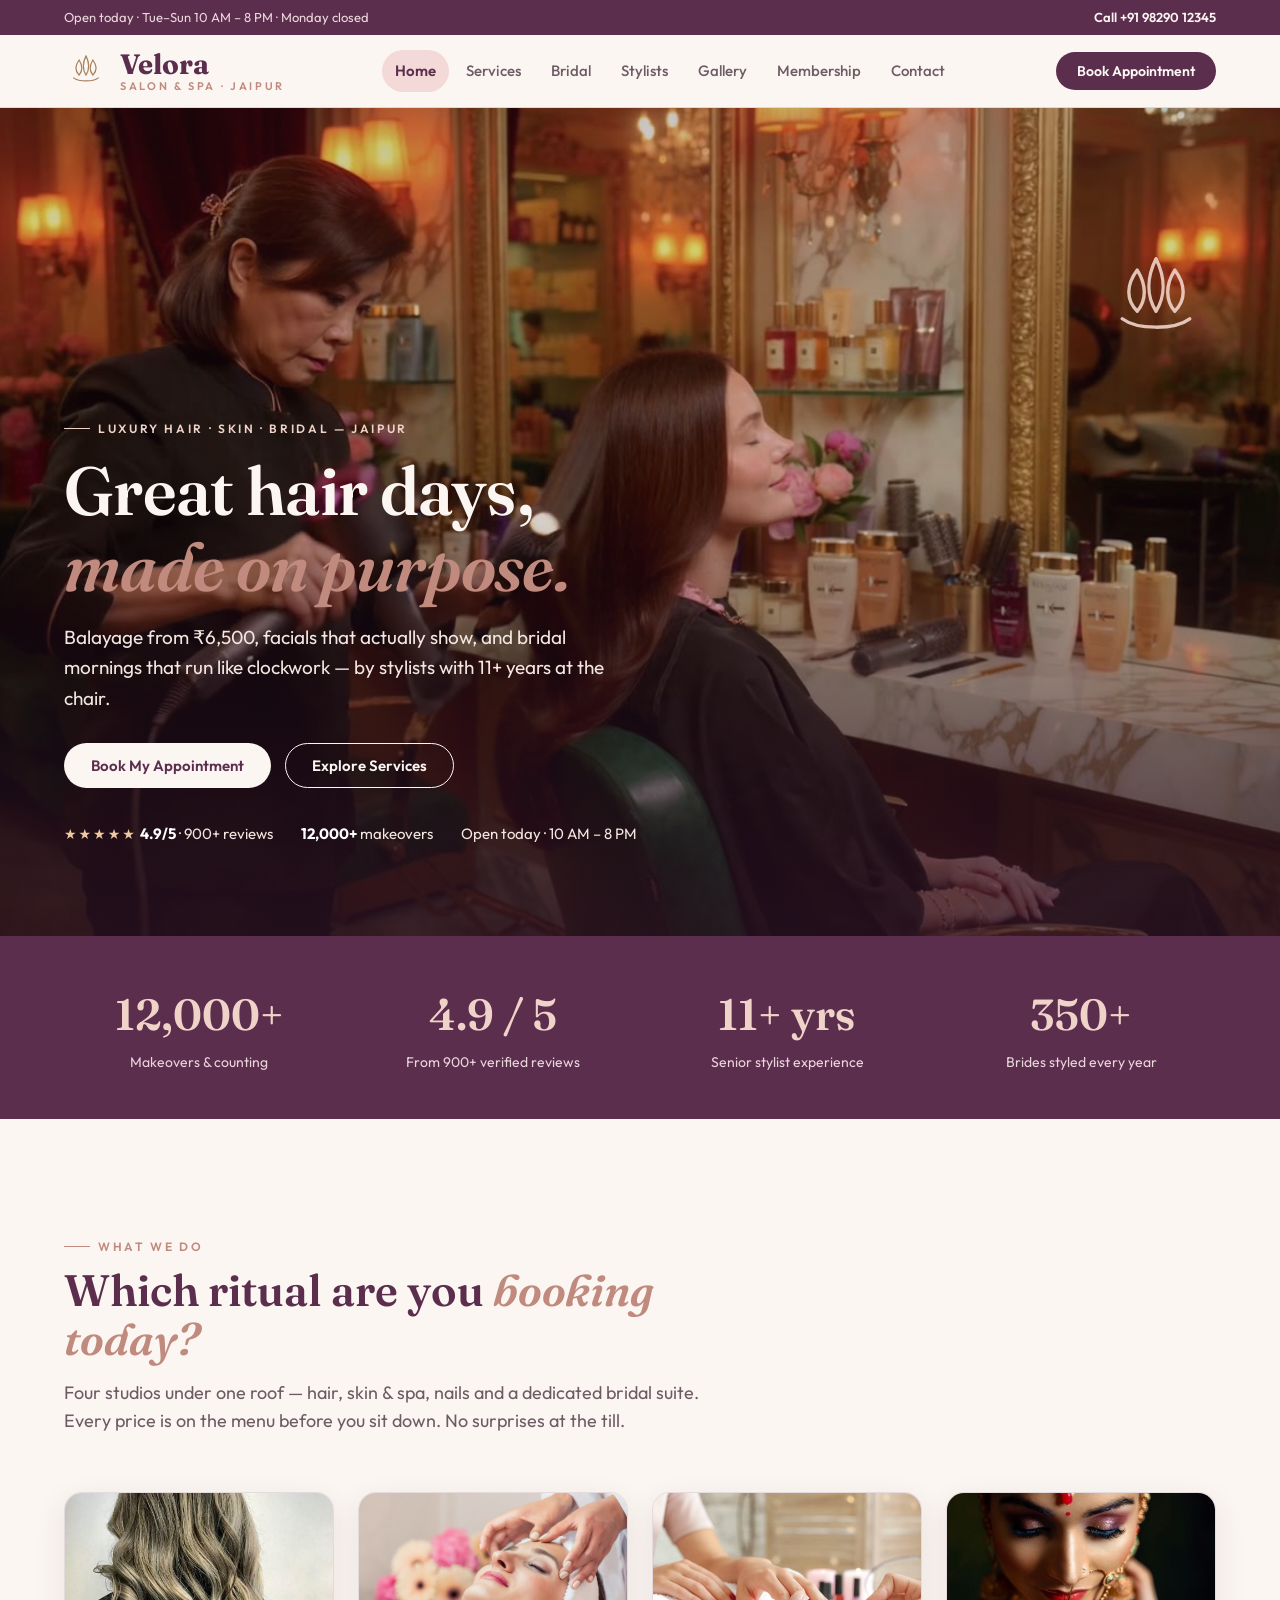
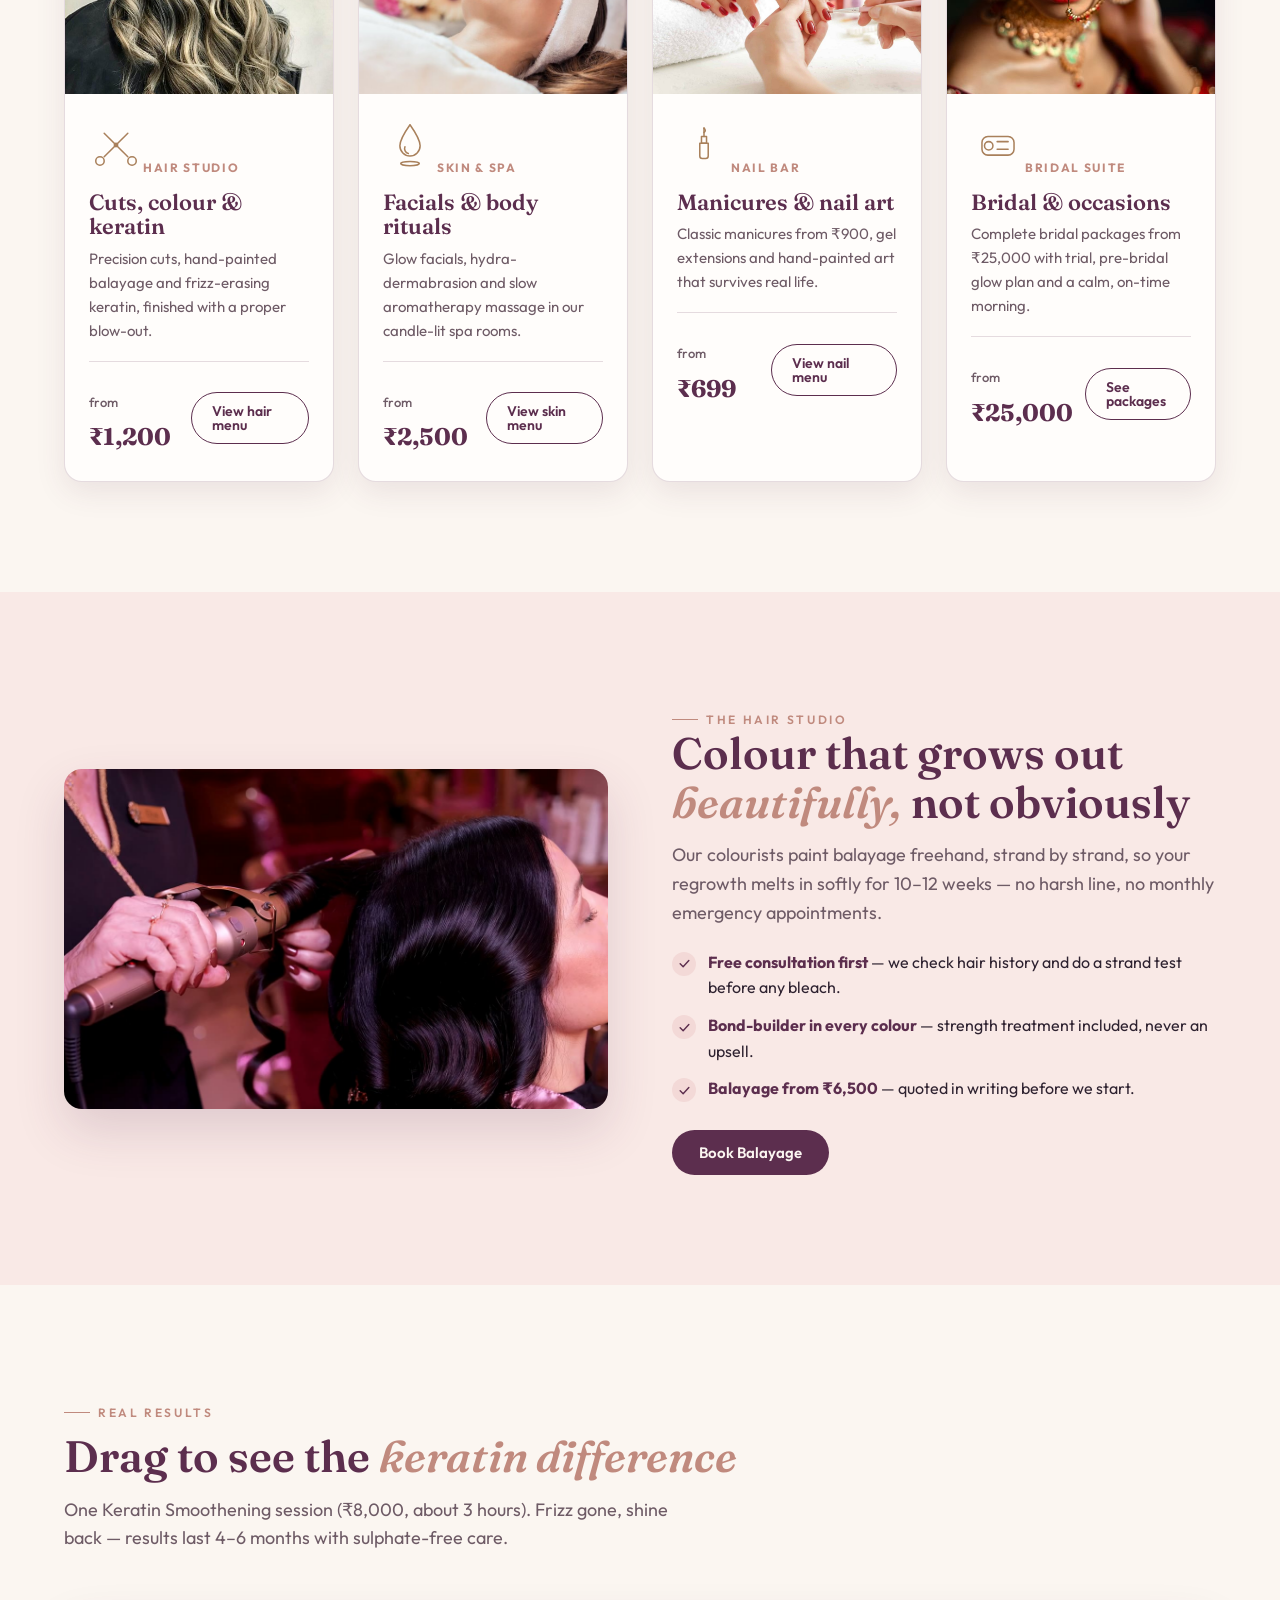
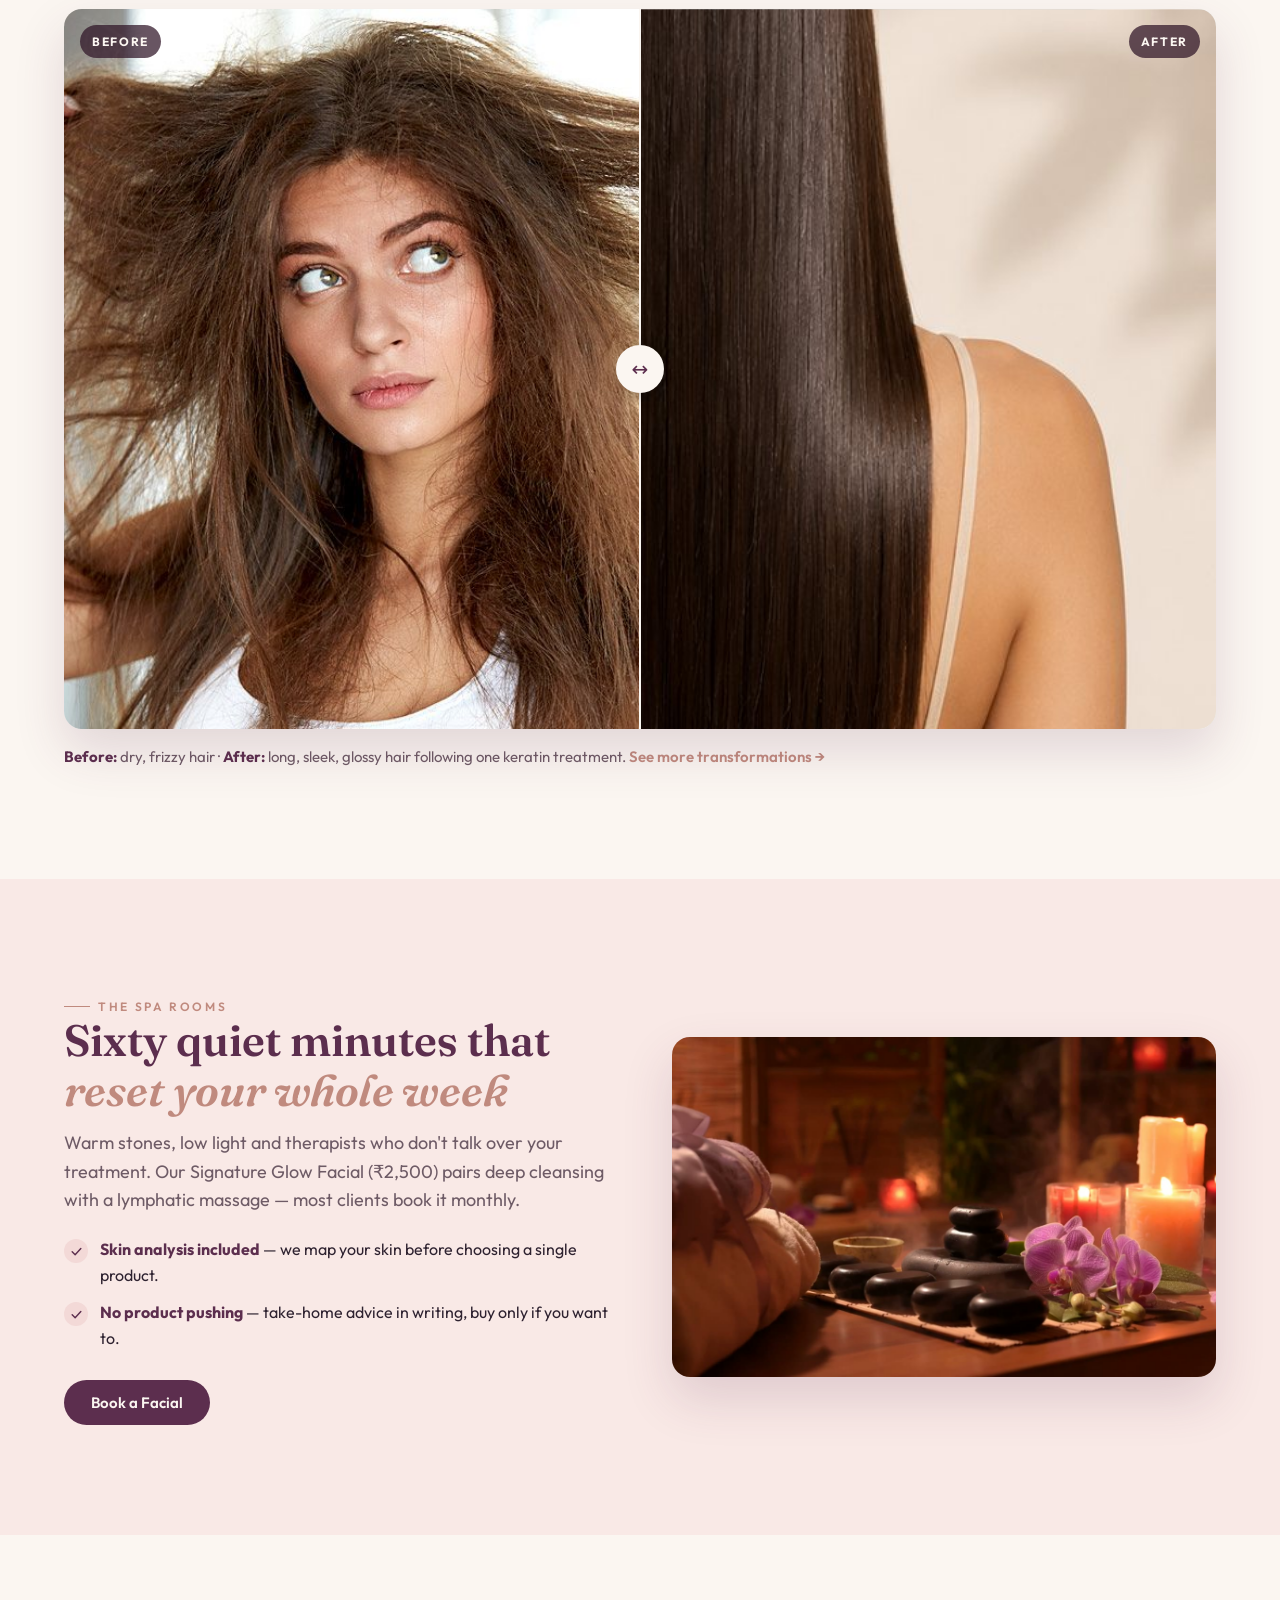
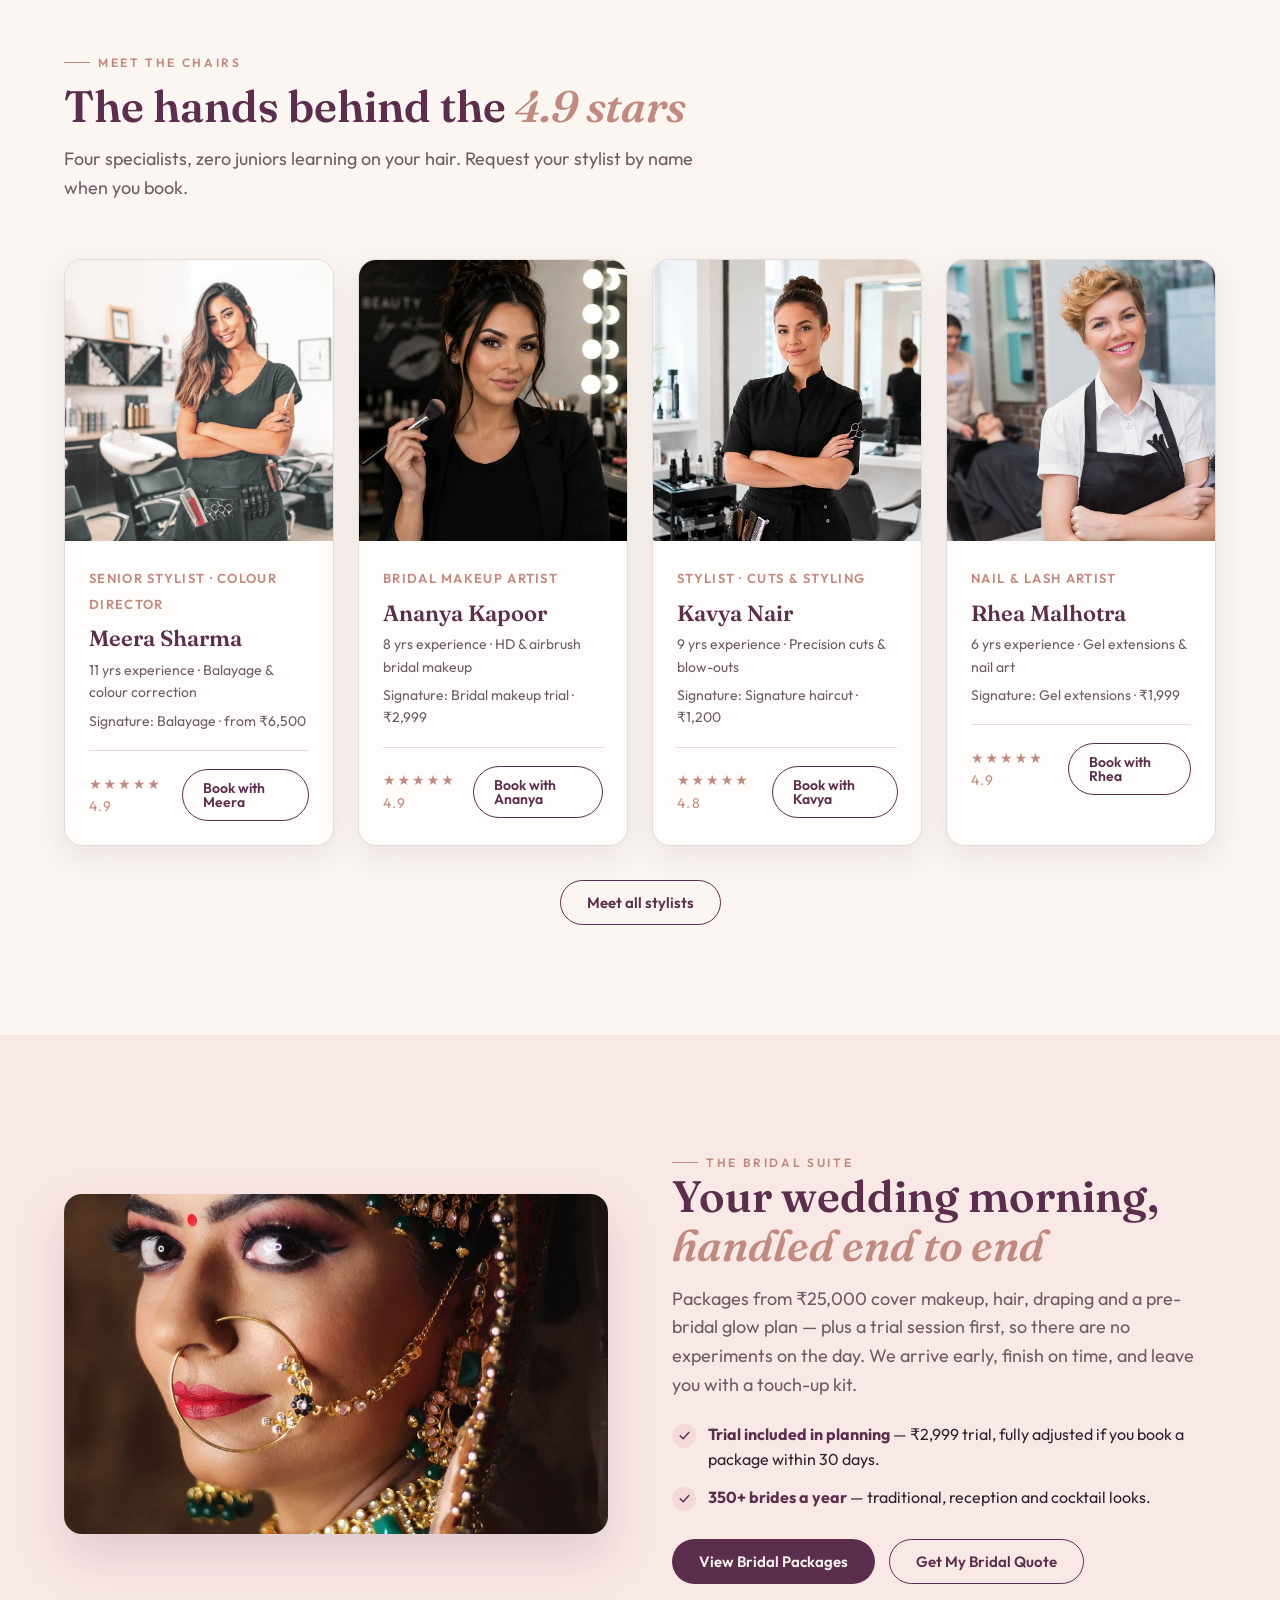
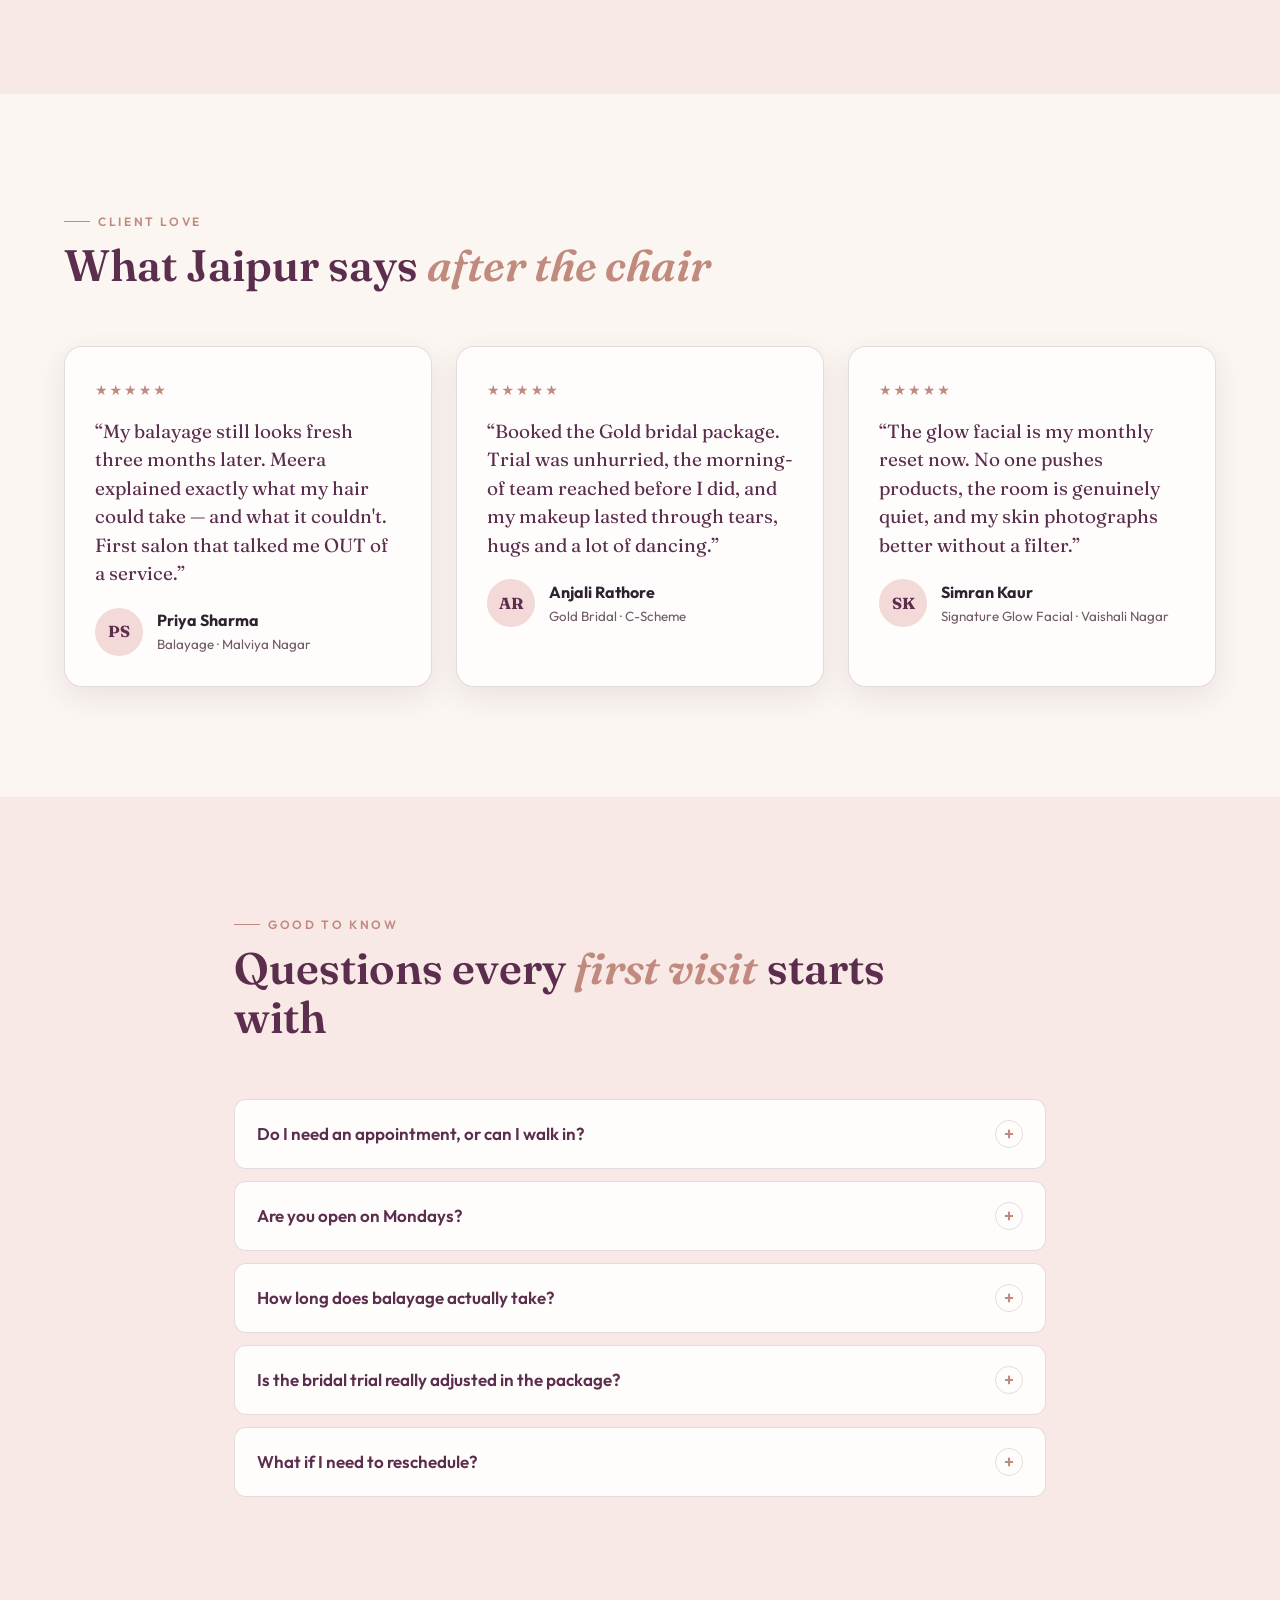
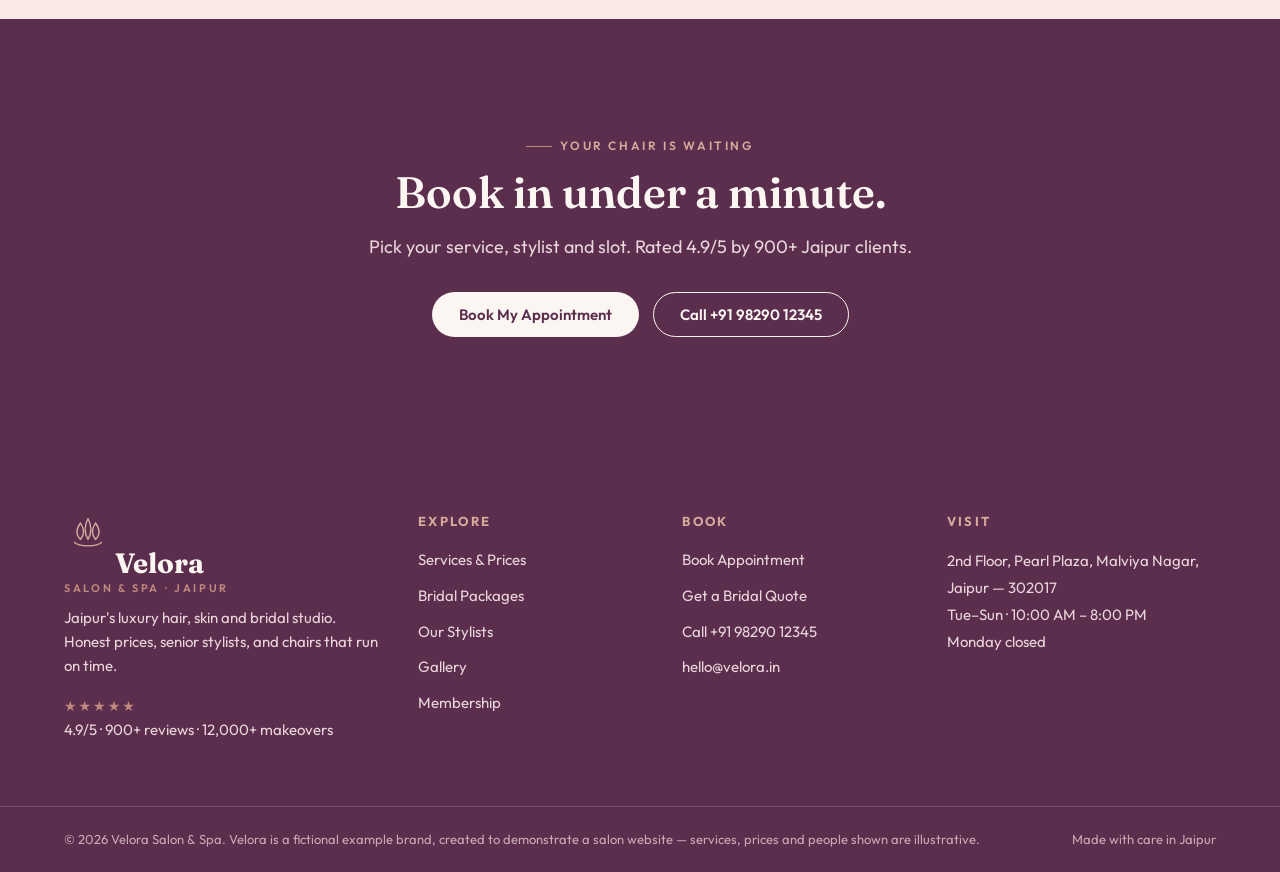
<file: index.html>
<!DOCTYPE html>
<html lang="en">
<head>
<meta charset="UTF-8">
<meta name="viewport" content="width=device-width, initial-scale=1.0">
<title>Velora Salon & Spa — Luxury Hair, Skin & Bridal Studio, Jaipur</title>
<meta name="description" content="Velora Salon & Spa, Jaipur — balayage from ₹6,500, signature facials, keratin and bridal packages from ₹25,000. Rated 4.9/5 from 900+ reviews. Book your appointment.">
<link rel="preconnect" href="https://fonts.googleapis.com">
<link rel="preconnect" href="https://fonts.gstatic.com" crossorigin>
<link href="https://fonts.googleapis.com/css2?family=Fraunces:ital,opsz,wght@0,9..144,500;0,9..144,600;0,9..144,700;1,9..144,500&family=Outfit:wght@400;500;600;700&display=swap" rel="stylesheet">
<link rel="stylesheet" href="assets/css/style.css">
<link rel="icon" href="assets/img/poster-hero.jpg">
<script type="application/ld+json">
{"@context":"https://schema.org","@type":"BeautySalon","name":"Velora Salon & Spa","description":"Luxury hair, skin and bridal studio in Jaipur — balayage from ₹6,500, signature facials, keratin and bridal packages from ₹25,000.","address":{"@type":"PostalAddress","streetAddress":"2nd Floor, Pearl Plaza, Malviya Nagar","addressLocality":"Jaipur","postalCode":"302017","addressCountry":"IN"},"telephone":"+91-98290-12345","priceRange":"₹₹","aggregateRating":{"@type":"AggregateRating","ratingValue":"4.9","reviewCount":"900"}}
</script>
</head>
<body data-page="home">
<header class="site-header">
  <div class="topbar"><div class="wrap topbar-in">
    <span>Open today · Tue–Sun 10 AM – 8 PM · Monday closed</span>
    <a href="tel:+919829012345">Call +91 98290 12345</a>
  </div></div>
  <div class="wrap nav-row">
    <a class="brand" href="index.html" aria-label="Velora Salon and Spa — home">
      <svg class="icon draw" viewBox="0 0 64 64" aria-hidden="true"><path pathLength="1" style="--d:.0s" d="M32 10 C27 20 27 30 32 38 C37 30 37 20 32 10 Z"/><path pathLength="1" style="--d:.15s" d="M22 16 C16 24 16 32 22 38 C27 32 27 24 22 16 Z"/><path pathLength="1" style="--d:.3s" d="M42 16 C48 24 48 32 42 38 C37 32 37 24 42 16 Z"/><path pathLength="1" style="--d:.45s" d="M14 42 C22 48 42 48 50 42"/></svg>
      <span class="brand-name">Velora<small>Salon &amp; Spa · Jaipur</small></span>
    </a>
    <nav class="main-nav" id="mainNav" aria-label="Main navigation"><a href="index.html" data-nav="home">Home</a><a href="services.html" data-nav="services">Services</a><a href="bridal.html" data-nav="bridal">Bridal</a><a href="stylists.html" data-nav="stylists">Stylists</a><a href="gallery.html" data-nav="gallery">Gallery</a><a href="membership.html" data-nav="membership">Membership</a><a href="contact.html" data-nav="contact">Contact</a></nav>
    <div class="nav-cta">
      <a class="btn btn-primary btn-sm magnetic" href="booking.html">Book Appointment</a>
      <button class="menu-btn" id="menuBtn" aria-label="Open menu" aria-expanded="false"><span></span><span></span><span></span></button>
    </div>
  </div>
</header>
<main>

<section class="hero">
  <video class="hero-video" autoplay muted loop playsinline preload="metadata" poster="assets/img/poster-hero.jpg" src="assets/video/hero-salon.mp4"></video>
  <div class="hero-lotus icon-lotus-hero"><svg class="icon draw icon-lotus-hero" viewBox="0 0 64 64" aria-hidden="true"><path pathLength="1" style="--d:.0s" d="M32 10 C27 20 27 30 32 38 C37 30 37 20 32 10 Z"/><path pathLength="1" style="--d:.15s" d="M22 16 C16 24 16 32 22 38 C27 32 27 24 22 16 Z"/><path pathLength="1" style="--d:.3s" d="M42 16 C48 24 48 32 42 38 C37 32 37 24 42 16 Z"/><path pathLength="1" style="--d:.45s" d="M14 42 C22 48 42 48 50 42"/></svg></div>
  <div class="hero-in">
    <span class="eyebrow">Luxury hair · skin · bridal — Jaipur</span>
    <h1>Great hair days, <em>made on purpose.</em></h1>
    <p class="hero-sub">Balayage from ₹6,500, facials that actually show, and bridal mornings that run like clockwork — by stylists with 11+ years at the chair.</p>
    <div class="hero-cta">
      <a class="btn btn-light magnetic" href="booking.html">Book My Appointment</a>
      <a class="btn btn-ghost magnetic" href="services.html" style="border-color:#FBF6F1;color:#FBF6F1">Explore Services</a>
    </div>
    <div class="hero-trust">
      <span><span class="stars">★★★★★</span> <b>4.9/5</b> · 900+ reviews</span>
      <span><b>12,000+</b> makeovers</span>
      <span>Open today · 10 AM – 8 PM</span>
    </div>
  </div>
</section>

<section class="stats"><div class="wrap stats-grid">
  <div class="stat rv"><b>12,000+</b><span>Makeovers &amp; counting</span></div>
  <div class="stat rv rv-d1"><b>4.9 / 5</b><span>From 900+ verified reviews</span></div>
  <div class="stat rv rv-d2"><b>11+ yrs</b><span>Senior stylist experience</span></div>
  <div class="stat rv rv-d3"><b>350+</b><span>Brides styled every year</span></div>
</div></section>

<section><div class="wrap">
  <div class="sec-head rv"><span class="eyebrow">What we do</span><h2>Which ritual are you <em>booking today?</em></h2>
  <p class="lede">Four studios under one roof — hair, skin &amp; spa, nails and a dedicated bridal suite. Every price is on the menu before you sit down. No surprises at the till.</p></div>
  <div class="grid grid-4"><article class="card rv rv-d0">
  <div class="ph"><img src="assets/img/card-hair-balayage.jpg" alt="Freshly styled balayage hair with soft caramel waves" loading="lazy"></div>
  <div class="card-body"><svg class="icon icon-scissors draw" viewBox="0 0 64 64" aria-hidden="true"><path class="blade-a" pathLength="1" style="--d:.0s" d="M18 46 L46 18"/><path class="blade-b" pathLength="1" style="--d:.15s" d="M46 46 L18 18"/><circle pathLength="1" style="--d:.3s" cx="13" cy="51" r="5"/><circle pathLength="1" style="--d:.4s" cx="51" cy="51" r="5"/><circle class="pivot" pathLength="1" style="--d:.5s" cx="32" cy="32" r="2"/></svg><span class="tag">Hair Studio</span><h3>Cuts, colour & keratin</h3><p>Precision cuts, hand-painted balayage and frizz-erasing keratin, finished with a proper blow-out.</p>
  <div class="foot"><span class="price"><small>from</small> ₹1,200</span><a class="btn btn-ghost btn-sm" href="services.html">View hair menu</a></div></div>
</article><article class="card rv rv-d1">
  <div class="ph"><img src="assets/img/card-facial.jpg" alt="Client relaxing during a signature glow facial" loading="lazy"></div>
  <div class="card-body"><svg class="icon icon-drop draw" viewBox="0 0 64 64" aria-hidden="true"><path pathLength="1" style="--d:.0s" d="M32 8 C32 8 20 25 20 33 a12 12 0 0 0 24 0 C44 25 32 8 32 8 Z"/><path pathLength="1" style="--d:.2s" d="M26 34 a6 6 0 0 0 4 8"/><ellipse class="ripple" pathLength="1" style="--d:.35s" cx="32" cy="54" rx="11" ry="2.5"/></svg><span class="tag">Skin & Spa</span><h3>Facials & body rituals</h3><p>Glow facials, hydra-dermabrasion and slow aromatherapy massage in our candle-lit spa rooms.</p>
  <div class="foot"><span class="price"><small>from</small> ₹2,500</span><a class="btn btn-ghost btn-sm" href="services.html">View skin menu</a></div></div>
</article><article class="card rv rv-d2">
  <div class="ph"><img src="assets/img/card-nails.jpg" alt="Manicurist applying polish during a nail appointment" loading="lazy"></div>
  <div class="card-body"><svg class="icon draw" viewBox="0 0 64 64" aria-hidden="true"><path pathLength="1" style="--d:.0s" d="M27 30 h10 v15 a3 3 0 0 1 -3 3 h-4 a3 3 0 0 1 -3 -3 z"/><path pathLength="1" style="--d:.15s" d="M29 22 h6 v8 h-6 z"/><path pathLength="1" style="--d:.3s" d="M32 22 V12"/><path pathLength="1" style="--d:.4s" d="M32 12 c2 2 2 4 0 5"/></svg><span class="tag">Nail Bar</span><h3>Manicures & nail art</h3><p>Classic manicures from ₹900, gel extensions and hand-painted art that survives real life.</p>
  <div class="foot"><span class="price"><small>from</small> ₹699</span><a class="btn btn-ghost btn-sm" href="services.html">View nail menu</a></div></div>
</article><article class="card rv rv-d3">
  <div class="ph"><img src="assets/img/card-bridal.jpg" alt="Indian bride in traditional jewellery after her bridal makeup" loading="lazy"></div>
  <div class="card-body"><svg class="icon icon-towel draw" viewBox="0 0 64 64" aria-hidden="true"><rect pathLength="1" style="--d:.0s" x="13" y="22" width="38" height="22" rx="7"/><circle class="towel-roll" pathLength="1" style="--d:.2s" cx="21" cy="33" r="5"/><path pathLength="1" style="--d:.35s" d="M31 28 h13"/><path pathLength="1" style="--d:.45s" d="M31 37 h13"/></svg><span class="tag">Bridal Suite</span><h3>Bridal & occasions</h3><p>Complete bridal packages from ₹25,000 with trial, pre-bridal glow plan and a calm, on-time morning.</p>
  <div class="foot"><span class="price"><small>from</small> ₹25,000</span><a class="btn btn-ghost btn-sm" href="bridal.html">See packages</a></div></div>
</article></div>
</div></section>

<section class="blush-bg"><div class="wrap split">
  <div class="media rv"><video autoplay muted loop playsinline preload="metadata" poster="assets/img/poster-hair.jpg" src="assets/video/hair-styling.mp4"></video></div>
  <div class="rv rv-d1">
    <span class="eyebrow">The hair studio</span>
    <h2>Colour that grows out <em>beautifully,</em> not obviously</h2>
    <p class="lede" style="margin-top:14px">Our colourists paint balayage freehand, strand by strand, so your regrowth melts in softly for 10–12 weeks — no harsh line, no monthly emergency appointments.</p>
    <ul class="check-list">
      <li><span class="tick"><svg viewBox="0 0 24 24"><path d="M4 12.5 L9.5 18 L20 6.5"/></svg></span><span><b>Free consultation first</b> — we check hair history and do a strand test before any bleach.</span></li>
      <li><span class="tick"><svg viewBox="0 0 24 24"><path d="M4 12.5 L9.5 18 L20 6.5"/></svg></span><span><b>Bond-builder in every colour</b> — strength treatment included, never an upsell.</span></li>
      <li><span class="tick"><svg viewBox="0 0 24 24"><path d="M4 12.5 L9.5 18 L20 6.5"/></svg></span><span><b>Balayage from ₹6,500</b> — quoted in writing before we start.</span></li>
    </ul>
    <a class="btn btn-primary magnetic" href="booking.html?service=Balayage%20%26%20Global%20Colour">Book Balayage</a>
  </div>
</div></section>

<section><div class="wrap">
  <div class="sec-head rv"><span class="eyebrow">Real results</span><h2>Drag to see the <em>keratin difference</em></h2>
  <p class="lede">One Keratin Smoothening session (₹8,000, about 3 hours). Frizz gone, shine back — results last 4–6 months with sulphate-free care.</p></div>
  <div class="ba rv" data-ba tabindex="0" role="slider" aria-label="Before and after comparison slider" aria-valuemin="0" aria-valuemax="100" aria-valuenow="50" data-cursor="Drag">
  <img src="assets/img/keratin-before.jpg" alt="Before: dry, frizzy hair before a keratin treatment" loading="lazy">
  <img class="ba-after" src="assets/img/keratin-after.jpg" alt="After: long, sleek, glossy hair following a keratin treatment" loading="lazy">
  <span class="ba-label l">Before</span><span class="ba-label r">After</span>
  <span class="ba-handle"></span><span class="ba-knob">↔</span>
</div>
  <p class="ba-note rv"><b>Before:</b> dry, frizzy hair · <b>After:</b> long, sleek, glossy hair following one keratin treatment. <a href="gallery.html" style="color:var(--rose);font-weight:600">See more transformations →</a></p>
</div></section>

<section class="blush-bg"><div class="wrap split">
  <div class="rv">
    <span class="eyebrow">The spa rooms</span>
    <h2>Sixty quiet minutes that <em>reset your whole week</em></h2>
    <p class="lede" style="margin-top:14px">Warm stones, low light and therapists who don't talk over your treatment. Our Signature Glow Facial (₹2,500) pairs deep cleansing with a lymphatic massage — most clients book it monthly.</p>
    <ul class="check-list">
      <li><span class="tick"><svg viewBox="0 0 24 24"><path d="M4 12.5 L9.5 18 L20 6.5"/></svg></span><span><b>Skin analysis included</b> — we map your skin before choosing a single product.</span></li>
      <li><span class="tick"><svg viewBox="0 0 24 24"><path d="M4 12.5 L9.5 18 L20 6.5"/></svg></span><span><b>No product pushing</b> — take-home advice in writing, buy only if you want to.</span></li>
    </ul>
    <div style="display:flex;gap:18px;align-items:center;flex-wrap:wrap">
      <a class="btn btn-primary magnetic" href="booking.html?service=Signature%20Glow%20Facial">Book a Facial</a>
      <span style="display:flex;gap:10px"><svg class="icon icon-candle draw" viewBox="0 0 64 64" aria-hidden="true"><path class="flame" pathLength="1" style="--d:.0s" d="M32 8 C35.5 12 35.5 16 32 18.5 C28.5 16 28.5 12 32 8 Z"/><path pathLength="1" style="--d:.15s" d="M32 22 V27"/><path pathLength="1" style="--d:.3s" d="M25 27 h14 v21 a3 3 0 0 1 -3 3 h-8 a3 3 0 0 1 -3 -3 z"/><path pathLength="1" style="--d:.45s" d="M21 55 h22"/></svg> <svg class="icon draw" viewBox="0 0 64 64" aria-hidden="true"><ellipse class="stone-mid" pathLength="1" style="--d:.0s" cx="32" cy="46" rx="17" ry="6"/><ellipse pathLength="1" style="--d:.2s" cx="32" cy="35" rx="12" ry="5"/><ellipse pathLength="1" style="--d:.4s" cx="32" cy="26" rx="8" ry="4.5"/></svg></span>
    </div>
  </div>
  <div class="media rv rv-d1"><video autoplay muted loop playsinline preload="metadata" poster="assets/img/poster-spa.jpg" src="assets/video/spa-ambience.mp4"></video></div>
</div></section>

<section><div class="wrap">
  <div class="sec-head rv"><span class="eyebrow">Meet the chairs</span><h2>The hands behind the <em>4.9 stars</em></h2>
  <p class="lede">Four specialists, zero juniors learning on your hair. Request your stylist by name when you book.</p></div>
  <div class="grid grid-4"><article class="card stylist rv rv-d0">
  <div class="ph"><img src="assets/img/stylist-meera.jpg" alt="Meera Sharma, senior stylist, holding her scissors in the salon" loading="lazy"></div>
  <div class="card-body">
    <span class="role">Senior Stylist · Colour Director</span>
    <h3>Meera Sharma</h3>
    <p class="meta">11 yrs experience · Balayage & colour correction</p>
    <p class="meta">Signature: Balayage · from ₹6,500</p>
    <div class="foot"><span class="stars">★★★★★ 4.9</span><a class="btn btn-ghost btn-sm" href="booking.html?stylist=Meera%20Sharma">Book with Meera</a></div>
  </div>
</article><article class="card stylist rv rv-d1">
  <div class="ph"><img src="assets/img/stylist-ananya.jpg" alt="Ananya Kapoor, bridal makeup artist, holding a makeup brush" loading="lazy"></div>
  <div class="card-body">
    <span class="role">Bridal Makeup Artist</span>
    <h3>Ananya Kapoor</h3>
    <p class="meta">8 yrs experience · HD & airbrush bridal makeup</p>
    <p class="meta">Signature: Bridal makeup trial · ₹2,999</p>
    <div class="foot"><span class="stars">★★★★★ 4.9</span><a class="btn btn-ghost btn-sm" href="booking.html?stylist=Ananya%20Kapoor">Book with Ananya</a></div>
  </div>
</article><article class="card stylist rv rv-d2">
  <div class="ph"><img src="assets/img/stylist-kavya.jpg" alt="Kavya Nair, stylist, standing with her tool apron in the studio" loading="lazy"></div>
  <div class="card-body">
    <span class="role">Stylist · Cuts & Styling</span>
    <h3>Kavya Nair</h3>
    <p class="meta">9 yrs experience · Precision cuts & blow-outs</p>
    <p class="meta">Signature: Signature haircut · ₹1,200</p>
    <div class="foot"><span class="stars">★★★★★ 4.8</span><a class="btn btn-ghost btn-sm" href="booking.html?stylist=Kavya%20Nair">Book with Kavya</a></div>
  </div>
</article><article class="card stylist rv rv-d3">
  <div class="ph"><img src="assets/img/stylist-rhea.jpg" alt="Rhea Malhotra, nail artist, smiling beside a styling chair" loading="lazy"></div>
  <div class="card-body">
    <span class="role">Nail & Lash Artist</span>
    <h3>Rhea Malhotra</h3>
    <p class="meta">6 yrs experience · Gel extensions & nail art</p>
    <p class="meta">Signature: Gel extensions · ₹1,999</p>
    <div class="foot"><span class="stars">★★★★★ 4.9</span><a class="btn btn-ghost btn-sm" href="booking.html?stylist=Rhea%20Malhotra">Book with Rhea</a></div>
  </div>
</article></div>
  <p class="rv" style="text-align:center;margin-top:34px"><a class="btn btn-ghost magnetic" href="stylists.html">Meet all stylists</a></p>
</div></section>

<section class="blush-bg"><div class="wrap split">
  <div class="media rv"><img src="assets/img/bride-red-gold.jpg" alt="Velora bride in red and gold with traditional jewellery" loading="lazy"></div>
  <div class="rv rv-d1">
    <span class="eyebrow">The bridal suite</span>
    <h2>Your wedding morning, <em>handled end to end</em></h2>
    <p class="lede" style="margin-top:14px">Packages from ₹25,000 cover makeup, hair, draping and a pre-bridal glow plan — plus a trial session first, so there are no experiments on the day. We arrive early, finish on time, and leave you with a touch-up kit.</p>
    <ul class="check-list">
      <li><span class="tick"><svg viewBox="0 0 24 24"><path d="M4 12.5 L9.5 18 L20 6.5"/></svg></span><span><b>Trial included in planning</b> — ₹2,999 trial, fully adjusted if you book a package within 30 days.</span></li>
      <li><span class="tick"><svg viewBox="0 0 24 24"><path d="M4 12.5 L9.5 18 L20 6.5"/></svg></span><span><b>350+ brides a year</b> — traditional, reception and cocktail looks.</span></li>
    </ul>
    <div style="display:flex;gap:14px;flex-wrap:wrap">
      <a class="btn btn-primary magnetic" href="bridal.html">View Bridal Packages</a>
      <a class="btn btn-ghost magnetic" href="bridal.html#quote">Get My Bridal Quote</a>
    </div>
  </div>
</div></section>

<section><div class="wrap">
  <div class="sec-head rv"><span class="eyebrow">Client love</span><h2>What Jaipur says <em>after the chair</em></h2></div>
  <div class="grid grid-3"><blockquote class="quote rv"><span class="stars">★★★★★</span><p>“My balayage still looks fresh three months later. Meera explained exactly what my hair could take — and what it couldn't. First salon that talked me OUT of a service.”</p>
  <footer><span class="avatar">PS</span><div><b>Priya Sharma</b><small>Balayage · Malviya Nagar</small></div></footer></blockquote><blockquote class="quote rv"><span class="stars">★★★★★</span><p>“Booked the Gold bridal package. Trial was unhurried, the morning-of team reached before I did, and my makeup lasted through tears, hugs and a lot of dancing.”</p>
  <footer><span class="avatar">AR</span><div><b>Anjali Rathore</b><small>Gold Bridal · C-Scheme</small></div></footer></blockquote><blockquote class="quote rv"><span class="stars">★★★★★</span><p>“The glow facial is my monthly reset now. No one pushes products, the room is genuinely quiet, and my skin photographs better without a filter.”</p>
  <footer><span class="avatar">SK</span><div><b>Simran Kaur</b><small>Signature Glow Facial · Vaishali Nagar</small></div></footer></blockquote></div>
</div></section>

<section class="blush-bg"><div class="wrap" style="max-width:860px">
  <div class="sec-head rv"><span class="eyebrow">Good to know</span><h2>Questions every <em>first visit</em> starts with</h2></div>
  <div class="faq-item rv"><button class="faq-q" type="button">Do I need an appointment, or can I walk in?<span class="plus">+</span></button><div class="faq-a"><p>Walk-ins are welcome Tuesday to Friday. On weekends the chairs fill up 2–3 days ahead, so booking is safer — it takes under a minute and you get a confirmation reference instantly.</p></div></div><div class="faq-item rv"><button class="faq-q" type="button">Are you open on Mondays?<span class="plus">+</span></button><div class="faq-a"><p>No — Mondays are our weekly off for training and deep-cleaning. We're open Tuesday to Sunday, 10 AM to 8 PM.</p></div></div><div class="faq-item rv"><button class="faq-q" type="button">How long does balayage actually take?<span class="plus">+</span></button><div class="faq-a"><p>Plan for 2.5–3 hours including consultation, strand test, painting, toning and the finish. Keratin takes about 3 hours. We'll always tell you the time before we begin, not after.</p></div></div><div class="faq-item rv"><button class="faq-q" type="button">Is the bridal trial really adjusted in the package?<span class="plus">+</span></button><div class="faq-a"><p>Yes. The trial costs ₹2,999, and if you book any bridal package within 30 days of the trial, the full amount comes off your package price.</p></div></div><div class="faq-item rv"><button class="faq-q" type="button">What if I need to reschedule?<span class="plus">+</span></button><div class="faq-a"><p>Life happens. Reschedule or cancel free of charge up to 4 hours before your slot — just call us on +91 98290 12345 with your booking reference.</p></div></div>
</div></section>

<section class="plum-bg cta-band"><div class="wrap rv">
  <span class="eyebrow" style="color:#D9A99B">Your chair is waiting</span>
  <h2>Book in under a minute.</h2>
  <p class="lede">Pick your service, stylist and slot. Rated 4.9/5 by 900+ Jaipur clients.</p>
  <div class="cta-actions">
    <a class="btn btn-light magnetic" href="booking.html">Book My Appointment</a>
    <a class="btn btn-ghost magnetic" href="tel:+919829012345" style="border-color:#FBF6F1;color:#FBF6F1">Call +91 98290 12345</a>
  </div>
</div></section>

</main>
<footer class="site-footer">
  <div class="wrap foot-grid">
    <div class="foot-brand">
      <svg class="icon draw" viewBox="0 0 64 64" aria-hidden="true"><path pathLength="1" style="--d:.0s" d="M32 10 C27 20 27 30 32 38 C37 30 37 20 32 10 Z"/><path pathLength="1" style="--d:.15s" d="M22 16 C16 24 16 32 22 38 C27 32 27 24 22 16 Z"/><path pathLength="1" style="--d:.3s" d="M42 16 C48 24 48 32 42 38 C37 32 37 24 42 16 Z"/><path pathLength="1" style="--d:.45s" d="M14 42 C22 48 42 48 50 42"/></svg>
      <span class="brand-name">Velora<small>Salon &amp; Spa · Jaipur</small></span>
      <p>Jaipur's luxury hair, skin and bridal studio. Honest prices, senior stylists, and chairs that run on time.</p>
      <p><span class="stars">★★★★★</span><br>4.9/5 · 900+ reviews · 12,000+ makeovers</p>
    </div>
    <div><h4>Explore</h4><ul>
      <li><a href="services.html">Services &amp; Prices</a></li>
      <li><a href="bridal.html">Bridal Packages</a></li>
      <li><a href="stylists.html">Our Stylists</a></li>
      <li><a href="gallery.html">Gallery</a></li>
      <li><a href="membership.html">Membership</a></li>
    </ul></div>
    <div><h4>Book</h4><ul>
      <li><a href="booking.html">Book Appointment</a></li>
      <li><a href="bridal.html">Get a Bridal Quote</a></li>
      <li><a href="tel:+919829012345">Call +91 98290 12345</a></li>
      <li><a href="mailto:hello@velora.in">hello@velora.in</a></li>
    </ul></div>
    <div class="visit"><h4>Visit</h4><p>
      2nd Floor, Pearl Plaza, Malviya Nagar,<br>Jaipur — 302017<br>
      Tue–Sun · 10:00 AM – 8:00 PM<br>Monday closed</p></div>
  </div>
  <div class="foot-base"><div class="wrap">
    <p>© 2026 Velora Salon &amp; Spa. Velora is a fictional example brand, created to demonstrate a salon website — services, prices and people shown are illustrative.</p>
    <p>Made with care in Jaipur</p>
  </div></div>
</footer>
<a class="sticky-book" href="booking.html">Book Appointment</a>
<div class="cursor-dot" id="cursorDot"></div><div class="cursor-ring" id="cursorRing"><span id="cursorLabel"></span></div>
<script src="assets/js/main.js"></script>
</body>
</html>
</file>
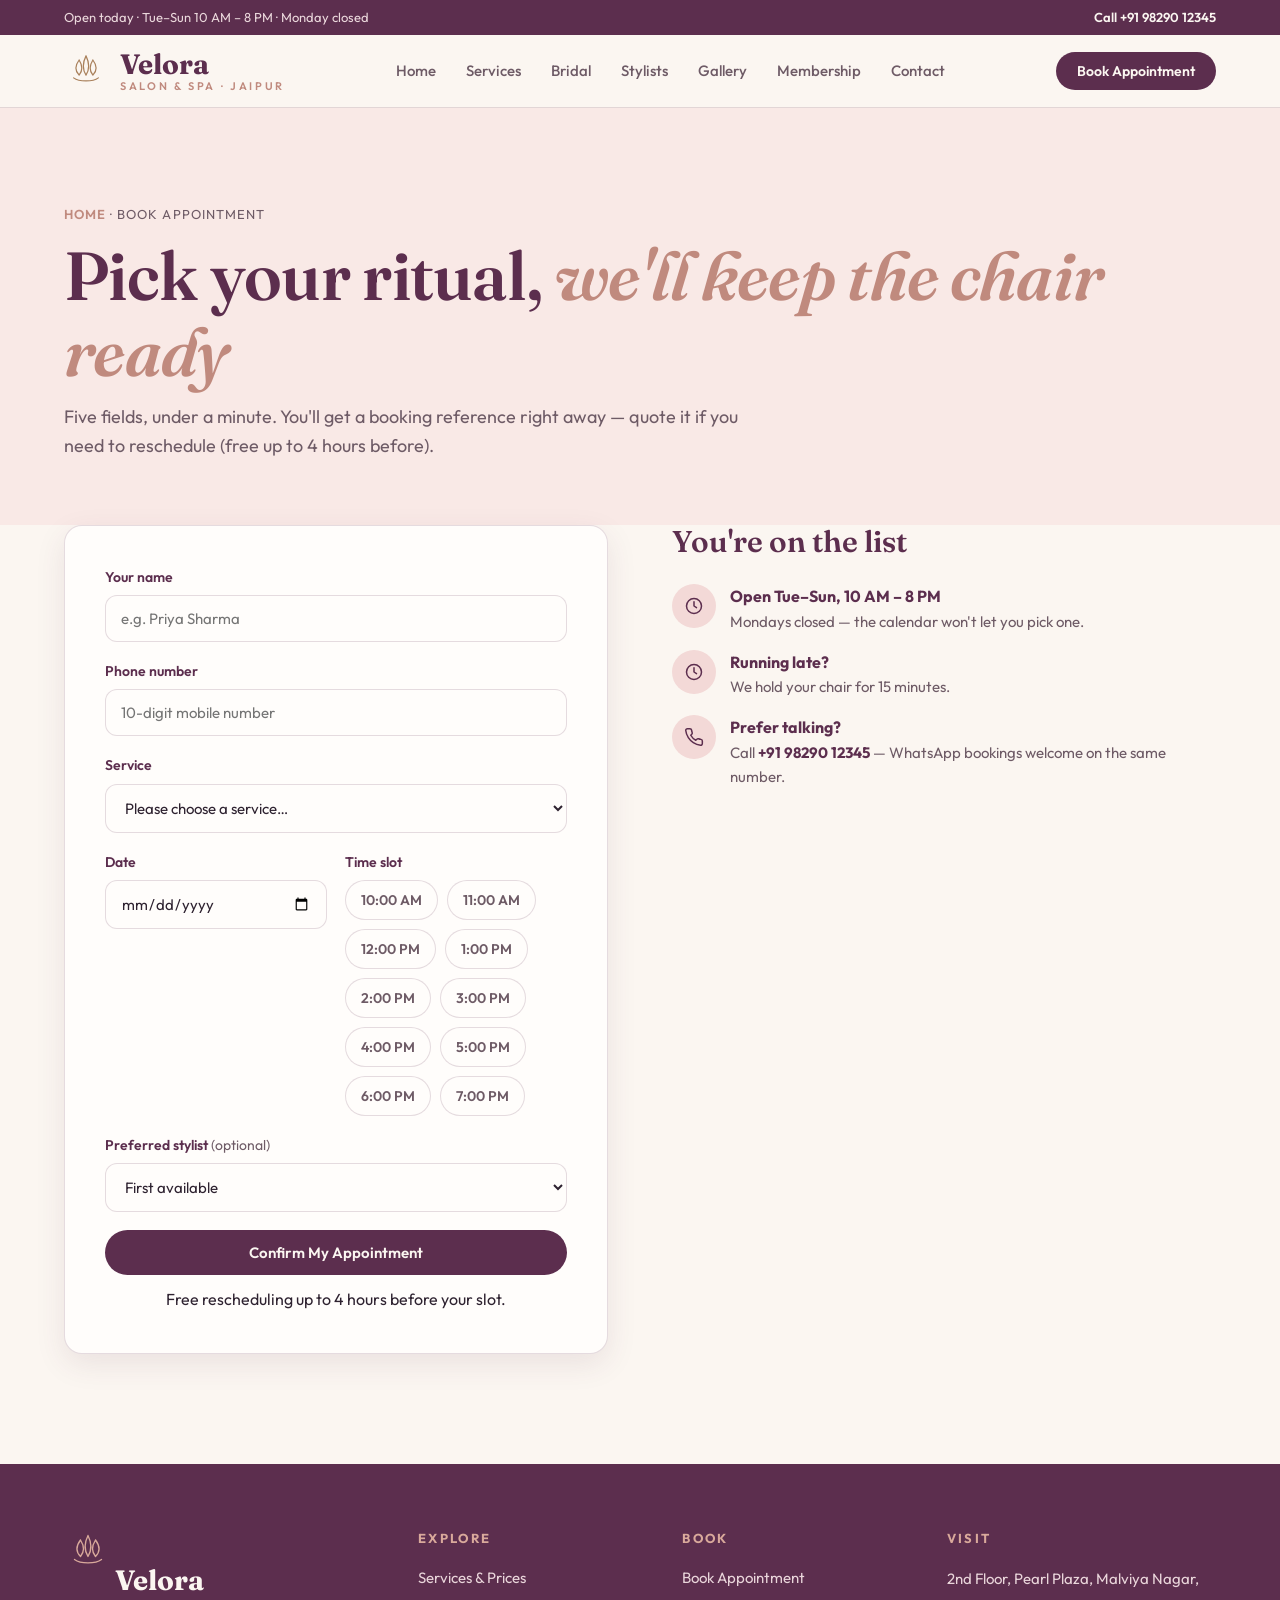
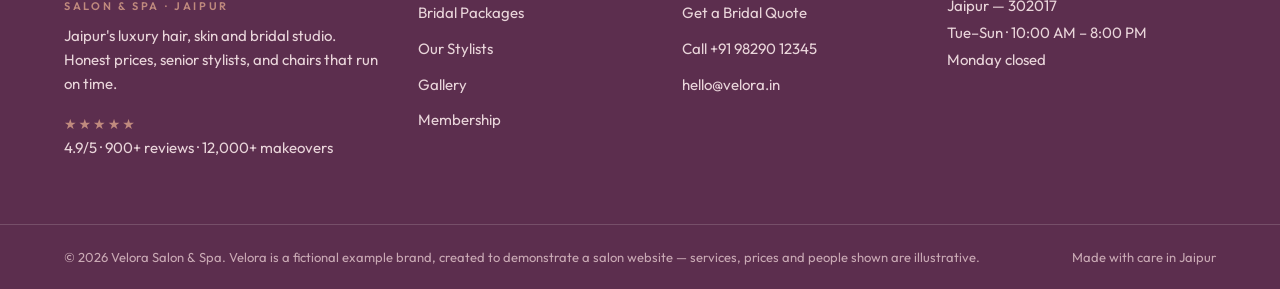
<file: booking.html>
<!DOCTYPE html>
<html lang="en">
<head>
<meta charset="UTF-8">
<meta name="viewport" content="width=device-width, initial-scale=1.0">
<title>Book Appointment — Velora Salon & Spa, Jaipur</title>
<meta name="description" content="Book your Velora appointment in under a minute — pick your service, stylist and slot, get a confirmation reference instantly. Tue–Sun, 10 AM – 8 PM.">
<link rel="preconnect" href="https://fonts.googleapis.com">
<link rel="preconnect" href="https://fonts.gstatic.com" crossorigin>
<link href="https://fonts.googleapis.com/css2?family=Fraunces:ital,opsz,wght@0,9..144,500;0,9..144,600;0,9..144,700;1,9..144,500&family=Outfit:wght@400;500;600;700&display=swap" rel="stylesheet">
<link rel="stylesheet" href="assets/css/style.css">
<link rel="icon" href="assets/img/poster-hero.jpg">

</head>
<body data-page="booking">
<header class="site-header">
  <div class="topbar"><div class="wrap topbar-in">
    <span>Open today · Tue–Sun 10 AM – 8 PM · Monday closed</span>
    <a href="tel:+919829012345">Call +91 98290 12345</a>
  </div></div>
  <div class="wrap nav-row">
    <a class="brand" href="index.html" aria-label="Velora Salon and Spa — home">
      <svg class="icon draw" viewBox="0 0 64 64" aria-hidden="true"><path pathLength="1" style="--d:.0s" d="M32 10 C27 20 27 30 32 38 C37 30 37 20 32 10 Z"/><path pathLength="1" style="--d:.15s" d="M22 16 C16 24 16 32 22 38 C27 32 27 24 22 16 Z"/><path pathLength="1" style="--d:.3s" d="M42 16 C48 24 48 32 42 38 C37 32 37 24 42 16 Z"/><path pathLength="1" style="--d:.45s" d="M14 42 C22 48 42 48 50 42"/></svg>
      <span class="brand-name">Velora<small>Salon &amp; Spa · Jaipur</small></span>
    </a>
    <nav class="main-nav" id="mainNav" aria-label="Main navigation"><a href="index.html" data-nav="home">Home</a><a href="services.html" data-nav="services">Services</a><a href="bridal.html" data-nav="bridal">Bridal</a><a href="stylists.html" data-nav="stylists">Stylists</a><a href="gallery.html" data-nav="gallery">Gallery</a><a href="membership.html" data-nav="membership">Membership</a><a href="contact.html" data-nav="contact">Contact</a></nav>
    <div class="nav-cta">
      <a class="btn btn-primary btn-sm magnetic" href="booking.html">Book Appointment</a>
      <button class="menu-btn" id="menuBtn" aria-label="Open menu" aria-expanded="false"><span></span><span></span><span></span></button>
    </div>
  </div>
</header>
<main>

<section class="page-hero"><div class="wrap">
  <p class="crumbs"><a href="index.html">Home</a> · Book Appointment</p>
  <h1>Pick your ritual, <em>we'll keep the chair ready</em></h1>
  <p class="lede">Five fields, under a minute. You'll get a booking reference right away — quote it if you need to reschedule (free up to 4 hours before).</p>
</div></section>
<section style="padding-top:0"><div class="wrap split" style="align-items:start">
  <div class="form-card rv">
    <form id="bookForm" novalidate>
      <div class="field" id="fName"><label for="bkName">Your name</label><input id="bkName" type="text" autocomplete="name" placeholder="e.g. Priya Sharma"><span class="err-msg">Please tell us your name.</span></div>
      <div class="field" id="fPhone"><label for="bkPhone">Phone number</label><input id="bkPhone" type="tel" inputmode="numeric" autocomplete="tel" placeholder="10-digit mobile number"><span class="err-msg">Enter a valid 10-digit mobile number.</span></div>
      <div class="field" id="fService"><label for="bkService">Service</label><select id="bkService"><option value="">Please choose a service…</option></select><span class="err-msg">Please choose a service.</span></div>
      <div class="field-row">
        <div class="field" id="fDate"><label for="bkDate">Date</label><input id="bkDate" type="date"><span class="err-msg">Please pick a date — we're closed on Mondays.</span></div>
        <div class="field" id="fSlot"><label>Time slot</label><div class="slots" id="bkSlots" role="group" aria-label="Time slots"></div><span class="err-msg">Please choose a time slot.</span></div>
      </div>
      <div class="field"><label for="bkStylist">Preferred stylist <span style="font-weight:400;color:var(--muted)">(optional)</span></label><select id="bkStylist">
        <option value="">First available</option><option value="Meera Sharma">Meera Sharma — Colour &amp; Balayage</option><option value="Ananya Kapoor">Ananya Kapoor — Bridal Makeup</option><option value="Kavya Nair">Kavya Nair — Cuts &amp; Styling</option><option value="Rhea Malhotra">Rhea Malhotra — Nails &amp; Lashes</option>
      </select></div>
      <button class="btn btn-primary btn-block magnetic" type="submit">Confirm My Appointment</button>
      <p class="hint" style="text-align:center;margin-top:12px">Free rescheduling up to 4 hours before your slot.</p>
    </form>
    <div class="confirm" id="bookConfirm">
      <div class="big-check"><svg viewBox="0 0 24 24"><path d="M4 12.5 L9.5 18 L20 6.5"/></svg></div>
      <h3>Appointment booked</h3>
      <div><span class="ref-code" id="cRef">VEL-APT-XXXX</span></div>
      <dl>
        <dt>Service</dt><dd id="cService">—</dd>
        <dt>When</dt><dd id="cWhen">—</dd>
        <dt>Stylist</dt><dd id="cStylist">—</dd>
        <dt>Price</dt><dd id="cPrice">—</dd>
      </dl>
      <p class="lede" style="margin:0 auto">We've saved your slot. Please arrive 5 minutes early — and quote your reference if you call us.</p>
      <button class="btn btn-ghost" id="bookAgain" type="button" style="margin-top:20px">Book another appointment</button>
    </div>
  </div>
  <div class="rv rv-d1">
    <h2 style="font-size:30px">You're on the list</h2>
    <ul class="info-list">
      <li><span class="ic"><svg viewBox="0 0 24 24"><circle cx="12" cy="12" r="9"/><path d="M12 7v5l3 2"/></svg></span><div><b>Open Tue–Sun, 10 AM – 8 PM</b><p>Mondays closed — the calendar won't let you pick one.</p></div></li>
      <li><span class="ic"><svg viewBox="0 0 24 24"><circle cx="12" cy="12" r="9"/><path d="M12 7v5l3 2"/></svg></span><div><b>Running late?</b><p>We hold your chair for 15 minutes.</p></div></li>
      <li><span class="ic"><svg viewBox="0 0 24 24"><path d="M22 16.9v3a2 2 0 0 1-2.2 2 19.8 19.8 0 0 1-8.6-3.1 19.5 19.5 0 0 1-6-6A19.8 19.8 0 0 1 2.1 4.2 2 2 0 0 1 4.1 2h3a2 2 0 0 1 2 1.7c.13.96.36 1.9.7 2.8a2 2 0 0 1-.45 2.1L8.1 9.9a16 16 0 0 0 6 6l1.3-1.3a2 2 0 0 1 2.1-.45c.9.34 1.84.57 2.8.7A2 2 0 0 1 22 16.9z"/></svg></span><div><b>Prefer talking?</b><p>Call <a href="tel:+919829012345" style="font-weight:700;color:var(--plum)">+91 98290 12345</a> — WhatsApp bookings welcome on the same number.</p></div></li>
    </ul>
  </div>
</div></section>
</main>
<footer class="site-footer">
  <div class="wrap foot-grid">
    <div class="foot-brand">
      <svg class="icon draw" viewBox="0 0 64 64" aria-hidden="true"><path pathLength="1" style="--d:.0s" d="M32 10 C27 20 27 30 32 38 C37 30 37 20 32 10 Z"/><path pathLength="1" style="--d:.15s" d="M22 16 C16 24 16 32 22 38 C27 32 27 24 22 16 Z"/><path pathLength="1" style="--d:.3s" d="M42 16 C48 24 48 32 42 38 C37 32 37 24 42 16 Z"/><path pathLength="1" style="--d:.45s" d="M14 42 C22 48 42 48 50 42"/></svg>
      <span class="brand-name">Velora<small>Salon &amp; Spa · Jaipur</small></span>
      <p>Jaipur's luxury hair, skin and bridal studio. Honest prices, senior stylists, and chairs that run on time.</p>
      <p><span class="stars">★★★★★</span><br>4.9/5 · 900+ reviews · 12,000+ makeovers</p>
    </div>
    <div><h4>Explore</h4><ul>
      <li><a href="services.html">Services &amp; Prices</a></li>
      <li><a href="bridal.html">Bridal Packages</a></li>
      <li><a href="stylists.html">Our Stylists</a></li>
      <li><a href="gallery.html">Gallery</a></li>
      <li><a href="membership.html">Membership</a></li>
    </ul></div>
    <div><h4>Book</h4><ul>
      <li><a href="booking.html">Book Appointment</a></li>
      <li><a href="bridal.html">Get a Bridal Quote</a></li>
      <li><a href="tel:+919829012345">Call +91 98290 12345</a></li>
      <li><a href="mailto:hello@velora.in">hello@velora.in</a></li>
    </ul></div>
    <div class="visit"><h4>Visit</h4><p>
      2nd Floor, Pearl Plaza, Malviya Nagar,<br>Jaipur — 302017<br>
      Tue–Sun · 10:00 AM – 8:00 PM<br>Monday closed</p></div>
  </div>
  <div class="foot-base"><div class="wrap">
    <p>© 2026 Velora Salon &amp; Spa. Velora is a fictional example brand, created to demonstrate a salon website — services, prices and people shown are illustrative.</p>
    <p>Made with care in Jaipur</p>
  </div></div>
</footer>
<a class="sticky-book" href="booking.html">Book Appointment</a>
<div class="cursor-dot" id="cursorDot"></div><div class="cursor-ring" id="cursorRing"><span id="cursorLabel"></span></div>
<script src="assets/js/main.js"></script>
</body>
</html>
</file>
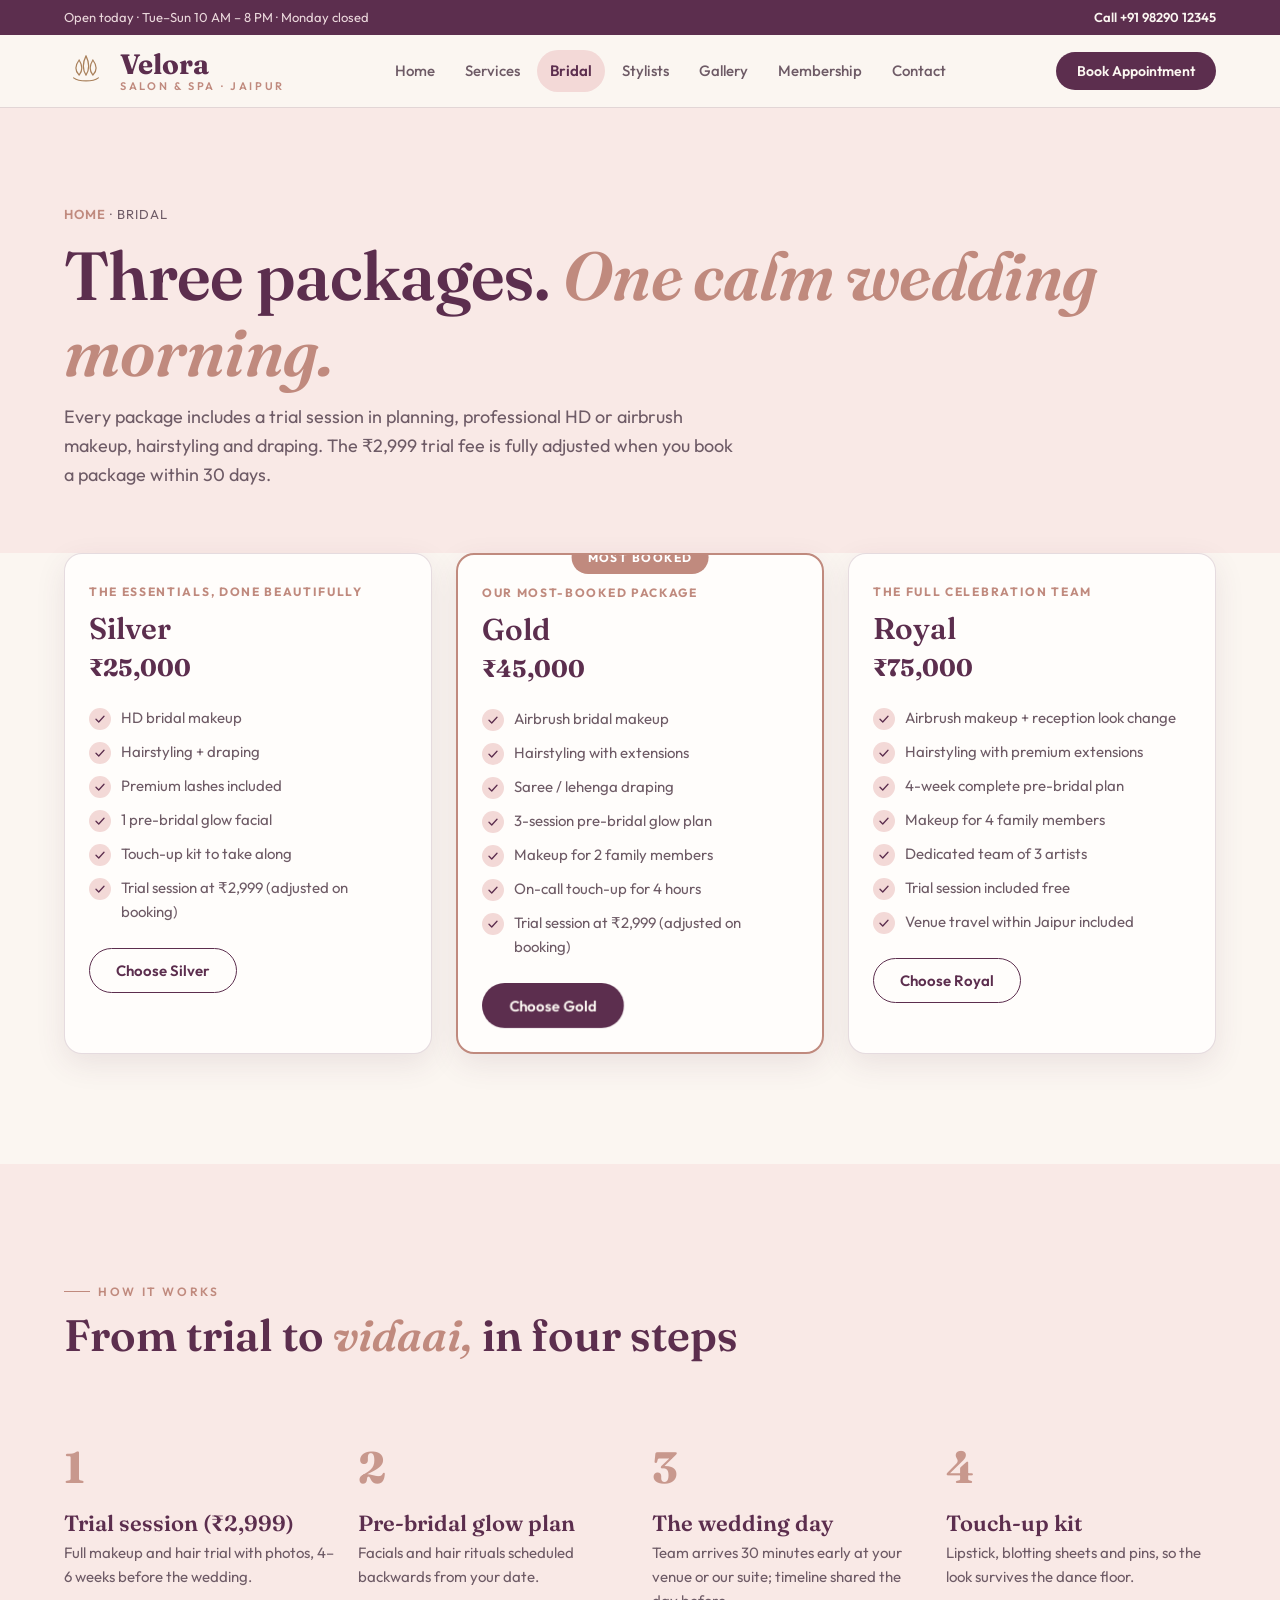
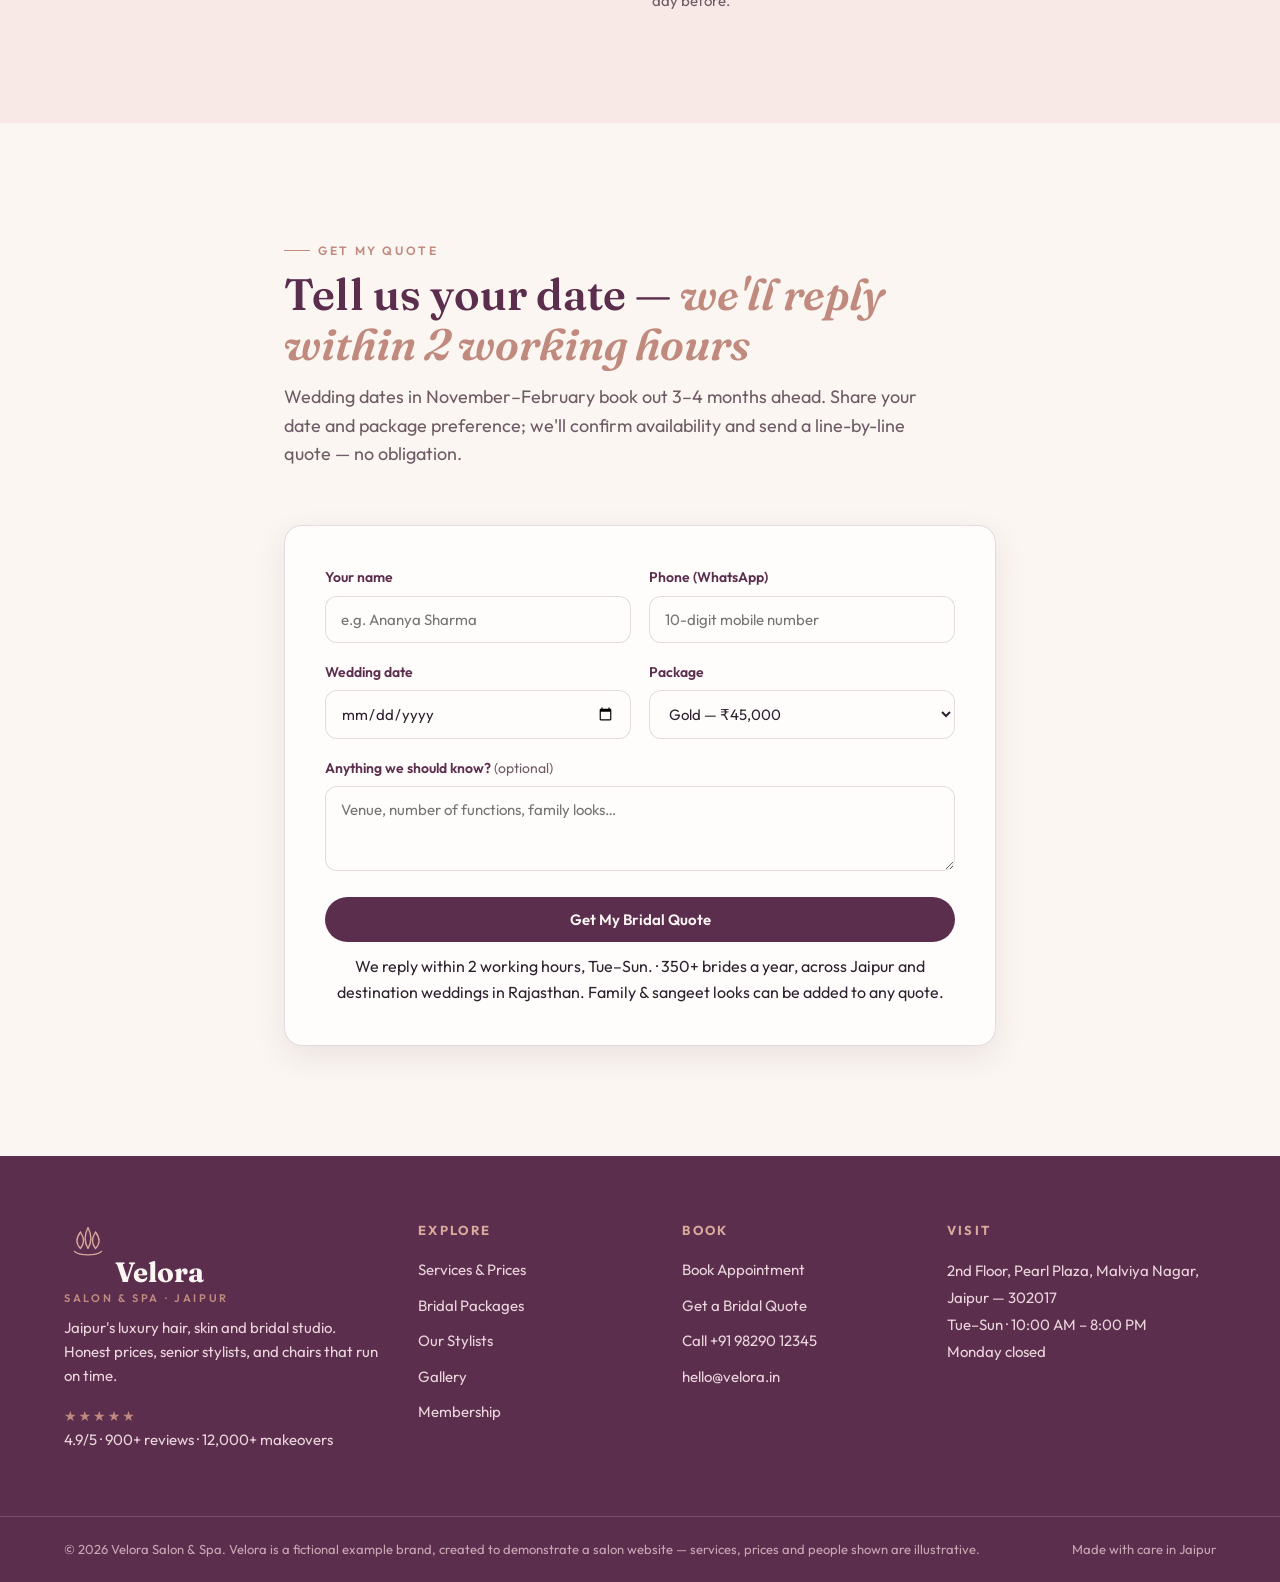
<file: bridal.html>
<!DOCTYPE html>
<html lang="en">
<head>
<meta charset="UTF-8">
<meta name="viewport" content="width=device-width, initial-scale=1.0">
<title>Bridal Packages — Velora Salon & Spa, Jaipur</title>
<meta name="description" content="Velora bridal packages Silver ₹25,000, Gold ₹45,000 and Royal ₹75,000 — makeup, hair, draping and a pre-bridal glow plan, with trial included.">
<link rel="preconnect" href="https://fonts.googleapis.com">
<link rel="preconnect" href="https://fonts.gstatic.com" crossorigin>
<link href="https://fonts.googleapis.com/css2?family=Fraunces:ital,opsz,wght@0,9..144,500;0,9..144,600;0,9..144,700;1,9..144,500&family=Outfit:wght@400;500;600;700&display=swap" rel="stylesheet">
<link rel="stylesheet" href="assets/css/style.css">
<link rel="icon" href="assets/img/poster-hero.jpg">

</head>
<body data-page="bridal">
<header class="site-header">
  <div class="topbar"><div class="wrap topbar-in">
    <span>Open today · Tue–Sun 10 AM – 8 PM · Monday closed</span>
    <a href="tel:+919829012345">Call +91 98290 12345</a>
  </div></div>
  <div class="wrap nav-row">
    <a class="brand" href="index.html" aria-label="Velora Salon and Spa — home">
      <svg class="icon draw" viewBox="0 0 64 64" aria-hidden="true"><path pathLength="1" style="--d:.0s" d="M32 10 C27 20 27 30 32 38 C37 30 37 20 32 10 Z"/><path pathLength="1" style="--d:.15s" d="M22 16 C16 24 16 32 22 38 C27 32 27 24 22 16 Z"/><path pathLength="1" style="--d:.3s" d="M42 16 C48 24 48 32 42 38 C37 32 37 24 42 16 Z"/><path pathLength="1" style="--d:.45s" d="M14 42 C22 48 42 48 50 42"/></svg>
      <span class="brand-name">Velora<small>Salon &amp; Spa · Jaipur</small></span>
    </a>
    <nav class="main-nav" id="mainNav" aria-label="Main navigation"><a href="index.html" data-nav="home">Home</a><a href="services.html" data-nav="services">Services</a><a href="bridal.html" data-nav="bridal">Bridal</a><a href="stylists.html" data-nav="stylists">Stylists</a><a href="gallery.html" data-nav="gallery">Gallery</a><a href="membership.html" data-nav="membership">Membership</a><a href="contact.html" data-nav="contact">Contact</a></nav>
    <div class="nav-cta">
      <a class="btn btn-primary btn-sm magnetic" href="booking.html">Book Appointment</a>
      <button class="menu-btn" id="menuBtn" aria-label="Open menu" aria-expanded="false"><span></span><span></span><span></span></button>
    </div>
  </div>
</header>
<main>

<section class="page-hero"><div class="wrap">
  <p class="crumbs"><a href="index.html">Home</a> · Bridal</p>
  <h1>Three packages. <em>One calm wedding morning.</em></h1>
  <p class="lede">Every package includes a trial session in planning, professional HD or airbrush makeup, hairstyling and draping. The ₹2,999 trial fee is fully adjusted when you book a package within 30 days.</p>
</div></section>
<section style="padding-top:0"><div class="wrap">
  <div class="grid grid-3"><article class="card pkg rv">
  
  <div class="card-body">
    <span class="tag">The essentials, done beautifully</span>
    <h3 style="font-size:30px;margin:8px 0 4px">Silver</h3>
    <span class="price">₹25,000</span>
    <ul><li><span class="tick"><svg viewBox="0 0 24 24"><path d="M4 12.5 L9.5 18 L20 6.5"/></svg></span><span>HD bridal makeup</span></li><li><span class="tick"><svg viewBox="0 0 24 24"><path d="M4 12.5 L9.5 18 L20 6.5"/></svg></span><span>Hairstyling + draping</span></li><li><span class="tick"><svg viewBox="0 0 24 24"><path d="M4 12.5 L9.5 18 L20 6.5"/></svg></span><span>Premium lashes included</span></li><li><span class="tick"><svg viewBox="0 0 24 24"><path d="M4 12.5 L9.5 18 L20 6.5"/></svg></span><span>1 pre-bridal glow facial</span></li><li><span class="tick"><svg viewBox="0 0 24 24"><path d="M4 12.5 L9.5 18 L20 6.5"/></svg></span><span>Touch-up kit to take along</span></li><li><span class="tick"><svg viewBox="0 0 24 24"><path d="M4 12.5 L9.5 18 L20 6.5"/></svg></span><span>Trial session at ₹2,999 (adjusted on booking)</span></li></ul>
    <a class="btn btn-ghost magnetic" href="#quote">Choose Silver</a>
  </div>
</article><article class="card pkg rv featured">
  <span class="ribbon">Most booked</span>
  <div class="card-body">
    <span class="tag">Our most-booked package</span>
    <h3 style="font-size:30px;margin:8px 0 4px">Gold</h3>
    <span class="price">₹45,000</span>
    <ul><li><span class="tick"><svg viewBox="0 0 24 24"><path d="M4 12.5 L9.5 18 L20 6.5"/></svg></span><span>Airbrush bridal makeup</span></li><li><span class="tick"><svg viewBox="0 0 24 24"><path d="M4 12.5 L9.5 18 L20 6.5"/></svg></span><span>Hairstyling with extensions</span></li><li><span class="tick"><svg viewBox="0 0 24 24"><path d="M4 12.5 L9.5 18 L20 6.5"/></svg></span><span>Saree / lehenga draping</span></li><li><span class="tick"><svg viewBox="0 0 24 24"><path d="M4 12.5 L9.5 18 L20 6.5"/></svg></span><span>3-session pre-bridal glow plan</span></li><li><span class="tick"><svg viewBox="0 0 24 24"><path d="M4 12.5 L9.5 18 L20 6.5"/></svg></span><span>Makeup for 2 family members</span></li><li><span class="tick"><svg viewBox="0 0 24 24"><path d="M4 12.5 L9.5 18 L20 6.5"/></svg></span><span>On-call touch-up for 4 hours</span></li><li><span class="tick"><svg viewBox="0 0 24 24"><path d="M4 12.5 L9.5 18 L20 6.5"/></svg></span><span>Trial session at ₹2,999 (adjusted on booking)</span></li></ul>
    <a class="btn btn-primary magnetic" href="#quote">Choose Gold</a>
  </div>
</article><article class="card pkg rv">
  
  <div class="card-body">
    <span class="tag">The full celebration team</span>
    <h3 style="font-size:30px;margin:8px 0 4px">Royal</h3>
    <span class="price">₹75,000</span>
    <ul><li><span class="tick"><svg viewBox="0 0 24 24"><path d="M4 12.5 L9.5 18 L20 6.5"/></svg></span><span>Airbrush makeup + reception look change</span></li><li><span class="tick"><svg viewBox="0 0 24 24"><path d="M4 12.5 L9.5 18 L20 6.5"/></svg></span><span>Hairstyling with premium extensions</span></li><li><span class="tick"><svg viewBox="0 0 24 24"><path d="M4 12.5 L9.5 18 L20 6.5"/></svg></span><span>4-week complete pre-bridal plan</span></li><li><span class="tick"><svg viewBox="0 0 24 24"><path d="M4 12.5 L9.5 18 L20 6.5"/></svg></span><span>Makeup for 4 family members</span></li><li><span class="tick"><svg viewBox="0 0 24 24"><path d="M4 12.5 L9.5 18 L20 6.5"/></svg></span><span>Dedicated team of 3 artists</span></li><li><span class="tick"><svg viewBox="0 0 24 24"><path d="M4 12.5 L9.5 18 L20 6.5"/></svg></span><span>Trial session included free</span></li><li><span class="tick"><svg viewBox="0 0 24 24"><path d="M4 12.5 L9.5 18 L20 6.5"/></svg></span><span>Venue travel within Jaipur included</span></li></ul>
    <a class="btn btn-ghost magnetic" href="#quote">Choose Royal</a>
  </div>
</article></div>
</div></section>
<section class="blush-bg"><div class="wrap">
  <div class="sec-head rv"><span class="eyebrow">How it works</span><h2>From trial to <em>vidaai,</em> in four steps</h2></div>
  <div class="steps"><div class="step rv rv-d0"><div class="num">1</div><h3>Trial session (₹2,999)</h3><p>Full makeup and hair trial with photos, 4–6 weeks before the wedding.</p></div><div class="step rv rv-d1"><div class="num">2</div><h3>Pre-bridal glow plan</h3><p>Facials and hair rituals scheduled backwards from your date.</p></div><div class="step rv rv-d2"><div class="num">3</div><h3>The wedding day</h3><p>Team arrives 30 minutes early at your venue or our suite; timeline shared the day before.</p></div><div class="step rv rv-d3"><div class="num">4</div><h3>Touch-up kit</h3><p>Lipstick, blotting sheets and pins, so the look survives the dance floor.</p></div></div>
</div></section>
<section id="quote"><div class="wrap" style="max-width:760px">
  <div class="sec-head rv"><span class="eyebrow">Get my quote</span><h2>Tell us your date — <em>we'll reply within 2 working hours</em></h2>
  <p class="lede">Wedding dates in November–February book out 3–4 months ahead. Share your date and package preference; we'll confirm availability and send a line-by-line quote — no obligation.</p></div>
  <div class="form-card rv">
    <form id="quoteForm" novalidate>
      <div class="field-row">
        <div class="field" id="qNameF"><label for="qName">Your name</label><input id="qName" type="text" autocomplete="name" placeholder="e.g. Ananya Sharma"><span class="err-msg">Please tell us your name.</span></div>
        <div class="field" id="qPhoneF"><label for="qPhone">Phone (WhatsApp)</label><input id="qPhone" type="tel" inputmode="numeric" autocomplete="tel" placeholder="10-digit mobile number"><span class="err-msg">Enter a valid 10-digit mobile number.</span></div>
      </div>
      <div class="field-row">
        <div class="field" id="qDateF"><label for="qDate">Wedding date</label><input id="qDate" type="date"><span class="err-msg">Please pick your wedding date.</span></div>
        <div class="field" id="qPkgF"><label for="qPkg">Package</label><select id="qPkg">
          <option value="">Choose a package…</option>
          <option value="Silver — ₹25,000">Silver — ₹25,000</option>
          <option value="Gold — ₹45,000" selected>Gold — ₹45,000</option>
          <option value="Royal — ₹75,000">Royal — ₹75,000</option>
          <option value="Not sure yet">Not sure yet — advise me</option>
        </select><span class="err-msg">Please choose a package.</span></div>
      </div>
      <div class="field"><label for="qNotes">Anything we should know? <span style="font-weight:400;color:var(--muted)">(optional)</span></label><textarea id="qNotes" rows="3" placeholder="Venue, number of functions, family looks…"></textarea></div>
      <button class="btn btn-primary btn-block magnetic" type="submit">Get My Bridal Quote</button>
      <p class="hint" style="text-align:center;margin-top:12px">We reply within 2 working hours, Tue–Sun. · 350+ brides a year, across Jaipur and destination weddings in Rajasthan. Family &amp; sangeet looks can be added to any quote.</p>
    </form>
    <div class="confirm" id="quoteConfirm">
      <div class="big-check"><svg viewBox="0 0 24 24"><path d="M4 12.5 L9.5 18 L20 6.5"/></svg></div>
      <h3>Quote request received</h3>
      <p class="lede" style="margin:10px auto 0">Your reference — quote it if you call us.</p>
      <div><span class="ref-code" id="qRef">VEL-QTE-XXXX</span></div>
      <p class="lede" style="margin:0 auto">We'll reply within 2 working hours, Tue–Sun.</p>
      <button class="btn btn-ghost" id="quoteAgain" type="button" style="margin-top:20px">Send another request</button>
    </div>
  </div>
</div></section>
</main>
<footer class="site-footer">
  <div class="wrap foot-grid">
    <div class="foot-brand">
      <svg class="icon draw" viewBox="0 0 64 64" aria-hidden="true"><path pathLength="1" style="--d:.0s" d="M32 10 C27 20 27 30 32 38 C37 30 37 20 32 10 Z"/><path pathLength="1" style="--d:.15s" d="M22 16 C16 24 16 32 22 38 C27 32 27 24 22 16 Z"/><path pathLength="1" style="--d:.3s" d="M42 16 C48 24 48 32 42 38 C37 32 37 24 42 16 Z"/><path pathLength="1" style="--d:.45s" d="M14 42 C22 48 42 48 50 42"/></svg>
      <span class="brand-name">Velora<small>Salon &amp; Spa · Jaipur</small></span>
      <p>Jaipur's luxury hair, skin and bridal studio. Honest prices, senior stylists, and chairs that run on time.</p>
      <p><span class="stars">★★★★★</span><br>4.9/5 · 900+ reviews · 12,000+ makeovers</p>
    </div>
    <div><h4>Explore</h4><ul>
      <li><a href="services.html">Services &amp; Prices</a></li>
      <li><a href="bridal.html">Bridal Packages</a></li>
      <li><a href="stylists.html">Our Stylists</a></li>
      <li><a href="gallery.html">Gallery</a></li>
      <li><a href="membership.html">Membership</a></li>
    </ul></div>
    <div><h4>Book</h4><ul>
      <li><a href="booking.html">Book Appointment</a></li>
      <li><a href="bridal.html">Get a Bridal Quote</a></li>
      <li><a href="tel:+919829012345">Call +91 98290 12345</a></li>
      <li><a href="mailto:hello@velora.in">hello@velora.in</a></li>
    </ul></div>
    <div class="visit"><h4>Visit</h4><p>
      2nd Floor, Pearl Plaza, Malviya Nagar,<br>Jaipur — 302017<br>
      Tue–Sun · 10:00 AM – 8:00 PM<br>Monday closed</p></div>
  </div>
  <div class="foot-base"><div class="wrap">
    <p>© 2026 Velora Salon &amp; Spa. Velora is a fictional example brand, created to demonstrate a salon website — services, prices and people shown are illustrative.</p>
    <p>Made with care in Jaipur</p>
  </div></div>
</footer>
<a class="sticky-book" href="booking.html">Book Appointment</a>
<div class="cursor-dot" id="cursorDot"></div><div class="cursor-ring" id="cursorRing"><span id="cursorLabel"></span></div>
<script src="assets/js/main.js"></script>
</body>
</html>
</file>
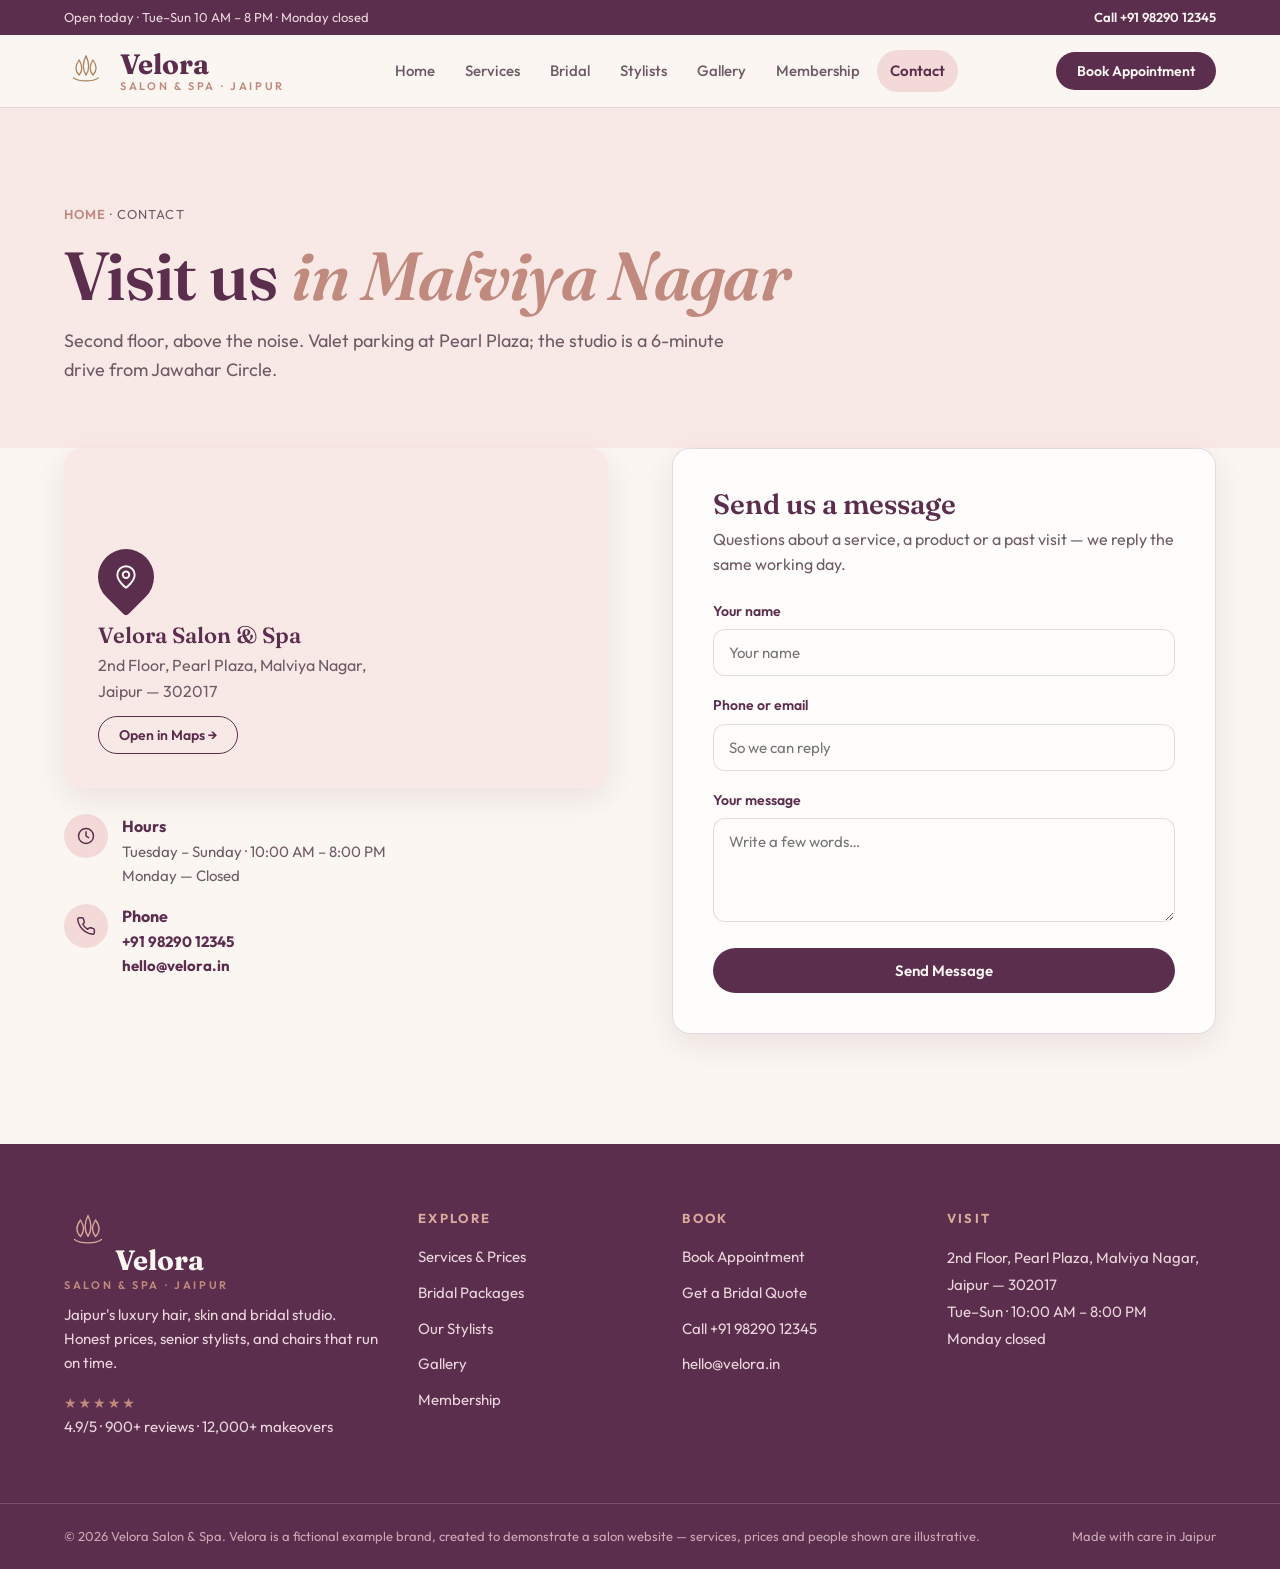
<file: contact.html>
<!DOCTYPE html>
<html lang="en">
<head>
<meta charset="UTF-8">
<meta name="viewport" content="width=device-width, initial-scale=1.0">
<title>Contact — Velora Salon & Spa, Jaipur</title>
<meta name="description" content="Visit Velora Salon & Spa, 2nd Floor, Pearl Plaza, Malviya Nagar, Jaipur. Call +91 98290 12345 or write to hello@velora.in.">
<link rel="preconnect" href="https://fonts.googleapis.com">
<link rel="preconnect" href="https://fonts.gstatic.com" crossorigin>
<link href="https://fonts.googleapis.com/css2?family=Fraunces:ital,opsz,wght@0,9..144,500;0,9..144,600;0,9..144,700;1,9..144,500&family=Outfit:wght@400;500;600;700&display=swap" rel="stylesheet">
<link rel="stylesheet" href="assets/css/style.css">
<link rel="icon" href="assets/img/poster-hero.jpg">

</head>
<body data-page="contact">
<header class="site-header">
  <div class="topbar"><div class="wrap topbar-in">
    <span>Open today · Tue–Sun 10 AM – 8 PM · Monday closed</span>
    <a href="tel:+919829012345">Call +91 98290 12345</a>
  </div></div>
  <div class="wrap nav-row">
    <a class="brand" href="index.html" aria-label="Velora Salon and Spa — home">
      <svg class="icon draw" viewBox="0 0 64 64" aria-hidden="true"><path pathLength="1" style="--d:.0s" d="M32 10 C27 20 27 30 32 38 C37 30 37 20 32 10 Z"/><path pathLength="1" style="--d:.15s" d="M22 16 C16 24 16 32 22 38 C27 32 27 24 22 16 Z"/><path pathLength="1" style="--d:.3s" d="M42 16 C48 24 48 32 42 38 C37 32 37 24 42 16 Z"/><path pathLength="1" style="--d:.45s" d="M14 42 C22 48 42 48 50 42"/></svg>
      <span class="brand-name">Velora<small>Salon &amp; Spa · Jaipur</small></span>
    </a>
    <nav class="main-nav" id="mainNav" aria-label="Main navigation"><a href="index.html" data-nav="home">Home</a><a href="services.html" data-nav="services">Services</a><a href="bridal.html" data-nav="bridal">Bridal</a><a href="stylists.html" data-nav="stylists">Stylists</a><a href="gallery.html" data-nav="gallery">Gallery</a><a href="membership.html" data-nav="membership">Membership</a><a href="contact.html" data-nav="contact">Contact</a></nav>
    <div class="nav-cta">
      <a class="btn btn-primary btn-sm magnetic" href="booking.html">Book Appointment</a>
      <button class="menu-btn" id="menuBtn" aria-label="Open menu" aria-expanded="false"><span></span><span></span><span></span></button>
    </div>
  </div>
</header>
<main>

<section class="page-hero"><div class="wrap">
  <p class="crumbs"><a href="index.html">Home</a> · Contact</p>
  <h1>Visit us <em>in Malviya Nagar</em></h1>
  <p class="lede">Second floor, above the noise. Valet parking at Pearl Plaza; the studio is a 6-minute drive from Jawahar Circle.</p>
</div></section>
<section style="padding-top:0"><div class="wrap split" style="align-items:start">
  <div class="rv">
    <div class="map-card">
      <div class="pin"><svg viewBox="0 0 24 24"><path d="M20 10c0 6-8 12-8 12s-8-6-8-12a8 8 0 0 1 16 0z"/><circle cx="12" cy="10" r="3"/></svg></div>
      <h3>Velora Salon &amp; Spa</h3>
      <p>2nd Floor, Pearl Plaza, Malviya Nagar,<br>Jaipur — 302017</p>
      <p style="margin-top:12px"><a class="btn btn-ghost btn-sm" href="https://maps.google.com/?q=Pearl+Plaza+Malviya+Nagar+Jaipur" target="_blank" rel="noopener">Open in Maps →</a></p>
    </div>
    <ul class="info-list">
      <li><span class="ic"><svg viewBox="0 0 24 24"><circle cx="12" cy="12" r="9"/><path d="M12 7v5l3 2"/></svg></span><div><b>Hours</b><p>Tuesday – Sunday · 10:00 AM – 8:00 PM<br>Monday — Closed</p></div></li>
      <li><span class="ic"><svg viewBox="0 0 24 24"><path d="M22 16.9v3a2 2 0 0 1-2.2 2 19.8 19.8 0 0 1-8.6-3.1 19.5 19.5 0 0 1-6-6A19.8 19.8 0 0 1 2.1 4.2 2 2 0 0 1 4.1 2h3a2 2 0 0 1 2 1.7c.13.96.36 1.9.7 2.8a2 2 0 0 1-.45 2.1L8.1 9.9a16 16 0 0 0 6 6l1.3-1.3a2 2 0 0 1 2.1-.45c.9.34 1.84.57 2.8.7A2 2 0 0 1 22 16.9z"/></svg></span><div><b>Phone</b><p><a href="tel:+919829012345" style="font-weight:700;color:var(--plum)">+91 98290 12345</a><br><a href="mailto:hello@velora.in" style="font-weight:700;color:var(--plum)">hello@velora.in</a></p></div></li>
    </ul>
  </div>
  <div class="form-card rv rv-d1">
    <h2 style="font-size:28px;margin-bottom:6px">Send us a message</h2>
    <p class="lede" style="font-size:16px;margin-bottom:22px">Questions about a service, a product or a past visit — we reply the same working day.</p>
    <form id="contactForm" novalidate>
      <div class="field" id="cNameF"><label for="cName">Your name</label><input id="cName" type="text" autocomplete="name" placeholder="Your name"><span class="err-msg">Please tell us your name.</span></div>
      <div class="field" id="cContactF"><label for="cContact">Phone or email</label><input id="cContact" type="text" autocomplete="email" placeholder="So we can reply"><span class="err-msg">Add a phone number or email so we can reply.</span></div>
      <div class="field" id="cMsgF"><label for="cMsg">Your message</label><textarea id="cMsg" rows="4" placeholder="Write a few words…"></textarea><span class="err-msg">Please write a few words.</span></div>
      <button class="btn btn-primary btn-block magnetic" type="submit">Send Message</button>
    </form>
    <div class="confirm" id="contactConfirm">
      <div class="big-check"><svg viewBox="0 0 24 24"><path d="M4 12.5 L9.5 18 L20 6.5"/></svg></div>
      <h3>Message sent</h3>
      <p class="lede" style="margin:10px auto 0">Thanks for writing in — we'll reply the same working day, Tue–Sun.</p>
      <button class="btn btn-ghost" id="contactAgain" type="button" style="margin-top:20px">Write another message</button>
    </div>
  </div>
</div></section>
</main>
<footer class="site-footer">
  <div class="wrap foot-grid">
    <div class="foot-brand">
      <svg class="icon draw" viewBox="0 0 64 64" aria-hidden="true"><path pathLength="1" style="--d:.0s" d="M32 10 C27 20 27 30 32 38 C37 30 37 20 32 10 Z"/><path pathLength="1" style="--d:.15s" d="M22 16 C16 24 16 32 22 38 C27 32 27 24 22 16 Z"/><path pathLength="1" style="--d:.3s" d="M42 16 C48 24 48 32 42 38 C37 32 37 24 42 16 Z"/><path pathLength="1" style="--d:.45s" d="M14 42 C22 48 42 48 50 42"/></svg>
      <span class="brand-name">Velora<small>Salon &amp; Spa · Jaipur</small></span>
      <p>Jaipur's luxury hair, skin and bridal studio. Honest prices, senior stylists, and chairs that run on time.</p>
      <p><span class="stars">★★★★★</span><br>4.9/5 · 900+ reviews · 12,000+ makeovers</p>
    </div>
    <div><h4>Explore</h4><ul>
      <li><a href="services.html">Services &amp; Prices</a></li>
      <li><a href="bridal.html">Bridal Packages</a></li>
      <li><a href="stylists.html">Our Stylists</a></li>
      <li><a href="gallery.html">Gallery</a></li>
      <li><a href="membership.html">Membership</a></li>
    </ul></div>
    <div><h4>Book</h4><ul>
      <li><a href="booking.html">Book Appointment</a></li>
      <li><a href="bridal.html">Get a Bridal Quote</a></li>
      <li><a href="tel:+919829012345">Call +91 98290 12345</a></li>
      <li><a href="mailto:hello@velora.in">hello@velora.in</a></li>
    </ul></div>
    <div class="visit"><h4>Visit</h4><p>
      2nd Floor, Pearl Plaza, Malviya Nagar,<br>Jaipur — 302017<br>
      Tue–Sun · 10:00 AM – 8:00 PM<br>Monday closed</p></div>
  </div>
  <div class="foot-base"><div class="wrap">
    <p>© 2026 Velora Salon &amp; Spa. Velora is a fictional example brand, created to demonstrate a salon website — services, prices and people shown are illustrative.</p>
    <p>Made with care in Jaipur</p>
  </div></div>
</footer>
<a class="sticky-book" href="booking.html">Book Appointment</a>
<div class="cursor-dot" id="cursorDot"></div><div class="cursor-ring" id="cursorRing"><span id="cursorLabel"></span></div>
<script src="assets/js/main.js"></script>
</body>
</html>
</file>
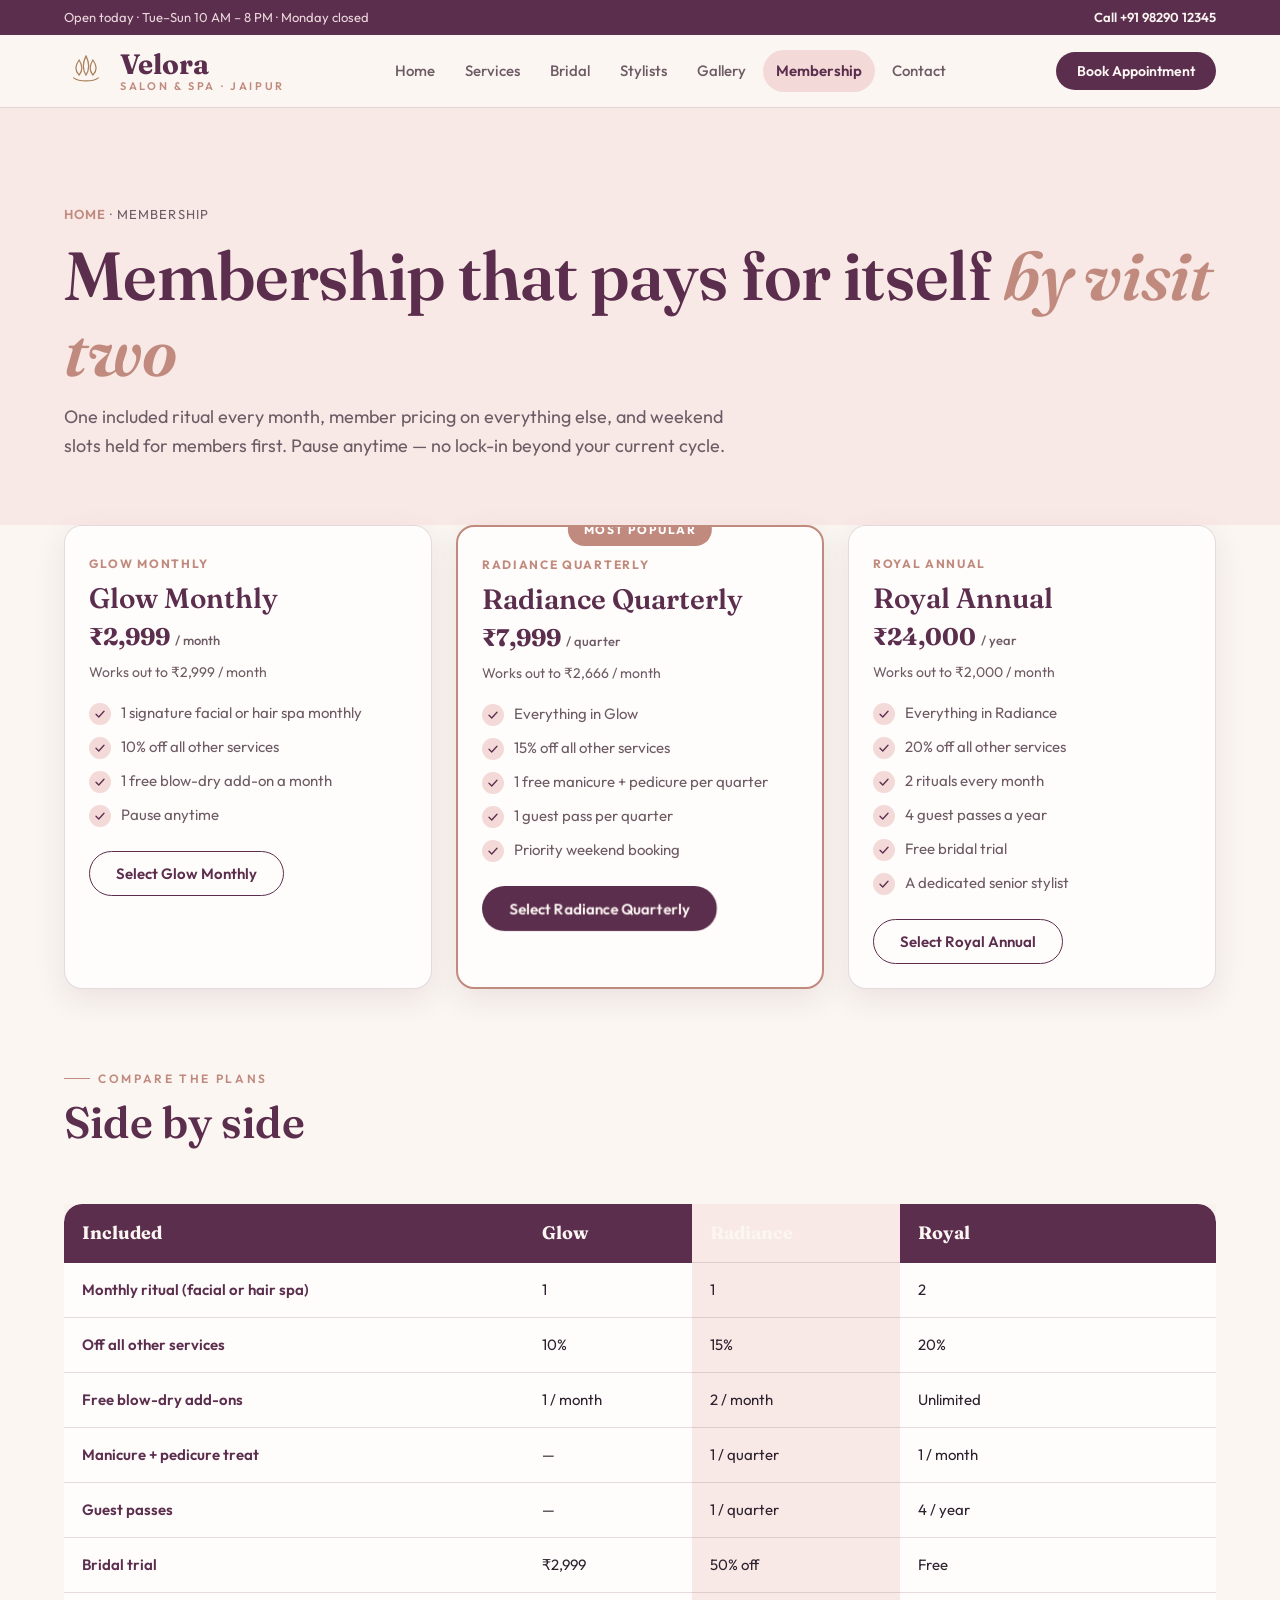
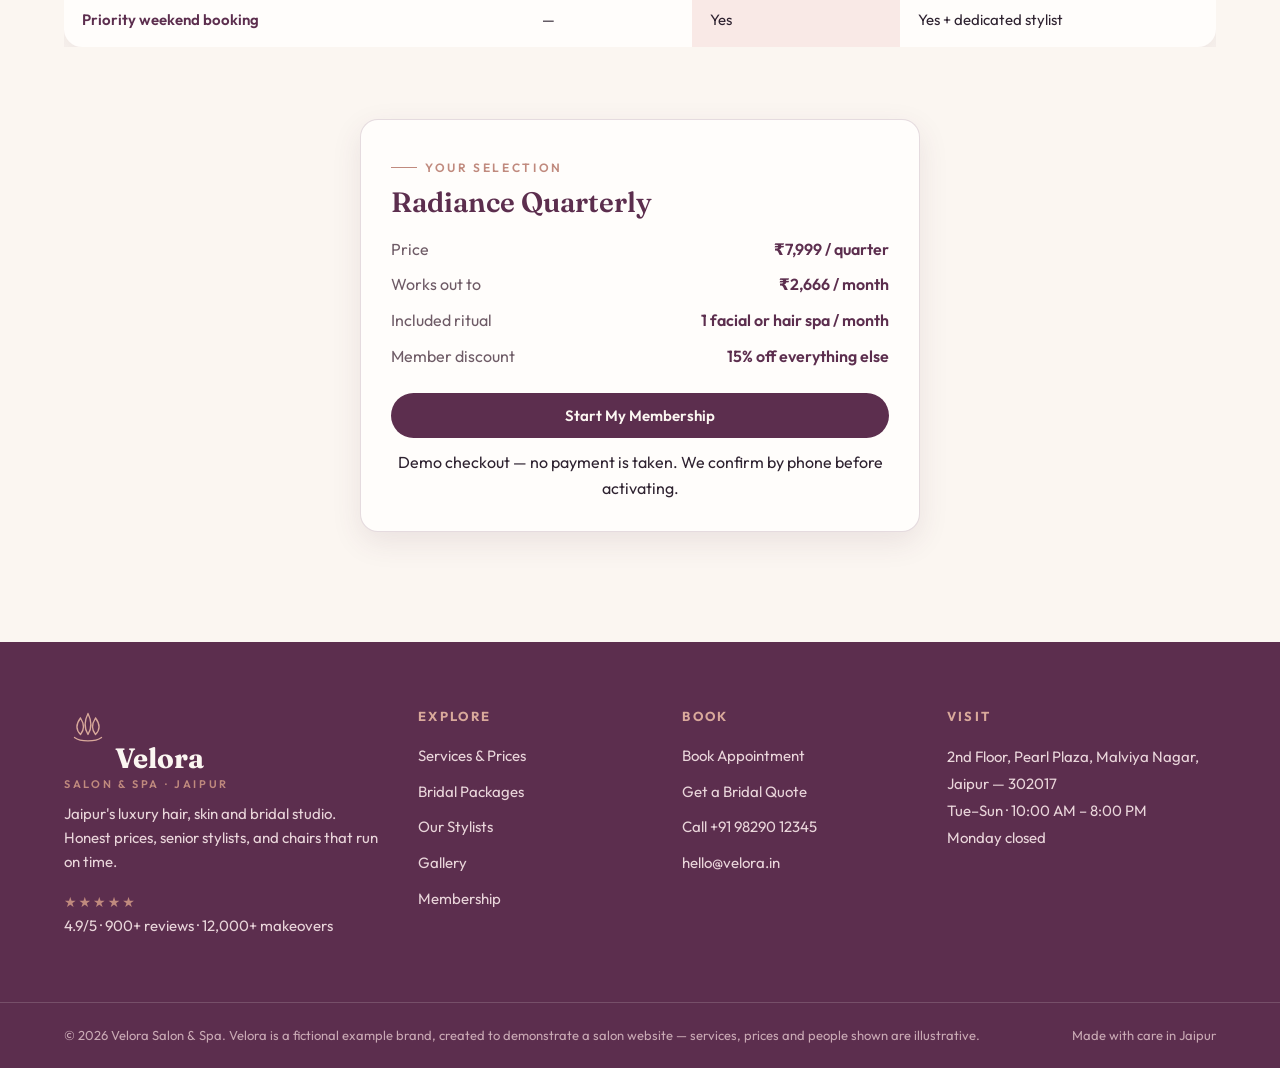
<file: membership.html>
<!DOCTYPE html>
<html lang="en">
<head>
<meta charset="UTF-8">
<meta name="viewport" content="width=device-width, initial-scale=1.0">
<title>Membership — Velora Salon & Spa, Jaipur</title>
<meta name="description" content="Velora Circle membership — Glow ₹2,999/month, Radiance ₹7,999/quarter, Royal ₹24,000/year. One ritual monthly, member pricing, priority weekend booking.">
<link rel="preconnect" href="https://fonts.googleapis.com">
<link rel="preconnect" href="https://fonts.gstatic.com" crossorigin>
<link href="https://fonts.googleapis.com/css2?family=Fraunces:ital,opsz,wght@0,9..144,500;0,9..144,600;0,9..144,700;1,9..144,500&family=Outfit:wght@400;500;600;700&display=swap" rel="stylesheet">
<link rel="stylesheet" href="assets/css/style.css">
<link rel="icon" href="assets/img/poster-hero.jpg">

</head>
<body data-page="membership">
<header class="site-header">
  <div class="topbar"><div class="wrap topbar-in">
    <span>Open today · Tue–Sun 10 AM – 8 PM · Monday closed</span>
    <a href="tel:+919829012345">Call +91 98290 12345</a>
  </div></div>
  <div class="wrap nav-row">
    <a class="brand" href="index.html" aria-label="Velora Salon and Spa — home">
      <svg class="icon draw" viewBox="0 0 64 64" aria-hidden="true"><path pathLength="1" style="--d:.0s" d="M32 10 C27 20 27 30 32 38 C37 30 37 20 32 10 Z"/><path pathLength="1" style="--d:.15s" d="M22 16 C16 24 16 32 22 38 C27 32 27 24 22 16 Z"/><path pathLength="1" style="--d:.3s" d="M42 16 C48 24 48 32 42 38 C37 32 37 24 42 16 Z"/><path pathLength="1" style="--d:.45s" d="M14 42 C22 48 42 48 50 42"/></svg>
      <span class="brand-name">Velora<small>Salon &amp; Spa · Jaipur</small></span>
    </a>
    <nav class="main-nav" id="mainNav" aria-label="Main navigation"><a href="index.html" data-nav="home">Home</a><a href="services.html" data-nav="services">Services</a><a href="bridal.html" data-nav="bridal">Bridal</a><a href="stylists.html" data-nav="stylists">Stylists</a><a href="gallery.html" data-nav="gallery">Gallery</a><a href="membership.html" data-nav="membership">Membership</a><a href="contact.html" data-nav="contact">Contact</a></nav>
    <div class="nav-cta">
      <a class="btn btn-primary btn-sm magnetic" href="booking.html">Book Appointment</a>
      <button class="menu-btn" id="menuBtn" aria-label="Open menu" aria-expanded="false"><span></span><span></span><span></span></button>
    </div>
  </div>
</header>
<main>

<section class="page-hero"><div class="wrap">
  <p class="crumbs"><a href="index.html">Home</a> · Membership</p>
  <h1>Membership that pays for itself <em>by visit two</em></h1>
  <p class="lede">One included ritual every month, member pricing on everything else, and weekend slots held for members first. Pause anytime — no lock-in beyond your current cycle.</p>
</div></section>
<section style="padding-top:0"><div class="wrap">
  <div class="grid grid-3"><article class="card pkg plan-card rv">
  
  <div class="card-body">
    <span class="tag">Glow Monthly</span>
    <h3 style="font-size:28px;margin:8px 0 4px">Glow Monthly</h3>
    <span class="price">₹2,999 <small>/ month</small></span>
    <p class="per" style="margin-top:4px">Works out to ₹2,999 / month</p>
    <ul><li><span class="tick"><svg viewBox="0 0 24 24"><path d="M4 12.5 L9.5 18 L20 6.5"/></svg></span><span>1 signature facial or hair spa monthly</span></li><li><span class="tick"><svg viewBox="0 0 24 24"><path d="M4 12.5 L9.5 18 L20 6.5"/></svg></span><span>10% off all other services</span></li><li><span class="tick"><svg viewBox="0 0 24 24"><path d="M4 12.5 L9.5 18 L20 6.5"/></svg></span><span>1 free blow-dry add-on a month</span></li><li><span class="tick"><svg viewBox="0 0 24 24"><path d="M4 12.5 L9.5 18 L20 6.5"/></svg></span><span>Pause anytime</span></li></ul>
    <button class="btn btn-ghost magnetic" type="button" data-plan="glow">Select Glow Monthly</button>
  </div>
</article><article class="card pkg plan-card rv featured">
  <span class="ribbon">Most popular</span>
  <div class="card-body">
    <span class="tag">Radiance Quarterly</span>
    <h3 style="font-size:28px;margin:8px 0 4px">Radiance Quarterly</h3>
    <span class="price">₹7,999 <small>/ quarter</small></span>
    <p class="per" style="margin-top:4px">Works out to ₹2,666 / month</p>
    <ul><li><span class="tick"><svg viewBox="0 0 24 24"><path d="M4 12.5 L9.5 18 L20 6.5"/></svg></span><span>Everything in Glow</span></li><li><span class="tick"><svg viewBox="0 0 24 24"><path d="M4 12.5 L9.5 18 L20 6.5"/></svg></span><span>15% off all other services</span></li><li><span class="tick"><svg viewBox="0 0 24 24"><path d="M4 12.5 L9.5 18 L20 6.5"/></svg></span><span>1 free manicure + pedicure per quarter</span></li><li><span class="tick"><svg viewBox="0 0 24 24"><path d="M4 12.5 L9.5 18 L20 6.5"/></svg></span><span>1 guest pass per quarter</span></li><li><span class="tick"><svg viewBox="0 0 24 24"><path d="M4 12.5 L9.5 18 L20 6.5"/></svg></span><span>Priority weekend booking</span></li></ul>
    <button class="btn btn-primary magnetic" type="button" data-plan="radiance">Select Radiance Quarterly</button>
  </div>
</article><article class="card pkg plan-card rv">
  
  <div class="card-body">
    <span class="tag">Royal Annual</span>
    <h3 style="font-size:28px;margin:8px 0 4px">Royal Annual</h3>
    <span class="price">₹24,000 <small>/ year</small></span>
    <p class="per" style="margin-top:4px">Works out to ₹2,000 / month</p>
    <ul><li><span class="tick"><svg viewBox="0 0 24 24"><path d="M4 12.5 L9.5 18 L20 6.5"/></svg></span><span>Everything in Radiance</span></li><li><span class="tick"><svg viewBox="0 0 24 24"><path d="M4 12.5 L9.5 18 L20 6.5"/></svg></span><span>20% off all other services</span></li><li><span class="tick"><svg viewBox="0 0 24 24"><path d="M4 12.5 L9.5 18 L20 6.5"/></svg></span><span>2 rituals every month</span></li><li><span class="tick"><svg viewBox="0 0 24 24"><path d="M4 12.5 L9.5 18 L20 6.5"/></svg></span><span>4 guest passes a year</span></li><li><span class="tick"><svg viewBox="0 0 24 24"><path d="M4 12.5 L9.5 18 L20 6.5"/></svg></span><span>Free bridal trial</span></li><li><span class="tick"><svg viewBox="0 0 24 24"><path d="M4 12.5 L9.5 18 L20 6.5"/></svg></span><span>A dedicated senior stylist</span></li></ul>
    <button class="btn btn-ghost magnetic" type="button" data-plan="royal">Select Royal Annual</button>
  </div>
</article></div>
  <div style="margin-top:clamp(48px,6vw,72px)">
    <div class="sec-head rv"><span class="eyebrow">Compare the plans</span><h2>Side by side</h2></div>
    <div style="overflow-x:auto"><table class="compare rv">
      <thead><tr><th>Included</th><th>Glow</th><th class="feat-col">Radiance</th><th>Royal</th></tr></thead>
      <tbody>
        <tr><td>Monthly ritual (facial or hair spa)</td><td>1</td><td class="feat-col">1</td><td>2</td></tr>
        <tr><td>Off all other services</td><td>10%</td><td class="feat-col">15%</td><td>20%</td></tr>
        <tr><td>Free blow-dry add-ons</td><td>1 / month</td><td class="feat-col">2 / month</td><td>Unlimited</td></tr>
        <tr><td>Manicure + pedicure treat</td><td>—</td><td class="feat-col">1 / quarter</td><td>1 / month</td></tr>
        <tr><td>Guest passes</td><td>—</td><td class="feat-col">1 / quarter</td><td>4 / year</td></tr>
        <tr><td>Bridal trial</td><td>₹2,999</td><td class="feat-col">50% off</td><td>Free</td></tr>
        <tr><td>Priority weekend booking</td><td>—</td><td class="feat-col">Yes</td><td>Yes + dedicated stylist</td></tr>
      </tbody>
    </table></div>
  </div>
  <div class="summary rv" id="planSummary" style="margin-top:clamp(48px,6vw,72px)">
    <span class="eyebrow">Your selection</span>
    <h3 id="sumPlanName" style="font-size:28px;margin-top:10px">Radiance Quarterly</h3>
    <dl>
      <dt>Price</dt><dd id="sumPlanPrice">₹7,999 / quarter</dd>
      <dt>Works out to</dt><dd id="sumPlanPer">₹2,666 / month</dd>
      <dt>Included ritual</dt><dd id="sumPlanRitual">1 facial or hair spa / month</dd>
      <dt>Member discount</dt><dd id="sumPlanOff">15% off everything else</dd>
    </dl>
    <a class="btn btn-primary btn-block magnetic" href="booking.html">Start My Membership</a>
    <p class="hint" style="text-align:center;margin-top:12px">Demo checkout — no payment is taken. We confirm by phone before activating.</p>
  </div>
</div></section>
</main>
<footer class="site-footer">
  <div class="wrap foot-grid">
    <div class="foot-brand">
      <svg class="icon draw" viewBox="0 0 64 64" aria-hidden="true"><path pathLength="1" style="--d:.0s" d="M32 10 C27 20 27 30 32 38 C37 30 37 20 32 10 Z"/><path pathLength="1" style="--d:.15s" d="M22 16 C16 24 16 32 22 38 C27 32 27 24 22 16 Z"/><path pathLength="1" style="--d:.3s" d="M42 16 C48 24 48 32 42 38 C37 32 37 24 42 16 Z"/><path pathLength="1" style="--d:.45s" d="M14 42 C22 48 42 48 50 42"/></svg>
      <span class="brand-name">Velora<small>Salon &amp; Spa · Jaipur</small></span>
      <p>Jaipur's luxury hair, skin and bridal studio. Honest prices, senior stylists, and chairs that run on time.</p>
      <p><span class="stars">★★★★★</span><br>4.9/5 · 900+ reviews · 12,000+ makeovers</p>
    </div>
    <div><h4>Explore</h4><ul>
      <li><a href="services.html">Services &amp; Prices</a></li>
      <li><a href="bridal.html">Bridal Packages</a></li>
      <li><a href="stylists.html">Our Stylists</a></li>
      <li><a href="gallery.html">Gallery</a></li>
      <li><a href="membership.html">Membership</a></li>
    </ul></div>
    <div><h4>Book</h4><ul>
      <li><a href="booking.html">Book Appointment</a></li>
      <li><a href="bridal.html">Get a Bridal Quote</a></li>
      <li><a href="tel:+919829012345">Call +91 98290 12345</a></li>
      <li><a href="mailto:hello@velora.in">hello@velora.in</a></li>
    </ul></div>
    <div class="visit"><h4>Visit</h4><p>
      2nd Floor, Pearl Plaza, Malviya Nagar,<br>Jaipur — 302017<br>
      Tue–Sun · 10:00 AM – 8:00 PM<br>Monday closed</p></div>
  </div>
  <div class="foot-base"><div class="wrap">
    <p>© 2026 Velora Salon &amp; Spa. Velora is a fictional example brand, created to demonstrate a salon website — services, prices and people shown are illustrative.</p>
    <p>Made with care in Jaipur</p>
  </div></div>
</footer>
<a class="sticky-book" href="booking.html">Book Appointment</a>
<div class="cursor-dot" id="cursorDot"></div><div class="cursor-ring" id="cursorRing"><span id="cursorLabel"></span></div>
<script src="assets/js/main.js"></script>
</body>
</html>
</file>
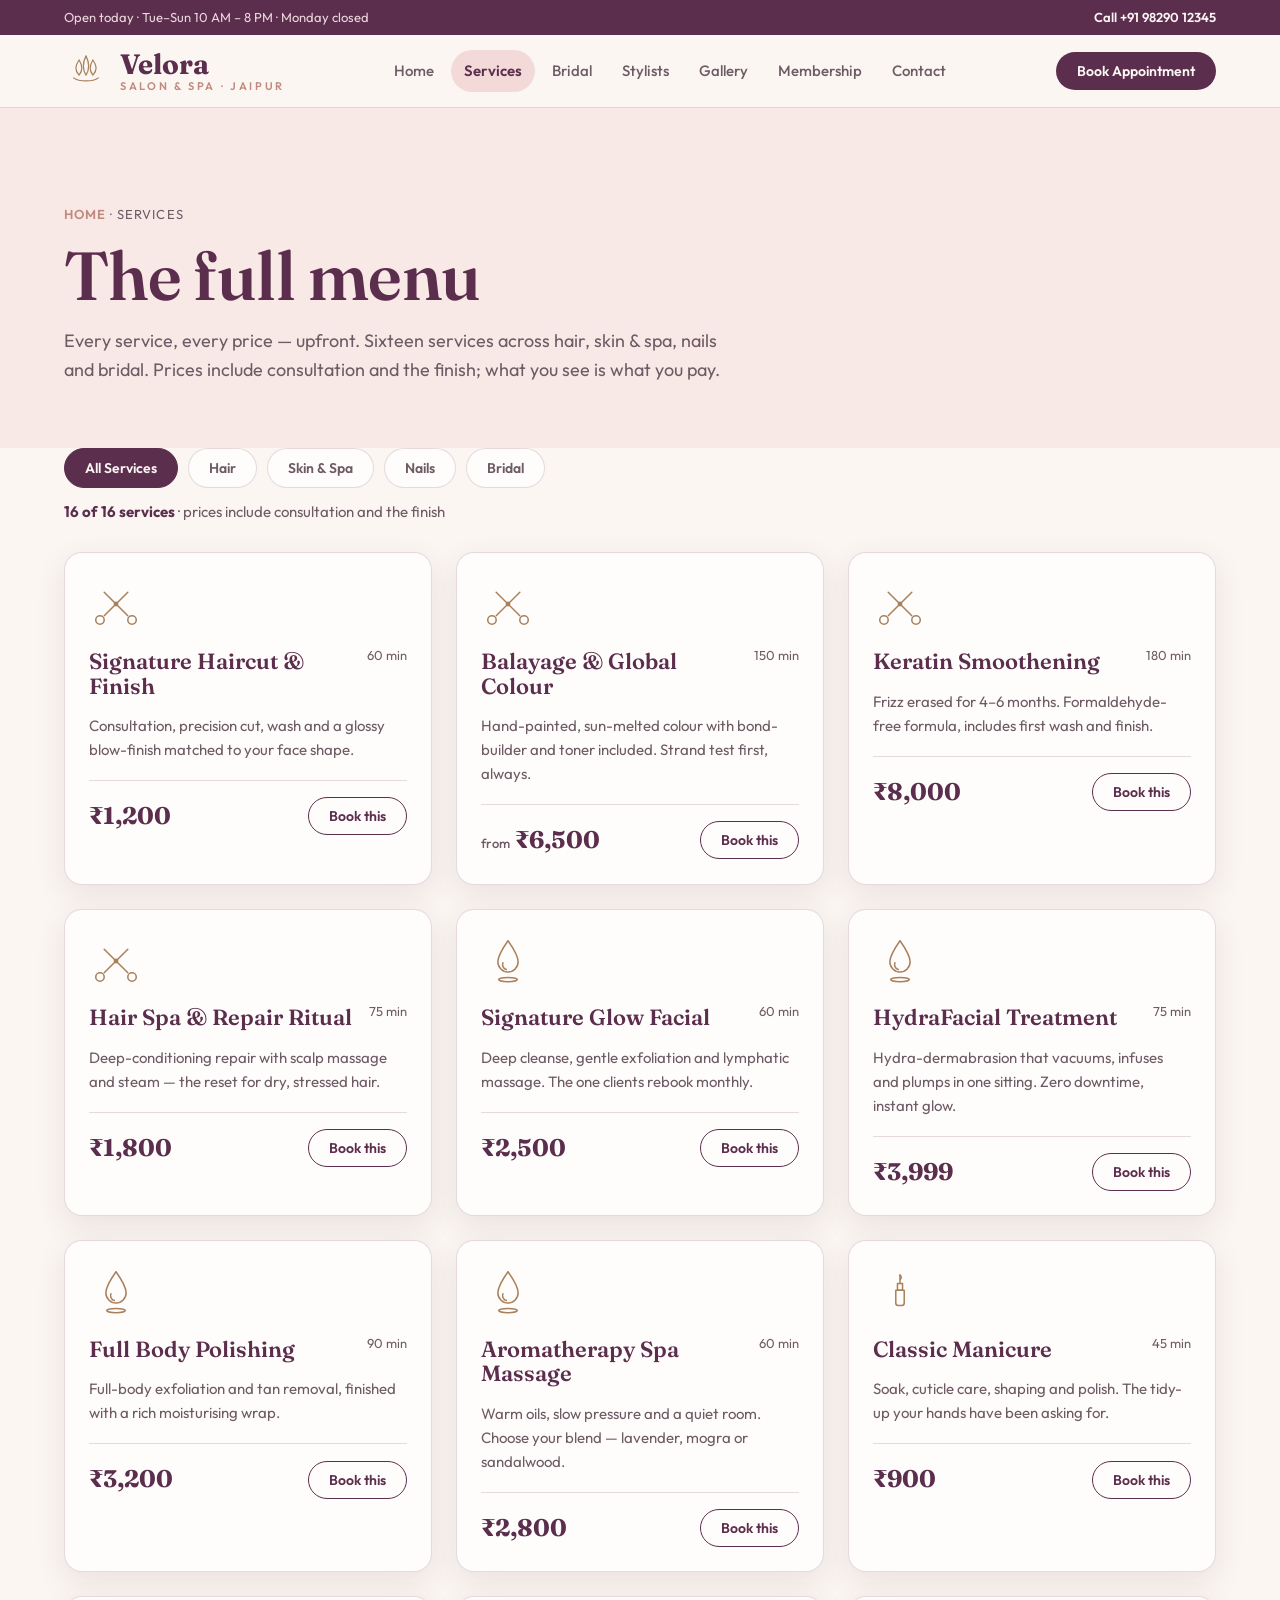
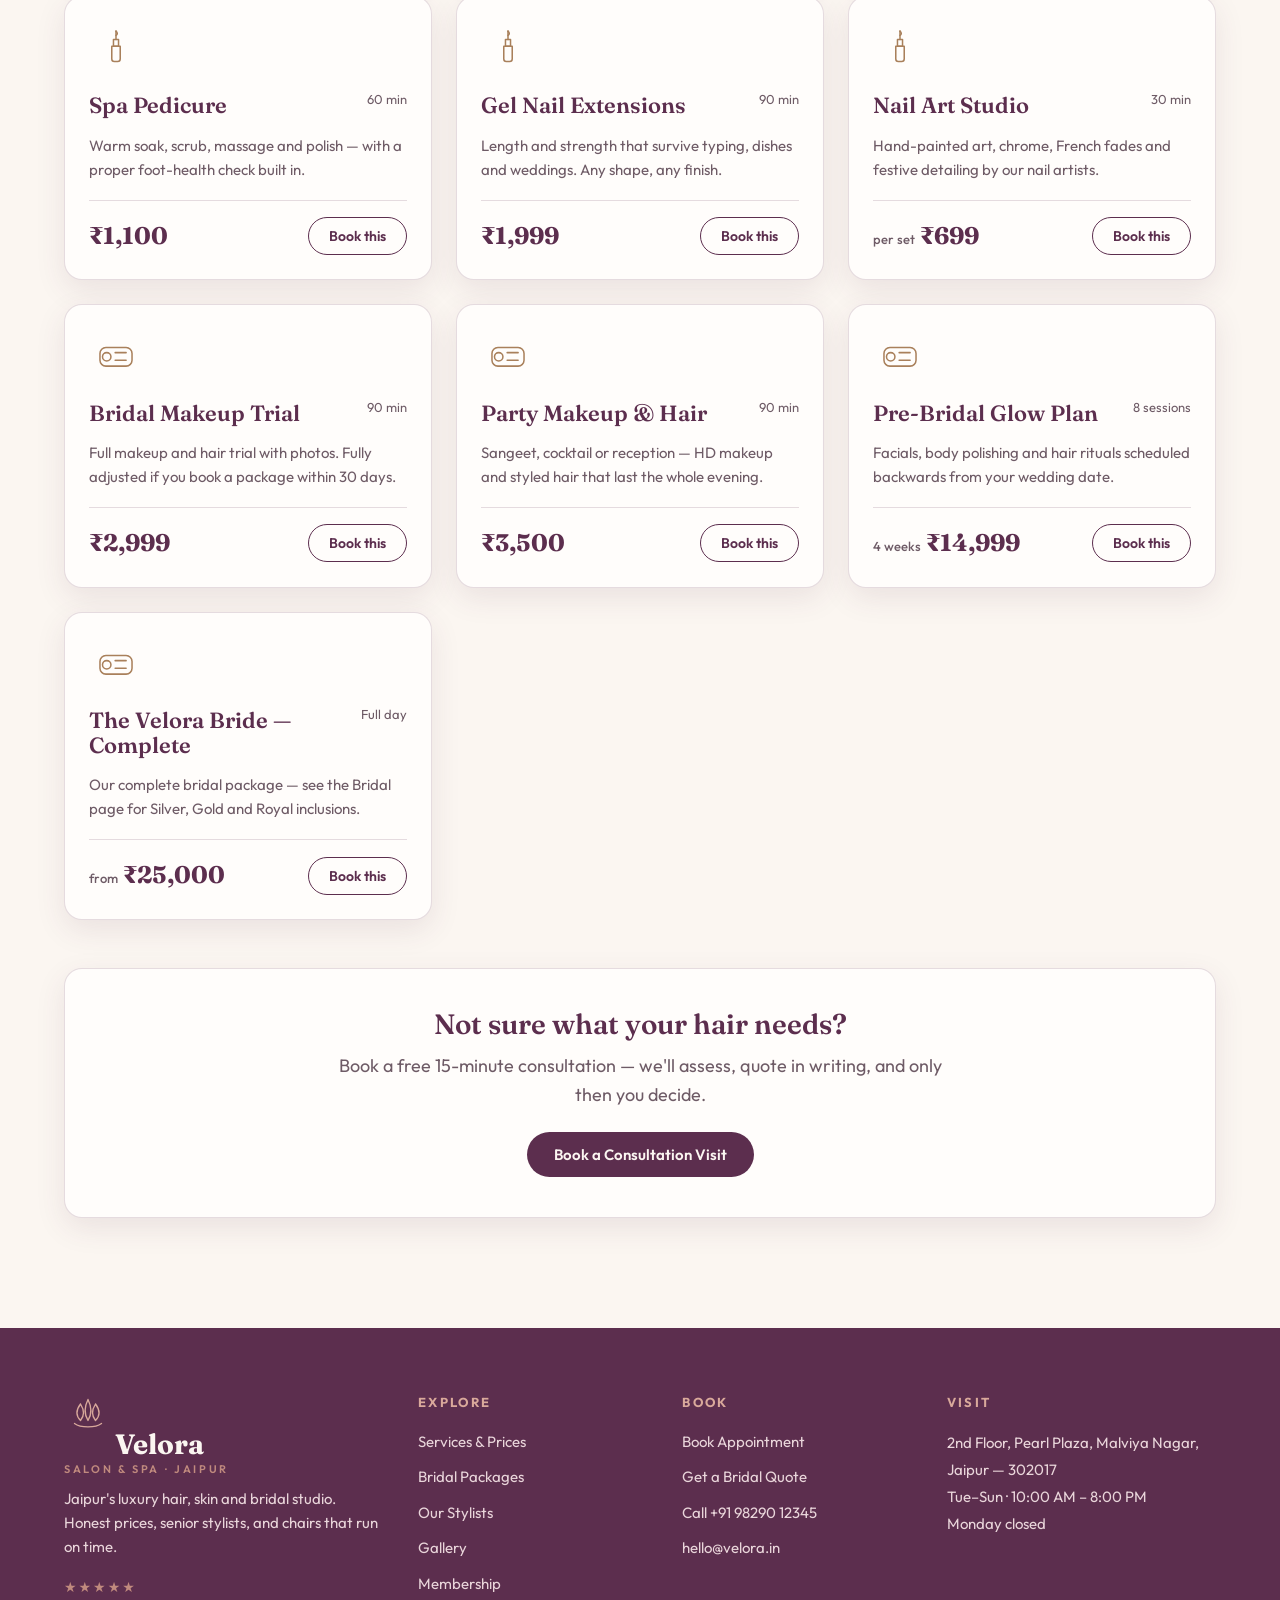
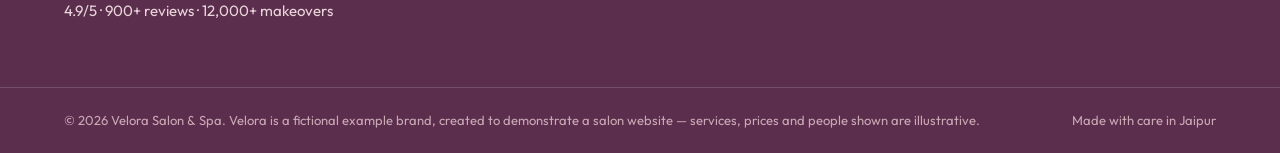
<file: services.html>
<!DOCTYPE html>
<html lang="en">
<head>
<meta charset="UTF-8">
<meta name="viewport" content="width=device-width, initial-scale=1.0">
<title>Services & Prices — Velora Salon & Spa, Jaipur</title>
<meta name="description" content="All 16 Velora services with prices — haircuts, balayage, keratin, facials, nails and bridal. Every price upfront, no surprises.">
<link rel="preconnect" href="https://fonts.googleapis.com">
<link rel="preconnect" href="https://fonts.gstatic.com" crossorigin>
<link href="https://fonts.googleapis.com/css2?family=Fraunces:ital,opsz,wght@0,9..144,500;0,9..144,600;0,9..144,700;1,9..144,500&family=Outfit:wght@400;500;600;700&display=swap" rel="stylesheet">
<link rel="stylesheet" href="assets/css/style.css">
<link rel="icon" href="assets/img/poster-hero.jpg">

</head>
<body data-page="services">
<header class="site-header">
  <div class="topbar"><div class="wrap topbar-in">
    <span>Open today · Tue–Sun 10 AM – 8 PM · Monday closed</span>
    <a href="tel:+919829012345">Call +91 98290 12345</a>
  </div></div>
  <div class="wrap nav-row">
    <a class="brand" href="index.html" aria-label="Velora Salon and Spa — home">
      <svg class="icon draw" viewBox="0 0 64 64" aria-hidden="true"><path pathLength="1" style="--d:.0s" d="M32 10 C27 20 27 30 32 38 C37 30 37 20 32 10 Z"/><path pathLength="1" style="--d:.15s" d="M22 16 C16 24 16 32 22 38 C27 32 27 24 22 16 Z"/><path pathLength="1" style="--d:.3s" d="M42 16 C48 24 48 32 42 38 C37 32 37 24 42 16 Z"/><path pathLength="1" style="--d:.45s" d="M14 42 C22 48 42 48 50 42"/></svg>
      <span class="brand-name">Velora<small>Salon &amp; Spa · Jaipur</small></span>
    </a>
    <nav class="main-nav" id="mainNav" aria-label="Main navigation"><a href="index.html" data-nav="home">Home</a><a href="services.html" data-nav="services">Services</a><a href="bridal.html" data-nav="bridal">Bridal</a><a href="stylists.html" data-nav="stylists">Stylists</a><a href="gallery.html" data-nav="gallery">Gallery</a><a href="membership.html" data-nav="membership">Membership</a><a href="contact.html" data-nav="contact">Contact</a></nav>
    <div class="nav-cta">
      <a class="btn btn-primary btn-sm magnetic" href="booking.html">Book Appointment</a>
      <button class="menu-btn" id="menuBtn" aria-label="Open menu" aria-expanded="false"><span></span><span></span><span></span></button>
    </div>
  </div>
</header>
<main>

<section class="page-hero"><div class="wrap">
  <p class="crumbs"><a href="index.html">Home</a> · Services</p>
  <h1>The full menu</h1>
  <p class="lede">Every service, every price — upfront. Sixteen services across hair, skin &amp; spa, nails and bridal. Prices include consultation and the finish; what you see is what you pay.</p>
</div></section>
<section style="padding-top:0"><div class="wrap">
  <div class="filters rv" role="group" aria-label="Filter services">
    <button class="chip active" type="button" data-filter="all">All Services</button>
    <button class="chip" type="button" data-filter="hair">Hair</button>
    <button class="chip" type="button" data-filter="skin">Skin &amp; Spa</button>
    <button class="chip" type="button" data-filter="nails">Nails</button>
    <button class="chip" type="button" data-filter="bridal">Bridal</button>
  </div>
  <p class="count-line" id="svcCount"><b>16 of 16 services</b> · prices include consultation and the finish</p>
  <div class="grid grid-3" id="svcGrid"><article class="card svc rv" data-cat="hair">
  <div class="card-body">
    <svg class="icon icon-scissors draw" viewBox="0 0 64 64" aria-hidden="true"><path class="blade-a" pathLength="1" style="--d:.0s" d="M18 46 L46 18"/><path class="blade-b" pathLength="1" style="--d:.15s" d="M46 46 L18 18"/><circle pathLength="1" style="--d:.3s" cx="13" cy="51" r="5"/><circle pathLength="1" style="--d:.4s" cx="51" cy="51" r="5"/><circle class="pivot" pathLength="1" style="--d:.5s" cx="32" cy="32" r="2"/></svg>
    <div class="svc-top"><h3>Signature Haircut & Finish</h3><span class="dur">60 min</span></div>
    <p class="desc">Consultation, precision cut, wash and a glossy blow-finish matched to your face shape.</p>
    <div class="price-row"><span class="price">₹1,200</span><a class="btn btn-ghost btn-sm" href="booking.html?service=Signature%20Haircut%20%26%20Finish">Book this</a></div>
  </div>
</article><article class="card svc rv" data-cat="hair">
  <div class="card-body">
    <svg class="icon icon-scissors draw" viewBox="0 0 64 64" aria-hidden="true"><path class="blade-a" pathLength="1" style="--d:.0s" d="M18 46 L46 18"/><path class="blade-b" pathLength="1" style="--d:.15s" d="M46 46 L18 18"/><circle pathLength="1" style="--d:.3s" cx="13" cy="51" r="5"/><circle pathLength="1" style="--d:.4s" cx="51" cy="51" r="5"/><circle class="pivot" pathLength="1" style="--d:.5s" cx="32" cy="32" r="2"/></svg>
    <div class="svc-top"><h3>Balayage & Global Colour</h3><span class="dur">150 min</span></div>
    <p class="desc">Hand-painted, sun-melted colour with bond-builder and toner included. Strand test first, always.</p>
    <div class="price-row"><span class="price"><small>from</small> ₹6,500</span><a class="btn btn-ghost btn-sm" href="booking.html?service=Balayage%20%26%20Global%20Colour">Book this</a></div>
  </div>
</article><article class="card svc rv" data-cat="hair">
  <div class="card-body">
    <svg class="icon icon-scissors draw" viewBox="0 0 64 64" aria-hidden="true"><path class="blade-a" pathLength="1" style="--d:.0s" d="M18 46 L46 18"/><path class="blade-b" pathLength="1" style="--d:.15s" d="M46 46 L18 18"/><circle pathLength="1" style="--d:.3s" cx="13" cy="51" r="5"/><circle pathLength="1" style="--d:.4s" cx="51" cy="51" r="5"/><circle class="pivot" pathLength="1" style="--d:.5s" cx="32" cy="32" r="2"/></svg>
    <div class="svc-top"><h3>Keratin Smoothening</h3><span class="dur">180 min</span></div>
    <p class="desc">Frizz erased for 4–6 months. Formaldehyde-free formula, includes first wash and finish.</p>
    <div class="price-row"><span class="price">₹8,000</span><a class="btn btn-ghost btn-sm" href="booking.html?service=Keratin%20Smoothening">Book this</a></div>
  </div>
</article><article class="card svc rv" data-cat="hair">
  <div class="card-body">
    <svg class="icon icon-scissors draw" viewBox="0 0 64 64" aria-hidden="true"><path class="blade-a" pathLength="1" style="--d:.0s" d="M18 46 L46 18"/><path class="blade-b" pathLength="1" style="--d:.15s" d="M46 46 L18 18"/><circle pathLength="1" style="--d:.3s" cx="13" cy="51" r="5"/><circle pathLength="1" style="--d:.4s" cx="51" cy="51" r="5"/><circle class="pivot" pathLength="1" style="--d:.5s" cx="32" cy="32" r="2"/></svg>
    <div class="svc-top"><h3>Hair Spa & Repair Ritual</h3><span class="dur">75 min</span></div>
    <p class="desc">Deep-conditioning repair with scalp massage and steam — the reset for dry, stressed hair.</p>
    <div class="price-row"><span class="price">₹1,800</span><a class="btn btn-ghost btn-sm" href="booking.html?service=Hair%20Spa%20%26%20Repair%20Ritual">Book this</a></div>
  </div>
</article><article class="card svc rv" data-cat="skin">
  <div class="card-body">
    <svg class="icon icon-drop draw" viewBox="0 0 64 64" aria-hidden="true"><path pathLength="1" style="--d:.0s" d="M32 8 C32 8 20 25 20 33 a12 12 0 0 0 24 0 C44 25 32 8 32 8 Z"/><path pathLength="1" style="--d:.2s" d="M26 34 a6 6 0 0 0 4 8"/><ellipse class="ripple" pathLength="1" style="--d:.35s" cx="32" cy="54" rx="11" ry="2.5"/></svg>
    <div class="svc-top"><h3>Signature Glow Facial</h3><span class="dur">60 min</span></div>
    <p class="desc">Deep cleanse, gentle exfoliation and lymphatic massage. The one clients rebook monthly.</p>
    <div class="price-row"><span class="price">₹2,500</span><a class="btn btn-ghost btn-sm" href="booking.html?service=Signature%20Glow%20Facial">Book this</a></div>
  </div>
</article><article class="card svc rv" data-cat="skin">
  <div class="card-body">
    <svg class="icon icon-drop draw" viewBox="0 0 64 64" aria-hidden="true"><path pathLength="1" style="--d:.0s" d="M32 8 C32 8 20 25 20 33 a12 12 0 0 0 24 0 C44 25 32 8 32 8 Z"/><path pathLength="1" style="--d:.2s" d="M26 34 a6 6 0 0 0 4 8"/><ellipse class="ripple" pathLength="1" style="--d:.35s" cx="32" cy="54" rx="11" ry="2.5"/></svg>
    <div class="svc-top"><h3>HydraFacial Treatment</h3><span class="dur">75 min</span></div>
    <p class="desc">Hydra-dermabrasion that vacuums, infuses and plumps in one sitting. Zero downtime, instant glow.</p>
    <div class="price-row"><span class="price">₹3,999</span><a class="btn btn-ghost btn-sm" href="booking.html?service=HydraFacial%20Treatment">Book this</a></div>
  </div>
</article><article class="card svc rv" data-cat="skin">
  <div class="card-body">
    <svg class="icon icon-drop draw" viewBox="0 0 64 64" aria-hidden="true"><path pathLength="1" style="--d:.0s" d="M32 8 C32 8 20 25 20 33 a12 12 0 0 0 24 0 C44 25 32 8 32 8 Z"/><path pathLength="1" style="--d:.2s" d="M26 34 a6 6 0 0 0 4 8"/><ellipse class="ripple" pathLength="1" style="--d:.35s" cx="32" cy="54" rx="11" ry="2.5"/></svg>
    <div class="svc-top"><h3>Full Body Polishing</h3><span class="dur">90 min</span></div>
    <p class="desc">Full-body exfoliation and tan removal, finished with a rich moisturising wrap.</p>
    <div class="price-row"><span class="price">₹3,200</span><a class="btn btn-ghost btn-sm" href="booking.html?service=Full%20Body%20Polishing">Book this</a></div>
  </div>
</article><article class="card svc rv" data-cat="skin">
  <div class="card-body">
    <svg class="icon icon-drop draw" viewBox="0 0 64 64" aria-hidden="true"><path pathLength="1" style="--d:.0s" d="M32 8 C32 8 20 25 20 33 a12 12 0 0 0 24 0 C44 25 32 8 32 8 Z"/><path pathLength="1" style="--d:.2s" d="M26 34 a6 6 0 0 0 4 8"/><ellipse class="ripple" pathLength="1" style="--d:.35s" cx="32" cy="54" rx="11" ry="2.5"/></svg>
    <div class="svc-top"><h3>Aromatherapy Spa Massage</h3><span class="dur">60 min</span></div>
    <p class="desc">Warm oils, slow pressure and a quiet room. Choose your blend — lavender, mogra or sandalwood.</p>
    <div class="price-row"><span class="price">₹2,800</span><a class="btn btn-ghost btn-sm" href="booking.html?service=Aromatherapy%20Spa%20Massage">Book this</a></div>
  </div>
</article><article class="card svc rv" data-cat="nails">
  <div class="card-body">
    <svg class="icon draw" viewBox="0 0 64 64" aria-hidden="true"><path pathLength="1" style="--d:.0s" d="M27 30 h10 v15 a3 3 0 0 1 -3 3 h-4 a3 3 0 0 1 -3 -3 z"/><path pathLength="1" style="--d:.15s" d="M29 22 h6 v8 h-6 z"/><path pathLength="1" style="--d:.3s" d="M32 22 V12"/><path pathLength="1" style="--d:.4s" d="M32 12 c2 2 2 4 0 5"/></svg>
    <div class="svc-top"><h3>Classic Manicure</h3><span class="dur">45 min</span></div>
    <p class="desc">Soak, cuticle care, shaping and polish. The tidy-up your hands have been asking for.</p>
    <div class="price-row"><span class="price">₹900</span><a class="btn btn-ghost btn-sm" href="booking.html?service=Classic%20Manicure">Book this</a></div>
  </div>
</article><article class="card svc rv" data-cat="nails">
  <div class="card-body">
    <svg class="icon draw" viewBox="0 0 64 64" aria-hidden="true"><path pathLength="1" style="--d:.0s" d="M27 30 h10 v15 a3 3 0 0 1 -3 3 h-4 a3 3 0 0 1 -3 -3 z"/><path pathLength="1" style="--d:.15s" d="M29 22 h6 v8 h-6 z"/><path pathLength="1" style="--d:.3s" d="M32 22 V12"/><path pathLength="1" style="--d:.4s" d="M32 12 c2 2 2 4 0 5"/></svg>
    <div class="svc-top"><h3>Spa Pedicure</h3><span class="dur">60 min</span></div>
    <p class="desc">Warm soak, scrub, massage and polish — with a proper foot-health check built in.</p>
    <div class="price-row"><span class="price">₹1,100</span><a class="btn btn-ghost btn-sm" href="booking.html?service=Spa%20Pedicure">Book this</a></div>
  </div>
</article><article class="card svc rv" data-cat="nails">
  <div class="card-body">
    <svg class="icon draw" viewBox="0 0 64 64" aria-hidden="true"><path pathLength="1" style="--d:.0s" d="M27 30 h10 v15 a3 3 0 0 1 -3 3 h-4 a3 3 0 0 1 -3 -3 z"/><path pathLength="1" style="--d:.15s" d="M29 22 h6 v8 h-6 z"/><path pathLength="1" style="--d:.3s" d="M32 22 V12"/><path pathLength="1" style="--d:.4s" d="M32 12 c2 2 2 4 0 5"/></svg>
    <div class="svc-top"><h3>Gel Nail Extensions</h3><span class="dur">90 min</span></div>
    <p class="desc">Length and strength that survive typing, dishes and weddings. Any shape, any finish.</p>
    <div class="price-row"><span class="price">₹1,999</span><a class="btn btn-ghost btn-sm" href="booking.html?service=Gel%20Nail%20Extensions">Book this</a></div>
  </div>
</article><article class="card svc rv" data-cat="nails">
  <div class="card-body">
    <svg class="icon draw" viewBox="0 0 64 64" aria-hidden="true"><path pathLength="1" style="--d:.0s" d="M27 30 h10 v15 a3 3 0 0 1 -3 3 h-4 a3 3 0 0 1 -3 -3 z"/><path pathLength="1" style="--d:.15s" d="M29 22 h6 v8 h-6 z"/><path pathLength="1" style="--d:.3s" d="M32 22 V12"/><path pathLength="1" style="--d:.4s" d="M32 12 c2 2 2 4 0 5"/></svg>
    <div class="svc-top"><h3>Nail Art Studio</h3><span class="dur">30 min</span></div>
    <p class="desc">Hand-painted art, chrome, French fades and festive detailing by our nail artists.</p>
    <div class="price-row"><span class="price"><small>per set</small> ₹699</span><a class="btn btn-ghost btn-sm" href="booking.html?service=Nail%20Art%20Studio">Book this</a></div>
  </div>
</article><article class="card svc rv" data-cat="bridal">
  <div class="card-body">
    <svg class="icon icon-towel draw" viewBox="0 0 64 64" aria-hidden="true"><rect pathLength="1" style="--d:.0s" x="13" y="22" width="38" height="22" rx="7"/><circle class="towel-roll" pathLength="1" style="--d:.2s" cx="21" cy="33" r="5"/><path pathLength="1" style="--d:.35s" d="M31 28 h13"/><path pathLength="1" style="--d:.45s" d="M31 37 h13"/></svg>
    <div class="svc-top"><h3>Bridal Makeup Trial</h3><span class="dur">90 min</span></div>
    <p class="desc">Full makeup and hair trial with photos. Fully adjusted if you book a package within 30 days.</p>
    <div class="price-row"><span class="price">₹2,999</span><a class="btn btn-ghost btn-sm" href="booking.html?service=Bridal%20Makeup%20Trial">Book this</a></div>
  </div>
</article><article class="card svc rv" data-cat="bridal">
  <div class="card-body">
    <svg class="icon icon-towel draw" viewBox="0 0 64 64" aria-hidden="true"><rect pathLength="1" style="--d:.0s" x="13" y="22" width="38" height="22" rx="7"/><circle class="towel-roll" pathLength="1" style="--d:.2s" cx="21" cy="33" r="5"/><path pathLength="1" style="--d:.35s" d="M31 28 h13"/><path pathLength="1" style="--d:.45s" d="M31 37 h13"/></svg>
    <div class="svc-top"><h3>Party Makeup & Hair</h3><span class="dur">90 min</span></div>
    <p class="desc">Sangeet, cocktail or reception — HD makeup and styled hair that last the whole evening.</p>
    <div class="price-row"><span class="price">₹3,500</span><a class="btn btn-ghost btn-sm" href="booking.html?service=Party%20Makeup%20%26%20Hair">Book this</a></div>
  </div>
</article><article class="card svc rv" data-cat="bridal">
  <div class="card-body">
    <svg class="icon icon-towel draw" viewBox="0 0 64 64" aria-hidden="true"><rect pathLength="1" style="--d:.0s" x="13" y="22" width="38" height="22" rx="7"/><circle class="towel-roll" pathLength="1" style="--d:.2s" cx="21" cy="33" r="5"/><path pathLength="1" style="--d:.35s" d="M31 28 h13"/><path pathLength="1" style="--d:.45s" d="M31 37 h13"/></svg>
    <div class="svc-top"><h3>Pre-Bridal Glow Plan</h3><span class="dur">8 sessions</span></div>
    <p class="desc">Facials, body polishing and hair rituals scheduled backwards from your wedding date.</p>
    <div class="price-row"><span class="price"><small>4 weeks</small> ₹14,999</span><a class="btn btn-ghost btn-sm" href="booking.html?service=Pre-Bridal%20Glow%20Plan">Book this</a></div>
  </div>
</article><article class="card svc rv" data-cat="bridal">
  <div class="card-body">
    <svg class="icon icon-towel draw" viewBox="0 0 64 64" aria-hidden="true"><rect pathLength="1" style="--d:.0s" x="13" y="22" width="38" height="22" rx="7"/><circle class="towel-roll" pathLength="1" style="--d:.2s" cx="21" cy="33" r="5"/><path pathLength="1" style="--d:.35s" d="M31 28 h13"/><path pathLength="1" style="--d:.45s" d="M31 37 h13"/></svg>
    <div class="svc-top"><h3>The Velora Bride — Complete</h3><span class="dur">Full day</span></div>
    <p class="desc">Our complete bridal package — see the Bridal page for Silver, Gold and Royal inclusions.</p>
    <div class="price-row"><span class="price"><small>from</small> ₹25,000</span><a class="btn btn-ghost btn-sm" href="booking.html?service=The%20Velora%20Bride%20%E2%80%94%20Complete">Book this</a></div>
  </div>
</article></div>
  <div class="form-card rv" style="margin-top:48px;text-align:center">
    <h2 style="font-size:28px">Not sure what your hair needs?</h2>
    <p class="lede" style="margin:12px auto 22px">Book a free 15-minute consultation — we'll assess, quote in writing, and only then you decide.</p>
    <a class="btn btn-primary magnetic" href="booking.html?service=Signature%20Haircut%20%26%20Finish">Book a Consultation Visit</a>
  </div>
</div></section>
</main>
<footer class="site-footer">
  <div class="wrap foot-grid">
    <div class="foot-brand">
      <svg class="icon draw" viewBox="0 0 64 64" aria-hidden="true"><path pathLength="1" style="--d:.0s" d="M32 10 C27 20 27 30 32 38 C37 30 37 20 32 10 Z"/><path pathLength="1" style="--d:.15s" d="M22 16 C16 24 16 32 22 38 C27 32 27 24 22 16 Z"/><path pathLength="1" style="--d:.3s" d="M42 16 C48 24 48 32 42 38 C37 32 37 24 42 16 Z"/><path pathLength="1" style="--d:.45s" d="M14 42 C22 48 42 48 50 42"/></svg>
      <span class="brand-name">Velora<small>Salon &amp; Spa · Jaipur</small></span>
      <p>Jaipur's luxury hair, skin and bridal studio. Honest prices, senior stylists, and chairs that run on time.</p>
      <p><span class="stars">★★★★★</span><br>4.9/5 · 900+ reviews · 12,000+ makeovers</p>
    </div>
    <div><h4>Explore</h4><ul>
      <li><a href="services.html">Services &amp; Prices</a></li>
      <li><a href="bridal.html">Bridal Packages</a></li>
      <li><a href="stylists.html">Our Stylists</a></li>
      <li><a href="gallery.html">Gallery</a></li>
      <li><a href="membership.html">Membership</a></li>
    </ul></div>
    <div><h4>Book</h4><ul>
      <li><a href="booking.html">Book Appointment</a></li>
      <li><a href="bridal.html">Get a Bridal Quote</a></li>
      <li><a href="tel:+919829012345">Call +91 98290 12345</a></li>
      <li><a href="mailto:hello@velora.in">hello@velora.in</a></li>
    </ul></div>
    <div class="visit"><h4>Visit</h4><p>
      2nd Floor, Pearl Plaza, Malviya Nagar,<br>Jaipur — 302017<br>
      Tue–Sun · 10:00 AM – 8:00 PM<br>Monday closed</p></div>
  </div>
  <div class="foot-base"><div class="wrap">
    <p>© 2026 Velora Salon &amp; Spa. Velora is a fictional example brand, created to demonstrate a salon website — services, prices and people shown are illustrative.</p>
    <p>Made with care in Jaipur</p>
  </div></div>
</footer>
<a class="sticky-book" href="booking.html">Book Appointment</a>
<div class="cursor-dot" id="cursorDot"></div><div class="cursor-ring" id="cursorRing"><span id="cursorLabel"></span></div>
<script src="assets/js/main.js"></script>
</body>
</html>
</file>
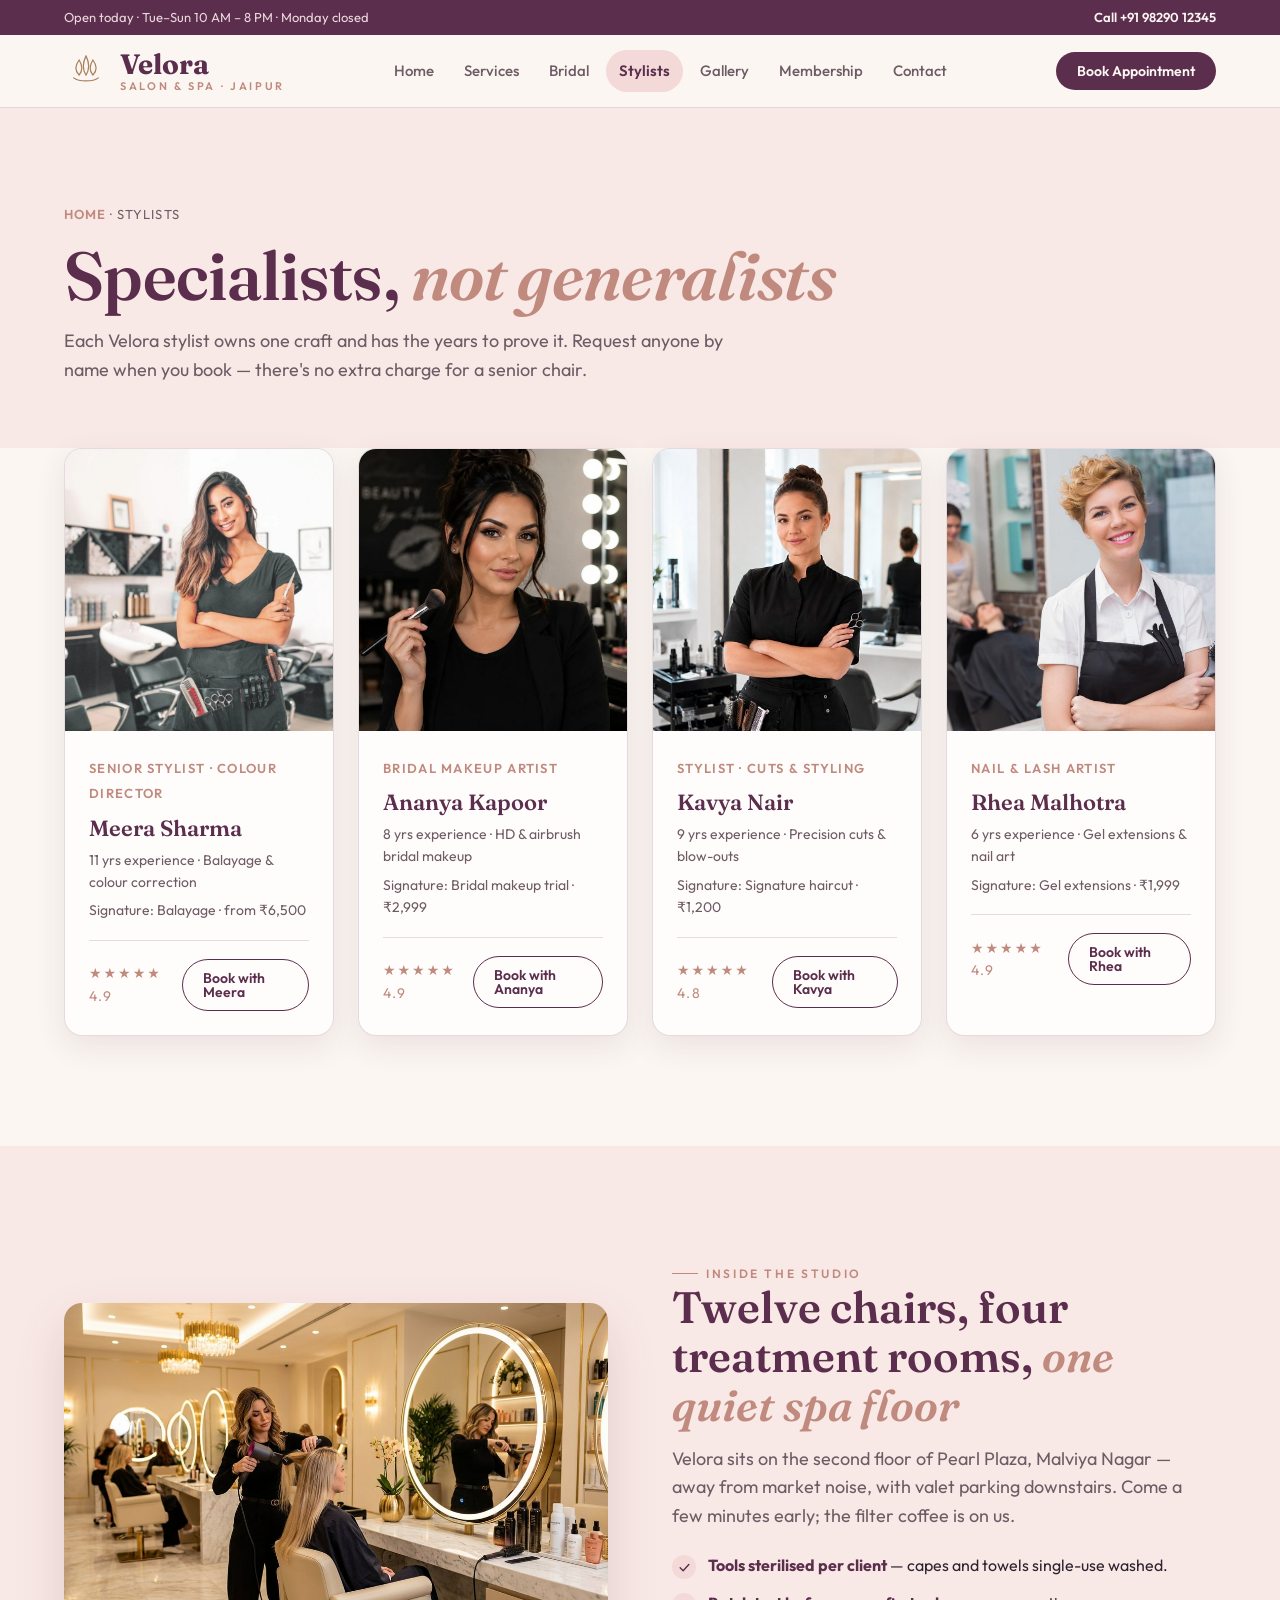
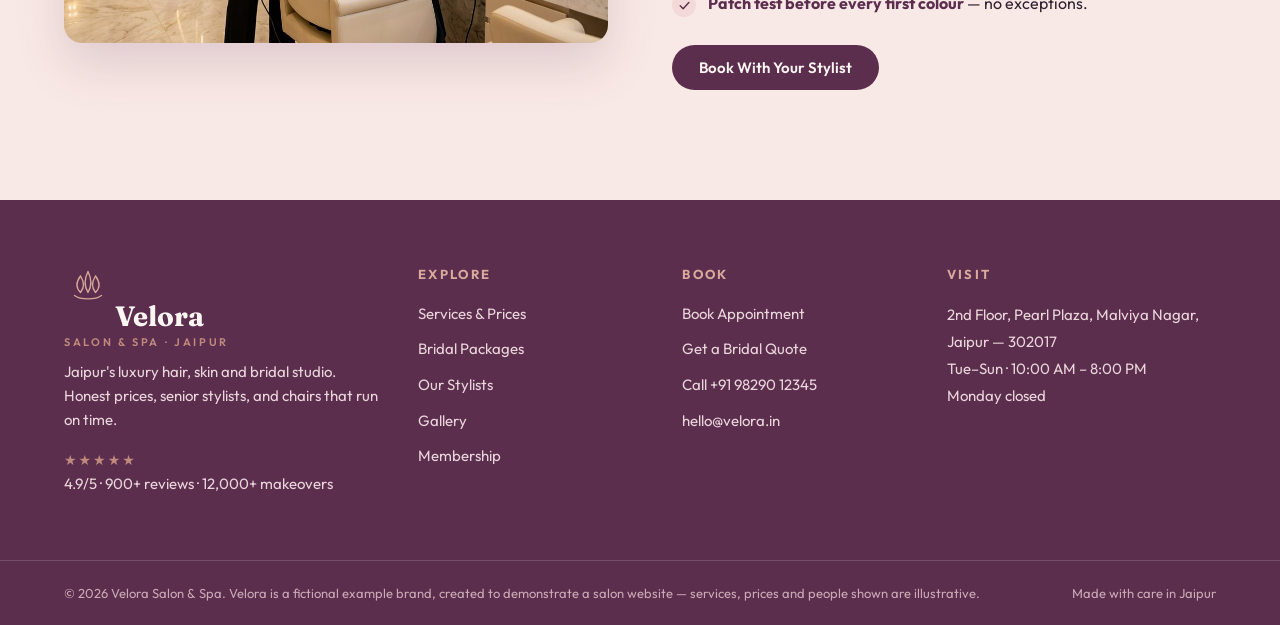
<file: stylists.html>
<!DOCTYPE html>
<html lang="en">
<head>
<meta charset="UTF-8">
<meta name="viewport" content="width=device-width, initial-scale=1.0">
<title>Our Stylists — Velora Salon & Spa, Jaipur</title>
<meta name="description" content="Meet the Velora team — Meera, Ananya, Kavya and Rhea. Senior specialists with 6–11 years at the chair. Request your stylist by name.">
<link rel="preconnect" href="https://fonts.googleapis.com">
<link rel="preconnect" href="https://fonts.gstatic.com" crossorigin>
<link href="https://fonts.googleapis.com/css2?family=Fraunces:ital,opsz,wght@0,9..144,500;0,9..144,600;0,9..144,700;1,9..144,500&family=Outfit:wght@400;500;600;700&display=swap" rel="stylesheet">
<link rel="stylesheet" href="assets/css/style.css">
<link rel="icon" href="assets/img/poster-hero.jpg">

</head>
<body data-page="stylists">
<header class="site-header">
  <div class="topbar"><div class="wrap topbar-in">
    <span>Open today · Tue–Sun 10 AM – 8 PM · Monday closed</span>
    <a href="tel:+919829012345">Call +91 98290 12345</a>
  </div></div>
  <div class="wrap nav-row">
    <a class="brand" href="index.html" aria-label="Velora Salon and Spa — home">
      <svg class="icon draw" viewBox="0 0 64 64" aria-hidden="true"><path pathLength="1" style="--d:.0s" d="M32 10 C27 20 27 30 32 38 C37 30 37 20 32 10 Z"/><path pathLength="1" style="--d:.15s" d="M22 16 C16 24 16 32 22 38 C27 32 27 24 22 16 Z"/><path pathLength="1" style="--d:.3s" d="M42 16 C48 24 48 32 42 38 C37 32 37 24 42 16 Z"/><path pathLength="1" style="--d:.45s" d="M14 42 C22 48 42 48 50 42"/></svg>
      <span class="brand-name">Velora<small>Salon &amp; Spa · Jaipur</small></span>
    </a>
    <nav class="main-nav" id="mainNav" aria-label="Main navigation"><a href="index.html" data-nav="home">Home</a><a href="services.html" data-nav="services">Services</a><a href="bridal.html" data-nav="bridal">Bridal</a><a href="stylists.html" data-nav="stylists">Stylists</a><a href="gallery.html" data-nav="gallery">Gallery</a><a href="membership.html" data-nav="membership">Membership</a><a href="contact.html" data-nav="contact">Contact</a></nav>
    <div class="nav-cta">
      <a class="btn btn-primary btn-sm magnetic" href="booking.html">Book Appointment</a>
      <button class="menu-btn" id="menuBtn" aria-label="Open menu" aria-expanded="false"><span></span><span></span><span></span></button>
    </div>
  </div>
</header>
<main>

<section class="page-hero"><div class="wrap">
  <p class="crumbs"><a href="index.html">Home</a> · Stylists</p>
  <h1>Specialists, <em>not generalists</em></h1>
  <p class="lede">Each Velora stylist owns one craft and has the years to prove it. Request anyone by name when you book — there's no extra charge for a senior chair.</p>
</div></section>
<section style="padding-top:0"><div class="wrap">
  <div class="grid grid-4"><article class="card stylist rv rv-d0">
  <div class="ph"><img src="assets/img/stylist-meera.jpg" alt="Meera Sharma, senior stylist, holding her scissors in the salon" loading="lazy"></div>
  <div class="card-body">
    <span class="role">Senior Stylist · Colour Director</span>
    <h3>Meera Sharma</h3>
    <p class="meta">11 yrs experience · Balayage & colour correction</p>
    <p class="meta">Signature: Balayage · from ₹6,500</p>
    <div class="foot"><span class="stars">★★★★★ 4.9</span><a class="btn btn-ghost btn-sm" href="booking.html?stylist=Meera%20Sharma">Book with Meera</a></div>
  </div>
</article><article class="card stylist rv rv-d1">
  <div class="ph"><img src="assets/img/stylist-ananya.jpg" alt="Ananya Kapoor, bridal makeup artist, holding a makeup brush" loading="lazy"></div>
  <div class="card-body">
    <span class="role">Bridal Makeup Artist</span>
    <h3>Ananya Kapoor</h3>
    <p class="meta">8 yrs experience · HD & airbrush bridal makeup</p>
    <p class="meta">Signature: Bridal makeup trial · ₹2,999</p>
    <div class="foot"><span class="stars">★★★★★ 4.9</span><a class="btn btn-ghost btn-sm" href="booking.html?stylist=Ananya%20Kapoor">Book with Ananya</a></div>
  </div>
</article><article class="card stylist rv rv-d2">
  <div class="ph"><img src="assets/img/stylist-kavya.jpg" alt="Kavya Nair, stylist, standing with her tool apron in the studio" loading="lazy"></div>
  <div class="card-body">
    <span class="role">Stylist · Cuts & Styling</span>
    <h3>Kavya Nair</h3>
    <p class="meta">9 yrs experience · Precision cuts & blow-outs</p>
    <p class="meta">Signature: Signature haircut · ₹1,200</p>
    <div class="foot"><span class="stars">★★★★★ 4.8</span><a class="btn btn-ghost btn-sm" href="booking.html?stylist=Kavya%20Nair">Book with Kavya</a></div>
  </div>
</article><article class="card stylist rv rv-d3">
  <div class="ph"><img src="assets/img/stylist-rhea.jpg" alt="Rhea Malhotra, nail artist, smiling beside a styling chair" loading="lazy"></div>
  <div class="card-body">
    <span class="role">Nail & Lash Artist</span>
    <h3>Rhea Malhotra</h3>
    <p class="meta">6 yrs experience · Gel extensions & nail art</p>
    <p class="meta">Signature: Gel extensions · ₹1,999</p>
    <div class="foot"><span class="stars">★★★★★ 4.9</span><a class="btn btn-ghost btn-sm" href="booking.html?stylist=Rhea%20Malhotra">Book with Rhea</a></div>
  </div>
</article></div>
</div></section>
<section class="blush-bg"><div class="wrap split">
  <div class="media rv"><img src="assets/img/studio-interior.jpg" alt="Inside the Velora studio — styling stations with round mirrors" loading="lazy"></div>
  <div class="rv rv-d1">
    <span class="eyebrow">Inside the studio</span>
    <h2>Twelve chairs, four treatment rooms, <em>one quiet spa floor</em></h2>
    <p class="lede" style="margin-top:14px">Velora sits on the second floor of Pearl Plaza, Malviya Nagar — away from market noise, with valet parking downstairs. Come a few minutes early; the filter coffee is on us.</p>
    <ul class="check-list">
      <li><span class="tick"><svg viewBox="0 0 24 24"><path d="M4 12.5 L9.5 18 L20 6.5"/></svg></span><span><b>Tools sterilised per client</b> — capes and towels single-use washed.</span></li>
      <li><span class="tick"><svg viewBox="0 0 24 24"><path d="M4 12.5 L9.5 18 L20 6.5"/></svg></span><span><b>Patch test before every first colour</b> — no exceptions.</span></li>
    </ul>
    <a class="btn btn-primary magnetic" href="booking.html">Book With Your Stylist</a>
  </div>
</div></section>
</main>
<footer class="site-footer">
  <div class="wrap foot-grid">
    <div class="foot-brand">
      <svg class="icon draw" viewBox="0 0 64 64" aria-hidden="true"><path pathLength="1" style="--d:.0s" d="M32 10 C27 20 27 30 32 38 C37 30 37 20 32 10 Z"/><path pathLength="1" style="--d:.15s" d="M22 16 C16 24 16 32 22 38 C27 32 27 24 22 16 Z"/><path pathLength="1" style="--d:.3s" d="M42 16 C48 24 48 32 42 38 C37 32 37 24 42 16 Z"/><path pathLength="1" style="--d:.45s" d="M14 42 C22 48 42 48 50 42"/></svg>
      <span class="brand-name">Velora<small>Salon &amp; Spa · Jaipur</small></span>
      <p>Jaipur's luxury hair, skin and bridal studio. Honest prices, senior stylists, and chairs that run on time.</p>
      <p><span class="stars">★★★★★</span><br>4.9/5 · 900+ reviews · 12,000+ makeovers</p>
    </div>
    <div><h4>Explore</h4><ul>
      <li><a href="services.html">Services &amp; Prices</a></li>
      <li><a href="bridal.html">Bridal Packages</a></li>
      <li><a href="stylists.html">Our Stylists</a></li>
      <li><a href="gallery.html">Gallery</a></li>
      <li><a href="membership.html">Membership</a></li>
    </ul></div>
    <div><h4>Book</h4><ul>
      <li><a href="booking.html">Book Appointment</a></li>
      <li><a href="bridal.html">Get a Bridal Quote</a></li>
      <li><a href="tel:+919829012345">Call +91 98290 12345</a></li>
      <li><a href="mailto:hello@velora.in">hello@velora.in</a></li>
    </ul></div>
    <div class="visit"><h4>Visit</h4><p>
      2nd Floor, Pearl Plaza, Malviya Nagar,<br>Jaipur — 302017<br>
      Tue–Sun · 10:00 AM – 8:00 PM<br>Monday closed</p></div>
  </div>
  <div class="foot-base"><div class="wrap">
    <p>© 2026 Velora Salon &amp; Spa. Velora is a fictional example brand, created to demonstrate a salon website — services, prices and people shown are illustrative.</p>
    <p>Made with care in Jaipur</p>
  </div></div>
</footer>
<a class="sticky-book" href="booking.html">Book Appointment</a>
<div class="cursor-dot" id="cursorDot"></div><div class="cursor-ring" id="cursorRing"><span id="cursorLabel"></span></div>
<script src="assets/js/main.js"></script>
</body>
</html>
</file>
<file: assets/css/style.css>
/* Velora Salon & Spa — GitHub Pages rebuild
   Palette: cream #FBF6F1 · blush #F3D9D7 · plum #5C2E4E · rose-gold #C08A7E
   Icons: thin-line gold #A9805B, 1.8px stroke, no fill.
   Native scrolling only. No Lenis, no pins, no scroll-scrub. */
:root{
  --cream:#FBF6F1; --cream-2:#F7EEE7; --blush:#F3D9D7; --blush-2:#F9E9E6;
  --plum:#5C2E4E; --plum-2:#48203D; --plum-soft:#7A4A6B;
  --rose:#C08A7E; --rose-2:#D9A99B; --gold:#A9805B;
  --ink:#2E2230; --muted:#6E5B66; --line:rgba(92,46,78,.16);
  --white:#FFFDFB; --err:#B3261E;
  --r:18px; --r-sm:12px;
  --shadow:0 10px 30px rgba(92,46,78,.10);
  --shadow-lg:0 22px 50px rgba(92,46,78,.16);
  --font-d:"Fraunces",Georgia,serif; --font-b:"Outfit",system-ui,sans-serif;
}
*{margin:0;padding:0;box-sizing:border-box}
html{scroll-behavior:smooth}
body{background:var(--cream);color:var(--ink);font-family:var(--font-b);font-size:16px;line-height:1.6;-webkit-font-smoothing:antialiased;overflow-x:hidden}
img,video{display:block;max-width:100%}
a{color:inherit;text-decoration:none}
ul{list-style:none}
button{font-family:inherit;cursor:pointer}
::selection{background:var(--rose);color:#fff}
.wrap{max-width:1200px;margin:0 auto;padding:0 24px}
h1,h2,h3{font-family:var(--font-d);font-weight:600;line-height:1.12;color:var(--plum)}
h1{font-size:clamp(42px,6vw,68px);letter-spacing:-.01em}
h2{font-size:clamp(30px,4vw,44px)}
h3{font-size:22px}
h1 em,h2 em{font-style:italic;color:var(--rose)}
.lede{font-size:18px;color:var(--muted);max-width:640px}
.eyebrow{display:inline-flex;align-items:center;gap:8px;text-transform:uppercase;letter-spacing:.22em;font-size:12px;font-weight:600;color:var(--rose)}
.eyebrow::before{content:"";width:26px;height:1px;background:var(--rose)}
section{padding:clamp(64px,9vw,110px) 0}
.sec-head{max-width:720px;margin-bottom:clamp(32px,5vw,56px)}
.sec-head h2{margin:10px 0 14px}
.blush-bg{background:var(--blush-2)}
.plum-bg{background:var(--plum);color:#F7EDEA}
.plum-bg h2,.plum-bg h3{color:#FBF6F1}
.plum-bg .lede{color:#E9D5DA}

/* ---------- buttons ---------- */
.btn{display:inline-flex;align-items:center;justify-content:center;gap:8px;padding:14px 26px;border-radius:999px;border:1px solid transparent;font-weight:600;font-size:15px;line-height:1;transition:transform .25s ease,background .25s ease,color .25s ease,border-color .25s ease;will-change:transform}
.btn-primary{background:var(--plum);color:#FBF6F1}
.btn-primary:hover{background:var(--plum-2)}
.btn-ghost{border-color:var(--plum);color:var(--plum);background:transparent}
.btn-ghost:hover{background:var(--plum);color:#FBF6F1}
.btn-light{background:#FBF6F1;color:var(--plum)}
.btn-light:hover{background:#fff}
.btn-sm{padding:11px 20px;font-size:14px}
.btn-block{width:100%}

/* ---------- header ---------- */
.topbar{background:var(--plum);color:#EBD8DC;font-size:13px}
.topbar-in{display:flex;justify-content:space-between;gap:16px;padding:7px 24px}
.topbar a{font-weight:600;color:#FBF6F1}
.site-header{position:sticky;top:0;z-index:200;background:rgba(251,246,241,.92);backdrop-filter:blur(10px);border-bottom:1px solid var(--line);transition:box-shadow .3s ease}
.site-header.scrolled{box-shadow:0 6px 24px rgba(92,46,78,.10)}
.nav-row{display:flex;align-items:center;justify-content:space-between;gap:20px;padding:14px 24px}
.brand{display:flex;align-items:center;gap:12px}
.brand .icon{width:44px;height:44px;color:var(--gold)}
.brand-name{font-family:var(--font-d);font-size:28px;font-weight:700;color:var(--plum);line-height:1}
.brand-name small{display:block;font-family:var(--font-b);font-size:11px;font-weight:600;letter-spacing:.24em;text-transform:uppercase;color:var(--rose);margin-top:3px}
.main-nav{display:flex;gap:4px}
.main-nav a{padding:9px 13px;border-radius:999px;font-weight:500;font-size:15px;color:var(--muted);transition:color .2s,background .2s}
.main-nav a:hover{color:var(--plum);background:var(--blush-2)}
.main-nav a.active{color:var(--plum);background:var(--blush);font-weight:600}
.nav-cta{display:flex;align-items:center;gap:12px}
.menu-btn{display:none;background:none;border:0;padding:8px}
.menu-btn span{display:block;width:24px;height:2px;background:var(--plum);margin:5px 0;border-radius:2px;transition:transform .3s,opacity .3s}
.menu-btn.open span:nth-child(1){transform:translateY(7px) rotate(45deg)}
.menu-btn.open span:nth-child(2){opacity:0}
.menu-btn.open span:nth-child(3){transform:translateY(-7px) rotate(-45deg)}

/* ---------- hero ---------- */
.hero{position:relative;min-height:92vh;display:flex;align-items:flex-end;padding:0 0 clamp(48px,7vw,90px);overflow:hidden}
.hero-video{position:absolute;inset:0;width:100%;height:100%;object-fit:cover}
.hero::after{content:"";position:absolute;inset:0;background:linear-gradient(180deg,rgba(46,20,38,.25) 0%,rgba(46,20,38,.15) 45%,rgba(46,20,38,.72) 100%)}
.hero-in{position:relative;z-index:2;color:#FBF6F1;max-width:1200px;margin:0 auto;padding:0 24px;width:100%}
.hero .eyebrow{color:#F0D3C8}
.hero .eyebrow::before{background:#F0D3C8}
.hero h1{color:#FBF6F1;max-width:640px;margin:14px 0 18px}
.hero-sub{font-size:19px;color:#F3E6E1;max-width:560px;margin-bottom:30px}
.hero-cta{display:flex;flex-wrap:wrap;gap:14px;margin-bottom:34px}
.hero-trust{display:flex;flex-wrap:wrap;gap:10px 28px;font-size:15px;color:#F3E6E1}
.hero-trust b{color:#fff}
.hero-trust .stars{color:#F0C9A0;letter-spacing:2px}
.hero-lotus{position:absolute;right:5%;top:16%;z-index:2;width:120px;height:120px;color:#F0D3C8;opacity:.9}

/* ---------- stats ---------- */
.stats{background:var(--plum);color:#FBF6F1;padding:44px 0}
.stats-grid{display:grid;grid-template-columns:repeat(4,1fr);gap:24px;text-align:center}
.stat b{display:block;font-family:var(--font-d);font-size:clamp(30px,3.4vw,44px);font-weight:600;color:#F0D3C8}
.stat span{font-size:14px;color:#E9D5DA}

/* ---------- cards & grids ---------- */
.grid{display:grid;gap:24px}
.grid-4{grid-template-columns:repeat(4,1fr)}
.grid-3{grid-template-columns:repeat(3,1fr)}
.grid-2{grid-template-columns:repeat(2,1fr)}
.card{background:var(--white);border:1px solid var(--line);border-radius:var(--r);overflow:hidden;box-shadow:var(--shadow);transition:transform .35s ease,box-shadow .35s ease}
.card:hover{transform:translateY(-6px);box-shadow:var(--shadow-lg)}
.card .ph{overflow:hidden;aspect-ratio:4/3}
.card .ph img{width:100%;height:100%;object-fit:cover;transition:transform .6s ease}
.card:hover .ph img{transform:scale(1.06)}
.card-body{padding:24px}
.card-body h3{margin:10px 0 8px}
.card-body p{color:var(--muted);font-size:15px}
.card .icon{width:54px;height:54px;color:var(--gold)}
.tag{display:inline-block;font-size:12px;font-weight:700;letter-spacing:.14em;text-transform:uppercase;color:var(--rose)}
.price{font-family:var(--font-d);font-size:24px;font-weight:700;color:var(--plum)}
.price small{font-family:var(--font-b);font-size:13px;font-weight:500;color:var(--muted)}
.foot{display:flex;align-items:center;justify-content:space-between;gap:12px;margin-top:18px;padding-top:18px;border-top:1px solid var(--line)}

/* ---------- split feature rows ---------- */
.split{display:grid;grid-template-columns:1fr 1fr;gap:clamp(32px,5vw,64px);align-items:center}
.media{border-radius:var(--r);overflow:hidden;box-shadow:var(--shadow-lg);position:relative}
.media img,.media video{width:100%;height:100%;object-fit:cover;aspect-ratio:16/10}
.check-list{margin:22px 0 28px;display:grid;gap:12px}
.check-list li{display:flex;gap:12px;align-items:flex-start}
.check-list .tick{flex:0 0 24px;width:24px;height:24px;border-radius:50%;background:var(--blush);display:grid;place-items:center;margin-top:2px}
.check-list .tick svg{width:13px;height:13px;stroke:var(--plum);stroke-width:2.6;fill:none;stroke-linecap:round;stroke-linejoin:round}
.check-list b{color:var(--plum)}

/* ---------- before / after slider ---------- */
.ba{position:relative;overflow:hidden;border-radius:var(--r);box-shadow:var(--shadow-lg);aspect-ratio:16/10;touch-action:pan-y;cursor:ew-resize;--x:50%}
.ba img{position:absolute;inset:0;width:100%;height:100%;object-fit:cover}
.ba .ba-after{clip-path:inset(0 0 0 var(--x))}
.ba .ba-handle{position:absolute;top:0;bottom:0;left:var(--x);width:2px;background:#FBF6F1;transform:translateX(-50%);z-index:3}
.ba .ba-knob{position:absolute;top:50%;left:var(--x);transform:translate(-50%,-50%);width:48px;height:48px;border-radius:50%;background:#FBF6F1;color:var(--plum);display:grid;place-items:center;font-size:20px;box-shadow:0 4px 16px rgba(0,0,0,.25);z-index:4}
.ba .ba-label{position:absolute;top:16px;z-index:2;background:rgba(46,20,38,.72);color:#FBF6F1;font-size:12px;font-weight:700;letter-spacing:.14em;text-transform:uppercase;padding:7px 12px;border-radius:999px}
.ba .ba-label.l{left:16px}.ba .ba-label.r{right:16px}
.ba-note{margin-top:16px;color:var(--muted);font-size:15px}
.ba-note b{color:var(--plum)}

/* ---------- stylists ---------- */
.stylist .ph{aspect-ratio:1/1.05}
.stylist .role{font-size:13px;font-weight:600;letter-spacing:.1em;text-transform:uppercase;color:var(--rose)}
.stylist .meta{font-size:14px;color:var(--muted);margin-top:6px}
.stars{color:var(--rose);letter-spacing:2px;font-size:14px}

/* ---------- testimonials ---------- */
.quote{background:var(--white);border:1px solid var(--line);border-radius:var(--r);padding:30px;box-shadow:var(--shadow)}
.quote p{font-family:var(--font-d);font-size:19px;line-height:1.5;color:var(--plum);margin:14px 0 20px}
.quote footer{display:flex;align-items:center;gap:14px}
.avatar{width:48px;height:48px;border-radius:50%;background:var(--blush);color:var(--plum);display:grid;place-items:center;font-weight:700;font-family:var(--font-d)}
.quote footer small{display:block;color:var(--muted)}

/* ---------- FAQ ---------- */
.faq-item{background:var(--white);border:1px solid var(--line);border-radius:var(--r-sm);margin-bottom:12px;overflow:hidden}
.faq-q{width:100%;display:flex;justify-content:space-between;align-items:center;gap:16px;background:none;border:0;padding:20px 22px;text-align:left;font-size:17px;font-weight:600;color:var(--plum)}
.faq-q .plus{flex:0 0 28px;width:28px;height:28px;border-radius:50%;border:1px solid var(--line);display:grid;place-items:center;font-size:18px;color:var(--rose);transition:transform .3s ease}
.faq-item.open .plus{transform:rotate(45deg)}
.faq-a{max-height:0;overflow:hidden;transition:max-height .4s ease}
.faq-a p{padding:0 22px 20px;color:var(--muted)}

/* ---------- CTA band ---------- */
.cta-band{text-align:center}
.cta-band h2{margin:12px 0 16px}
.cta-band .lede{margin:0 auto 30px}
.cta-actions{display:flex;flex-wrap:wrap;justify-content:center;gap:14px}
.cta-band .call{margin-top:22px;color:#E9D5DA}
.cta-band .call a{color:#FBF6F1;font-weight:700;text-decoration:underline}

/* ---------- services page ---------- */
.filters{display:flex;flex-wrap:wrap;gap:10px;margin-bottom:12px}
.chip{padding:10px 20px;border-radius:999px;border:1px solid var(--line);background:var(--white);font-weight:600;font-size:14px;color:var(--muted);transition:all .25s}
.chip:hover{border-color:var(--plum);color:var(--plum)}
.chip.active{background:var(--plum);border-color:var(--plum);color:#FBF6F1}
.count-line{color:var(--muted);font-size:15px;margin-bottom:28px}
.count-line b{color:var(--plum)}
.svc .svc-top{display:flex;justify-content:space-between;align-items:flex-start;gap:12px}
.svc .dur{font-size:13px;color:var(--muted);white-space:nowrap;padding-top:6px}
.svc .desc{margin-top:8px}
.svc .price-row{display:flex;justify-content:space-between;align-items:center;margin-top:18px;padding-top:16px;border-top:1px solid var(--line)}

/* ---------- bridal ---------- */
.pkg{position:relative;display:flex;flex-direction:column}
.pkg.featured{border:2px solid var(--rose);transform:scale(1.02)}
.pkg .ribbon{position:absolute;top:-14px;left:50%;transform:translateX(-50%);background:var(--rose);color:#fff;font-size:12px;font-weight:700;letter-spacing:.12em;text-transform:uppercase;padding:7px 16px;border-radius:999px;white-space:nowrap}
.pkg ul{display:grid;gap:10px;margin:18px 0 24px}
.pkg ul li{display:flex;gap:10px;align-items:flex-start;font-size:15px;color:var(--muted)}
.pkg ul li .tick{flex:0 0 22px;width:22px;height:22px;border-radius:50%;background:var(--blush);display:grid;place-items:center;margin-top:2px}
.pkg ul li .tick svg{width:12px;height:12px;stroke:var(--plum);stroke-width:2.6;fill:none;stroke-linecap:round;stroke-linejoin:round}
.pkg .btn{margin-top:auto}
.steps{display:grid;grid-template-columns:repeat(4,1fr);gap:24px;counter-reset:step}
.step{position:relative;padding-top:16px}
.step .num{font-family:var(--font-d);font-size:44px;font-weight:700;color:var(--rose);opacity:.85}
.step h3{margin:8px 0 6px}
.step p{color:var(--muted);font-size:15px}

/* ---------- gallery ---------- */
.look{position:relative;border-radius:var(--r);overflow:hidden;cursor:pointer;box-shadow:var(--shadow);aspect-ratio:4/5}
.look img{width:100%;height:100%;object-fit:cover;transition:transform .6s ease}
.look:hover img{transform:scale(1.07)}
.look figcaption{position:absolute;left:0;right:0;bottom:0;padding:44px 18px 16px;background:linear-gradient(180deg,transparent,rgba(46,20,38,.82));color:#FBF6F1}
.look figcaption b{display:block;font-family:var(--font-d);font-size:19px}
.look figcaption span{font-size:13px;color:#EFDCD6}
.lightbox{position:fixed;inset:0;z-index:500;background:rgba(46,20,38,.92);display:none;align-items:center;justify-content:center;padding:24px}
.lightbox.open{display:flex}
.lightbox figure{max-width:860px;width:100%;text-align:center}
.lightbox img{max-height:78vh;width:auto;max-width:100%;margin:0 auto;border-radius:var(--r)}
.lightbox figcaption{color:#FBF6F1;margin-top:16px}
.lightbox figcaption b{font-family:var(--font-d);font-size:22px;display:block}
.lightbox .lb-close{position:absolute;top:20px;right:24px;background:none;border:1px solid rgba(251,246,241,.5);color:#FBF6F1;width:44px;height:44px;border-radius:50%;font-size:20px}

/* ---------- membership ---------- */
.compare{width:100%;border-collapse:collapse;background:var(--white);border-radius:var(--r);overflow:hidden;box-shadow:var(--shadow)}
.compare th,.compare td{padding:15px 18px;text-align:left;border-bottom:1px solid var(--line);font-size:15px}
.compare thead th{background:var(--plum);color:#FBF6F1;font-family:var(--font-d);font-size:18px}
.compare thead th:first-child{border-radius:var(--r) 0 0 0}
.compare thead th:last-child{border-radius:0 var(--r) 0 0}
.compare td:first-child{font-weight:600;color:var(--plum)}
.compare tr:last-child td{border-bottom:0}
.compare .feat-col{background:var(--blush-2)}
.plan-card{display:flex;flex-direction:column}
.plan-card .per{color:var(--muted);font-size:14px}
.summary{background:var(--white);border:1px solid var(--line);border-radius:var(--r);padding:30px;box-shadow:var(--shadow);max-width:560px;margin:0 auto}
.summary dl{display:grid;grid-template-columns:auto 1fr;gap:10px 24px;margin:18px 0 24px}
.summary dt{color:var(--muted)}
.summary dd{font-weight:600;color:var(--plum);text-align:right}

/* ---------- forms ---------- */
.form-card{background:var(--white);border:1px solid var(--line);border-radius:var(--r);padding:clamp(24px,4vw,40px);box-shadow:var(--shadow)}
.field{margin-bottom:18px}
.field label{display:block;font-weight:600;font-size:14px;color:var(--plum);margin-bottom:7px}
.field input,.field select,.field textarea{width:100%;padding:13px 15px;border:1px solid var(--line);border-radius:var(--r-sm);background:#FFFDFB;font-family:inherit;font-size:15px;color:var(--ink)}
.field input:focus,.field select:focus,.field textarea:focus{outline:2px solid var(--rose);outline-offset:1px;border-color:var(--rose)}
.field .hint{font-size:13px;color:var(--muted);margin-top:5px}
.field.invalid input,.field.invalid select,.field.invalid textarea{border-color:var(--err)}
.field .err-msg{display:none;font-size:13px;color:var(--err);margin-top:5px}
.field.invalid .err-msg{display:block}
.field-row{display:grid;grid-template-columns:1fr 1fr;gap:18px}
.slots{display:flex;flex-wrap:wrap;gap:9px}
.slot{padding:10px 15px;border-radius:999px;border:1px solid var(--line);background:#FFFDFB;font-size:14px;font-weight:600;color:var(--muted)}
.slot:hover{border-color:var(--plum);color:var(--plum)}
.slot.selected{background:var(--plum);border-color:var(--plum);color:#FBF6F1}
.confirm{display:none;text-align:center;padding:20px 0}
.confirm.show{display:block}
.confirm .big-check{width:72px;height:72px;margin:0 auto 18px;border-radius:50%;background:var(--blush);display:grid;place-items:center}
.confirm .big-check svg{width:34px;height:34px;stroke:var(--plum);stroke-width:2.4;fill:none;stroke-linecap:round;stroke-linejoin:round}
.ref-code{display:inline-block;font-family:var(--font-d);font-size:26px;font-weight:700;color:var(--plum);background:var(--blush-2);border:1px dashed var(--rose);border-radius:var(--r-sm);padding:12px 22px;margin:14px 0}
.confirm dl{display:grid;grid-template-columns:auto 1fr;gap:8px 20px;text-align:left;max-width:420px;margin:18px auto 24px}
.confirm dt{color:var(--muted)}
.confirm dd{font-weight:600;color:var(--plum);text-align:right}
.info-list{display:grid;gap:16px;margin-top:26px}
.info-list li{display:flex;gap:14px;align-items:flex-start}
.info-list .ic{flex:0 0 44px;width:44px;height:44px;border-radius:50%;background:var(--blush);display:grid;place-items:center;color:var(--plum)}
.info-list .ic svg{width:20px;height:20px;stroke:currentColor;stroke-width:1.8;fill:none;stroke-linecap:round;stroke-linejoin:round}
.info-list b{color:var(--plum);display:block}
.info-list p{color:var(--muted);font-size:15px}

/* ---------- contact ---------- */
.map-card{border-radius:var(--r);overflow:hidden;box-shadow:var(--shadow);background:var(--blush-2);padding:34px;position:relative;min-height:340px;display:flex;flex-direction:column;justify-content:flex-end}
.map-card .pin{width:56px;height:56px;border-radius:50% 50% 50% 4px;background:var(--plum);color:#FBF6F1;display:grid;place-items:center;transform:rotate(-45deg);margin-bottom:18px}
.map-card .pin svg{width:26px;height:26px;stroke:currentColor;stroke-width:1.8;fill:none;transform:rotate(45deg)}
.map-card h3{margin-bottom:6px}
.map-card p{color:var(--muted)}

/* ---------- footer ---------- */
.site-footer{background:var(--plum);color:#E9D5DA;padding:64px 0 0;margin-top:0}
.foot-grid{display:grid;grid-template-columns:1.4fr 1fr 1fr 1.2fr;gap:40px;padding-bottom:48px}
.foot-brand .icon{width:48px;height:48px;color:#D9A99B;margin-bottom:14px}
.foot-brand .brand-name{color:#FBF6F1}
.foot-brand p{font-size:15px;margin:12px 0 16px;max-width:320px}
.site-footer h4{font-family:var(--font-b);font-size:13px;font-weight:700;letter-spacing:.18em;text-transform:uppercase;color:#D9A99B;margin-bottom:16px}
.site-footer ul{display:grid;gap:10px}
.site-footer ul a{font-size:15px}
.site-footer ul a:hover{color:#FBF6F1;text-decoration:underline}
.site-footer .visit p{font-size:15px;line-height:1.8}
.foot-base{border-top:1px solid rgba(251,246,241,.16);padding:22px 0}
.foot-base .wrap{display:flex;justify-content:space-between;gap:16px;flex-wrap:wrap;font-size:13px;color:#C9A9B4}

/* ---------- sticky mobile book ---------- */
.sticky-book{display:none;position:fixed;left:16px;right:16px;bottom:16px;z-index:300;background:var(--plum);color:#FBF6F1;text-align:center;padding:15px;border-radius:999px;font-weight:700;box-shadow:0 10px 26px rgba(46,20,38,.4)}

/* ---------- animated line icons ---------- */
.icon{stroke:currentColor;fill:none;stroke-width:1.8;stroke-linecap:round;stroke-linejoin:round}
.draw path,.draw circle,.draw ellipse,.draw rect{stroke-dasharray:1;stroke-dashoffset:1;transition:stroke-dashoffset 1s cubic-bezier(.4,0,.2,1) var(--d,0s)}
.draw.in path,.draw.in circle,.draw.in ellipse,.draw.in rect{stroke-dashoffset:0}
.icon .anim-el{transform-box:fill-box}
.icon-scissors:hover .blade-a{transform:rotate(-9deg);transform-origin:center;transition:transform .35s ease}
.icon-scissors:hover .blade-b{transform:rotate(9deg);transform-origin:center;transition:transform .35s ease}
.icon-scissors .blade-a,.icon-scissors .blade-b{transition:transform .35s ease}
.icon-leaf:hover{animation:sway 2.6s ease-in-out infinite;transform-origin:50% 100%}
@keyframes sway{0%,100%{transform:rotate(0)}50%{transform:rotate(4deg)}}
.icon-candle:hover .flame{animation:flicker .9s ease-in-out infinite;transform-origin:center bottom}
@keyframes flicker{0%,100%{transform:scale(1)}50%{transform:scale(1.14) translateY(-1px)}}
.draw.in .stone-mid{animation:breathe 3.6s ease-in-out infinite;transform-origin:center}
@keyframes breathe{0%,100%{transform:scale(1)}50%{transform:scale(1.08)}}
.icon-drop:hover .ripple{animation:ripple 1.6s ease-out 1;transform-origin:center}
@keyframes ripple{0%{transform:scale(.7);opacity:.9}100%{transform:scale(1.45);opacity:0}}
.icon-towel:hover .towel-roll{transform:translateX(3px);transition:transform .4s ease}
.icon-towel .towel-roll{transition:transform .4s ease}
.draw.in .steam{animation:steam 3.2s ease-in-out infinite}
@keyframes steam{0%,100%{opacity:.25}50%{opacity:.9}}
.icon-lotus-hero{animation:floaty 5s ease-in-out infinite}
@keyframes floaty{0%,100%{transform:translateY(0)}50%{transform:translateY(-8px)}}

/* ---------- scroll reveals ---------- */
.rv{opacity:0;transform:translateY(26px);transition:opacity .8s ease,transform .8s cubic-bezier(.22,1,.36,1)}
.rv.in{opacity:1;transform:none}
.rv-d1{transition-delay:.12s}.rv-d2{transition-delay:.24s}.rv-d3{transition-delay:.36s}

/* ---------- custom cursor ---------- */
.cursor-dot,.cursor-ring{position:fixed;top:0;left:0;pointer-events:none;z-index:999;border-radius:50%;display:none}
@media (pointer:fine){
  .cursor-dot,.cursor-ring{display:grid}
}
.cursor-dot{width:8px;height:8px;background:var(--plum);transform:translate(-50%,-50%)}
.cursor-ring{width:38px;height:38px;border:1.5px solid var(--rose);transform:translate(-50%,-50%);place-items:center;transition:width .25s,height .25s,background .25s,border-color .25s}
.cursor-ring span{font-size:11px;font-weight:700;letter-spacing:.06em;color:#fff;opacity:0;transition:opacity .2s}
.cursor-ring.label{width:64px;height:64px;background:var(--plum);border-color:var(--plum)}
.cursor-ring.label span{opacity:1}

/* ---------- page hero ---------- */
.page-hero{padding:clamp(56px,8vw,96px) 0 clamp(40px,6vw,64px);background:var(--blush-2)}
.page-hero h1{margin:12px 0 14px}
.page-hero .lede{max-width:680px}
.crumbs{font-size:13px;color:var(--muted);letter-spacing:.08em;text-transform:uppercase}
.crumbs a{color:var(--rose);font-weight:600}

/* ---------- responsive ---------- */
@media (max-width:1020px){
  .grid-4{grid-template-columns:repeat(2,1fr)}
  .grid-3{grid-template-columns:repeat(2,1fr)}
  .split{grid-template-columns:1fr;gap:36px}
  .steps{grid-template-columns:repeat(2,1fr)}
  .foot-grid{grid-template-columns:1fr 1fr}
  .hero-lotus{display:none}
}
@media (max-width:860px){
  .main-nav{position:fixed;top:0;right:0;bottom:0;width:min(320px,84vw);background:var(--cream);flex-direction:column;padding:90px 28px 28px;gap:6px;box-shadow:-12px 0 40px rgba(46,20,38,.18);transform:translateX(105%);transition:transform .35s ease;z-index:250}
  .main-nav.open{transform:translateX(0)}
  .main-nav a{padding:13px 16px;font-size:17px}
  .menu-btn{display:block;z-index:260}
  .nav-cta .btn{display:none}
  .stats-grid{grid-template-columns:repeat(2,1fr);gap:28px 16px}
  .sticky-book{display:block}
  body{padding-bottom:0}
  .topbar-in span:last-child{display:none}
}
@media (max-width:600px){
  .grid-4,.grid-3,.grid-2{grid-template-columns:1fr}
  .field-row{grid-template-columns:1fr}
  .steps{grid-template-columns:1fr}
  .foot-grid{grid-template-columns:1fr}
  .hero{min-height:84vh}
  .pkg.featured{transform:none}
  .compare{font-size:13px}
  .compare th,.compare td{padding:11px 10px}
}

/* ---------- reduced motion ---------- */
@media (prefers-reduced-motion:reduce){
  html{scroll-behavior:auto}
  *,*::before,*::after{animation:none!important;transition:none!important}
  .rv{opacity:1;transform:none}
  .draw path,.draw circle,.draw ellipse,.draw rect{stroke-dashoffset:0}
}
</file>
